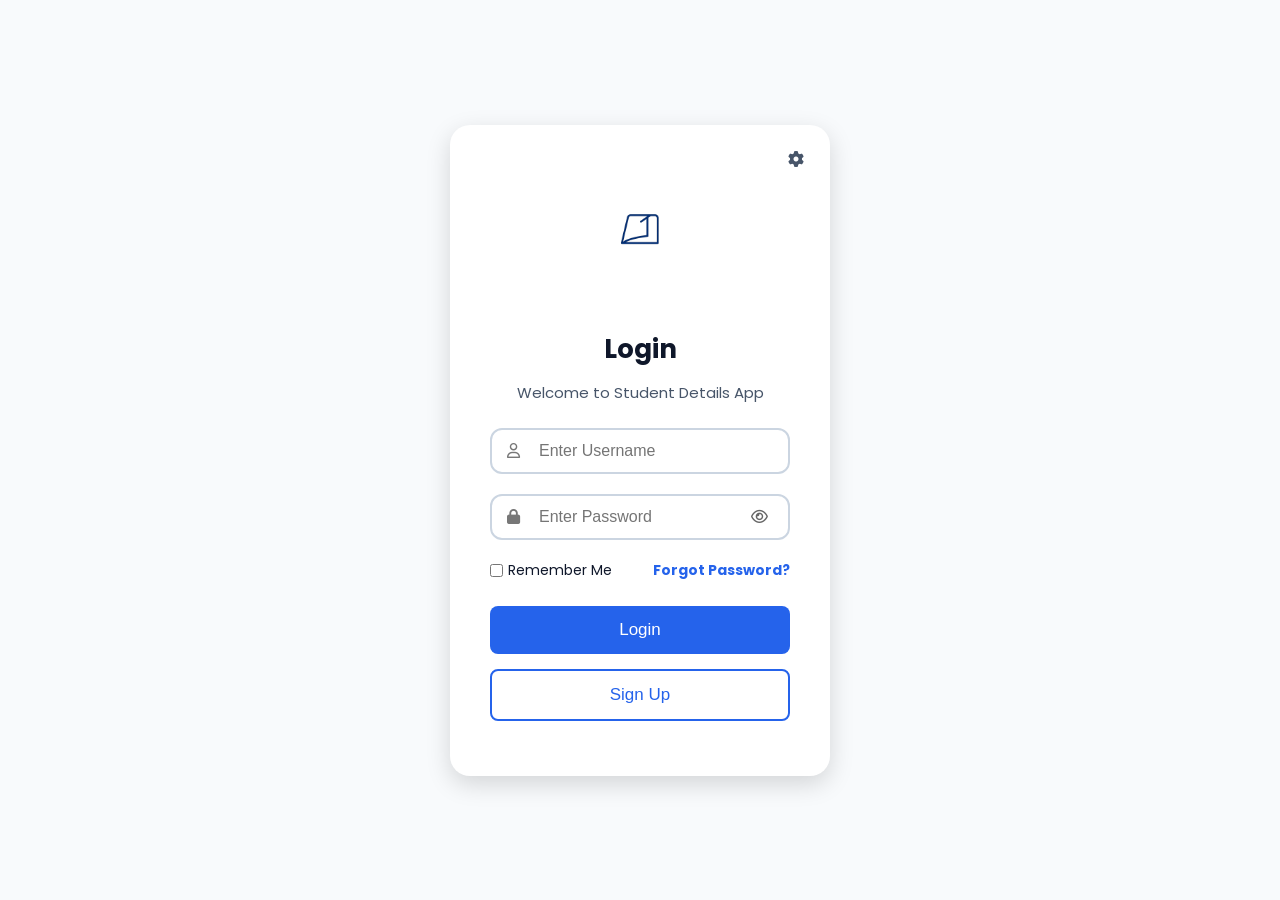
<file: index.html>
<!DOCTYPE html>
<!-- ==========================================================
     Root redirect for GitHub Pages

     GitHub Pages serves whatever is at the repo root. This
     project's real entry point is addedFiles/html/index.html
     (the login page), not the repo root itself - without this
     file, Pages had no index.html to serve and fell back to
     rendering README.md as a plain webpage instead of loading
     the app.

     This file just bounces the visitor straight to the real
     login page, both via an instant JS redirect and a
     <meta http-equiv="refresh"> fallback for anyone with
     JavaScript disabled (and a manual link as a last resort).
     ========================================================== -->
<html lang="en">
<head>
    <meta charset="UTF-8">
    <meta http-equiv="refresh" content="0; url=addedFiles/html/index.html">
    <title>Student Management System</title>
    <script>
        window.location.replace("addedFiles/html/index.html");
    </script>
</head>
<body>
    <p>Redirecting to the <a href="addedFiles/html/index.html">Student Management System</a>...</p>
</body>
</html>
</file>
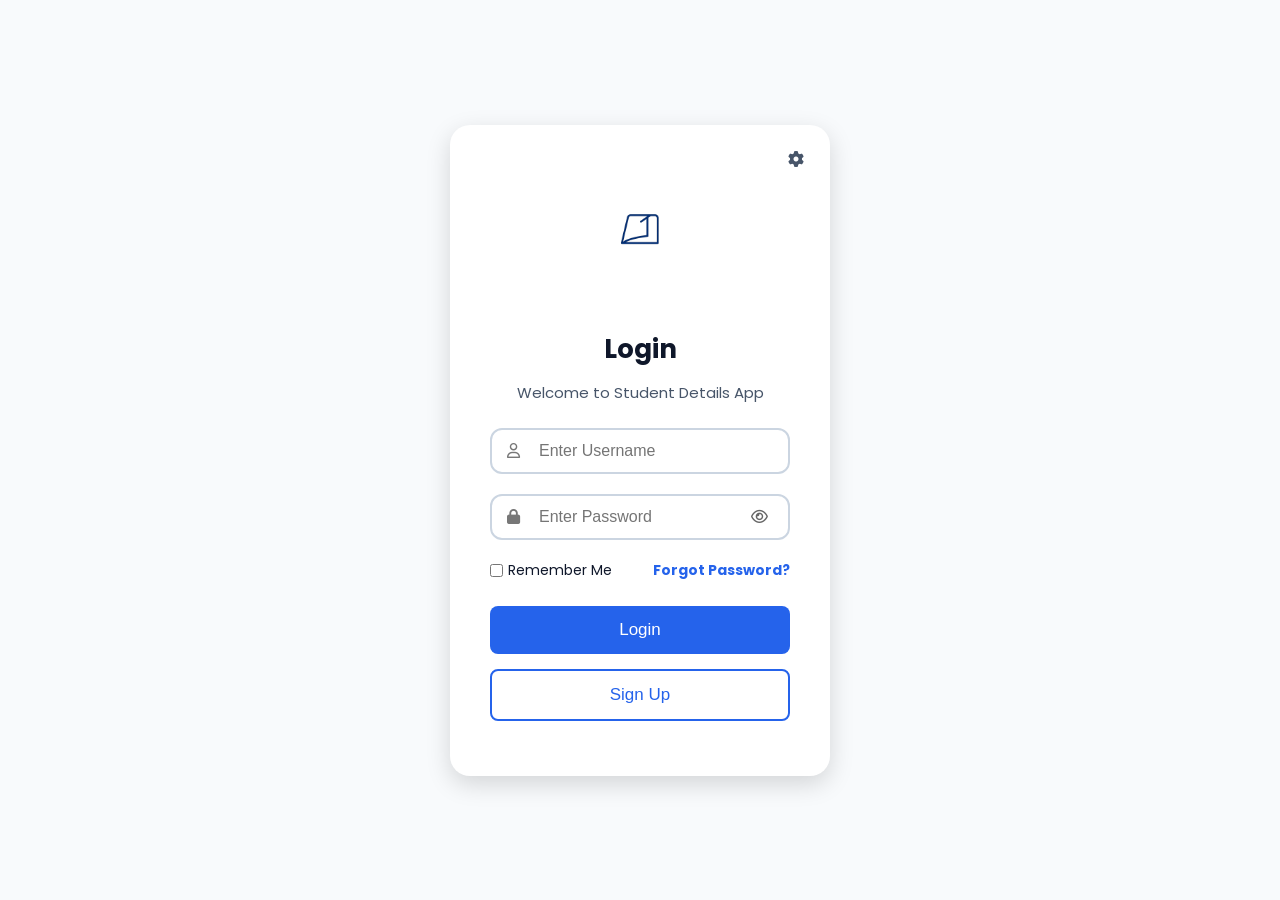
<file: addedFiles/html/index.html>
<!DOCTYPE html>
<!-- ==========================================================
     CONNECTION FIX - what changed in this pass (folder
     structure was NOT changed; only the references below)
     ==========================================================

     Every <script src="../js/application/...js"> tag on this
     page pointed one folder too deep: Config.js, StorageService.js, DataService.js and login.js actually live
     directly under www4/addedFiles/js/, not under an
     "application" sub-folder - so those tags 404'd and none of
     that code ever ran. Fixed by pointing each tag at
     ../js/...js instead, without moving a single file.

     Also added <script src="../js/DataService.js">, which did
     not exist anywhere in the project - see DataService.js for
     details.
     ==========================================================

     FORGOT PASSWORD PAGE (this pass)
     ==========================================================

     Removed the #forgotPasswordOverlay popup and all of its
     markup (both steps, the close/cancel buttons). Forgot
     Password now lives on its own page,
     addedFiles/html/forgotpassword.html - the same pattern
     already used for Sign Up (signup.html). "Forgot Password?"
     below is now a plain link to that page; see login.js for
     the (much simpler) click handler.

     ==========================================================
     CASE-SENSITIVITY FIX (this pass)
     ==========================================================

     The link below pointed at "forgotPassword.html" (capital
     P), but the real file on disk is "forgotpassword.html"
     (all lowercase) - see addedFiles/js/service-worker.js's
     FILES_TO_CACHE, which already had the correct lowercase
     spelling. Windows/local dev servers are case-INsensitive,
     so this worked fine while testing locally - but GitHub
     Pages (and any Linux server) is case-sensitive, so this
     link 404'd there. Fixed to match the real filename exactly;
     no file was renamed.
     ========================================================== -->
<html lang="en">

<head>
    <link rel="manifest" href="../manifest.json">

    <meta name="theme-color" content="#123b8d">

    <meta charset="UTF-8">

    <meta name="viewport" content="width=device-width, initial-scale=1.0">

    <title>Student Management System - Login</title>

    <link rel="stylesheet" href="../login.css">

    <link rel="stylesheet" href="../common/common.css">

    <link rel="stylesheet"
          href="https://cdnjs.cloudflare.com/ajax/libs/font-awesome/6.5.2/css/all.min.css">

</head>

<body>

    <!-- ===========================
         Login Container
    ============================ -->

    <div class="container">

        <div class="login-card">

            <!-- Settings Button (Phase 3): reachable before
                 login so the Server URL / App Name / Logo can
                 be configured without signing in first. -->

            <button
                type="button"
                id="btnLoginSettings"
                class="login-settings-btn"
                title="Settings">

                <i class="fa-solid fa-gear"></i>

            </button>

            <!-- Logo -->

            <img
                id="loginLogo"
                src="../images/logo.png"
                alt="Student Management System Logo"
                class="logo">

            <!-- Login Title -->

            <h2 class="title" id="loginTitle">

                Login

            </h2>

            <p class="subtitle" id="loginSubtitle">

                Welcome to Student Management System

            </p>

            <!-- Username -->

            <div class="input-box">

                <i class="fa-regular fa-user"></i>

                <input
                    type="text"
                    id="username"
                    placeholder="Enter Username"
                    autocomplete="username">

            </div>

            <!-- Password -->

            <div class="input-box">

                <i class="fa-solid fa-lock"></i>

                <input
                    type="password"
                    id="password"
                    placeholder="Enter Password"
                    autocomplete="current-password">

                <i
                    class="fa-regular fa-eye"
                    id="togglePassword"></i>

            </div>

            <!-- Remember Me -->

            <div class="options">

                <label>

                    <input
                        type="checkbox"
                        id="rememberMe">

                    Remember Me

                </label>

                <a href="forgotpassword.html" id="forgotPasswordLink">
                      Forgot Password?
               </a>

            </div>

            <!-- Login Button -->

            <button
                type="button"
                id="loginBtn">

                Login

            </button>

            <!-- Sign Up Button -->

            <button
                type="button"
                class="signup"
                id="signupBtn">

                Sign Up

            </button>

            <!-- Biometric Login Buttons: hidden by default, only
                 shown by login.js when a credential is already
                 registered on this device for this biometric type. -->

            <button
                type="button"
                class="signup"
                id="btnFingerprintLogin"
                style="display:none;">

                <i class="fa-solid fa-fingerprint"></i>
                Login with Fingerprint

            </button>

            <button
                type="button"
                class="signup"
                id="btnFaceLogin"
                style="display:none;">

                <i class="fa-solid fa-face-smile"></i>
                Login with Face

            </button>

        </div>

    </div>


    <!-- JavaScript -->
    <!-- Common dependencies load first so login.js can use Session.login() / Session.logout() -->

    <script src="../js/Config.js"></script>

    <script src="../js/StorageService.js"></script>

    <script src="../js/DataService.js"></script>

    <script src="../common/common.js"></script>

<script src="../common/theme.js"></script>

    <script src="../common/settings.js"></script>

    <script src="../common/activity.js"></script>

    <script src="../common/navigation.js"></script>

    <script src="../common/session.js"></script>

    <script src="../common/register-sw.js"></script>
    
    <script src="../js/LegacyCompatShim.js"></script>

    <script src="../js/BiometricService.js"></script>

    <script src="../js/login.js"></script>

</body>

</html>
</file>
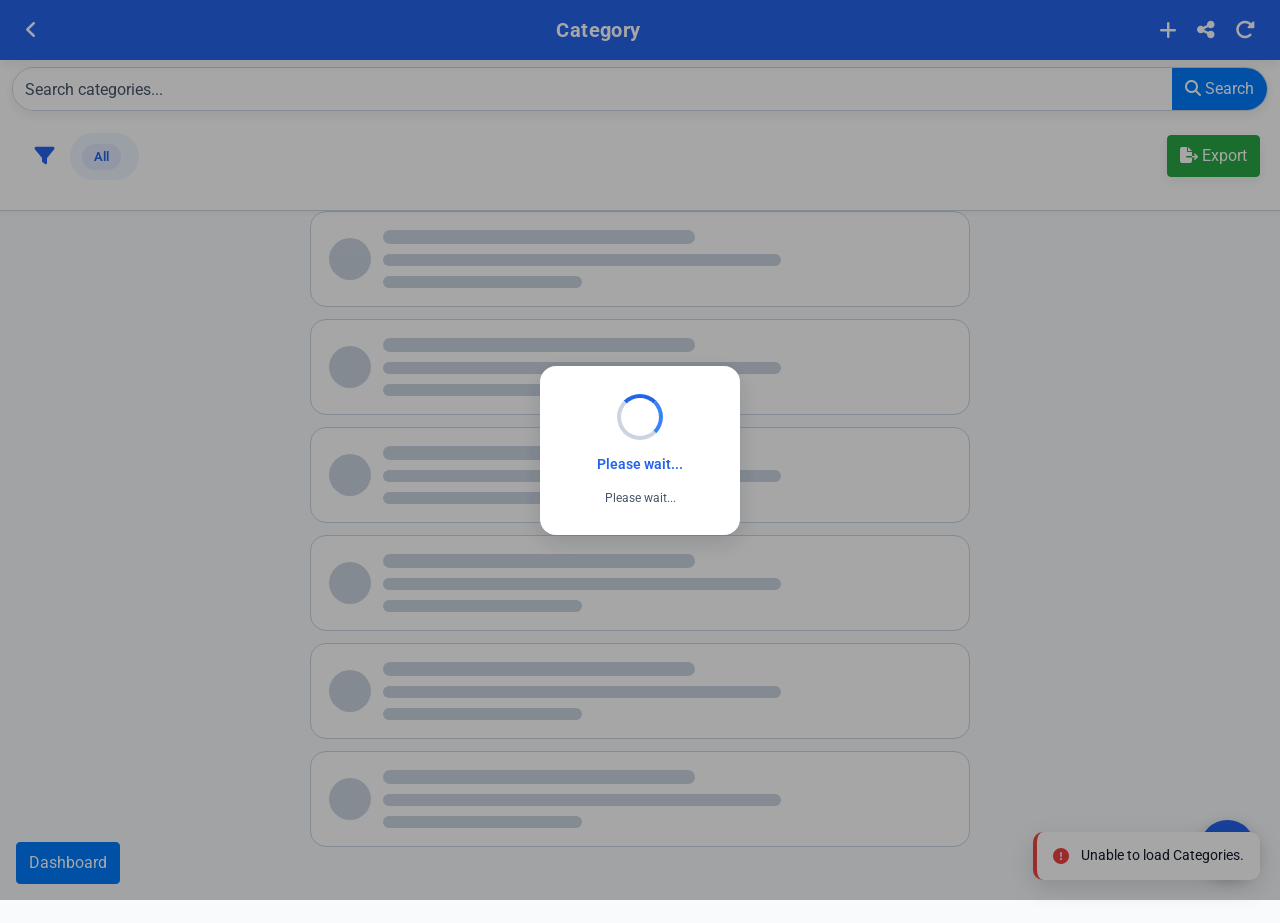
<file: html/categoryList.html>
<!DOCTYPE html>
<html lang="en">
<!-- --------------------------------------------------------
     CONNECTION FIX (mobile/desktop rendering): this page had
     no DOCTYPE and no opening html tag at all (it started
     straight at the head section), which makes browsers render
     it in "quirks mode" instead of standards mode - a common
     cause of inconsistent sizing/spacing between phone and
     desktop browsers. Added the standard, empty HTML5
     boilerplate here; nothing inside the head or body below
     was reordered or removed.
     -------------------------------------------------------- -->
<!-- ==========================================================
     CONNECTION FIX - what changed in this pass (folder
     structure was NOT changed; only the references below)
     ==========================================================

     1. Every <script src="../js/application/...">, <script
        src="../common/...">, <link href="../common/common.css">
        and <link rel="manifest" href="../manifest.json"> on
        this page pointed one folder too shallow. Config.js,
        StorageService.js, common.js, theme.js, navigation.js,
        session.js, register-sw.js, manifest.json and
        common.css actually live under www4/addedFiles/, not
        directly under www4/ - so every one of those tags 404'd
        and none of that shared code ever ran. Fixed by pointing
        each tag at ../addedFiles/... instead, without moving a
        single file.

     2. Added <script src=".../js/application/DataService.js">
        - this file did not exist anywhere in the project, so
        every DataService.* call on this page (loading the
        list, saving, deleting) threw "DataService is not
        defined" as soon as it ran. See DataService.js itself
        for the fix.

     3. Added jQuery and Bootstrap's JS bundle (matching the
        Bootstrap 4.6.2 CSS already linked above). This page's
        own script uses $(...) selectors and Bootstrap's
        .modal('show')/.modal('hide') for the Add/Edit/Filter/
        Info popups, but neither library was ever linked here.
     ========================================================== -->

<head>
	<meta charset="UTF-8">

	<link rel="manifest" href="../addedFiles/manifest.json">

    <!-- --------------------------------------------------------
         CONNECTION FIX (mobile): this page had no viewport meta
         tag at all, so phones rendered it at a fixed ~980px
         desktop width and zoomed out to fit it - buttons and text
         were tiny and hard to tap. Added the same viewport tag
         already used on dashboard/login/profile/settings/signup
         so this page scales correctly on a phone too.
         -------------------------------------------------------- -->

    <meta name="viewport" content="width=device-width, initial-scale=1.0">

    <meta name="theme-color" content="#123b8d">

    <link rel="stylesheet" href="../addedFiles/common/common.css">

    <!-- ------------------------------------------------------------
         Bootstrap and Font Awesome were never linked on this page,
         even though the markup below uses their classes (card,
         container-fluid, form-control, modal, fa-arrow-down, etc).
         Linking them here is the CSS fix for this page - no classes
         in the HTML below were changed.
         ------------------------------------------------------------ -->

    <link rel="stylesheet"
        href="https://cdnjs.cloudflare.com/ajax/libs/twitter-bootstrap/4.6.2/css/bootstrap.min.css">

    <link rel="stylesheet"
        href="https://cdnjs.cloudflare.com/ajax/libs/font-awesome/6.5.2/css/all.min.css">
</head>

<body onload="onBackPress();">

<!-- ------------------------------------------------------------
     CONNECTION FIX: this button used to sit between </head> and
     <body> - not valid HTML anywhere, and with no CSS class at
     all. Browsers "fix" invalid markup like that by moving it to
     be the very first thing inside <body>, unstyled. On this
     page that accidentally ended up hidden behind the header
     below (the header uses position:fixed and happens to sit in
     exactly the same spot), but on a page where the header failed
     to load for any reason, this button was the ONLY thing
     visible - a plain, unstyled "Dashboard" box and nothing else.
     Moved inside <body> (which is valid) and given the same
     .btn/.btn-primary classes already used elsewhere, fixed to
     the bottom-left corner so it never overlaps the header, the
     Add button, or the existing bottom-right controls. The click
     handler (goDashboard(), wired further down this file) was not
     changed. -->

<button id="btnDashboard" class="btn btn-primary"
    style="position:fixed; left:16px; bottom:16px; z-index:950;">
    Dashboard
</button>


  <main class="main-container" style="width: 100%; height: 100%">




	<!-- -------------------------------------------------------------------------------------------------------------------------------- -->


	<!-- List -->
	<div id="list_id" class="list-container" style="padding-bottom: 4em !important;padding-top: 3.8rem;"></div>
	<!-- List -->


	<!-- --------------------------------------------------------------------------------------------------------------------------------- -->





	<!-- -------------------------------------------------------------------------------------------------------------------------- -->


	<!-- ==========================================================
	     ROUND 3 FIX - stray "Dashboard | Close" bar at bottom
	     ----------------------------------------------------------
	     aria-hidden="true" only hides this button from screen
	     readers - it does NOT hide it visually, and this button
	     sits directly in the page's normal document flow (it is
	     not inside any modal-content). With no display:none/hidden
	     attribute, it rendered as a small clickable "x" right after
	     the list, next to the fixed Dashboard button, which is what
	     showed up as an unexplained bar at the bottom of the page.
	     Added an explicit style="display:none;" so it is actually
	     hidden, exactly as its own comment always said it should
	     be. Nothing in Category.script.js/CategoryHTML.script.js
	     calls .click() on this element, so hiding it removes no
	     functionality.
	     ========================================================== -->
	<!-- Hidden Close Button to programmitically close the modals -->
	<button type="button" class="close" data-dismiss="modal" aria-label="Close" aria-hidden="true" style="display:none;"></button>
	<!-- Hidden Close Button to programmitically close the modals -->

	<!-- -------------------------------------------------------------------------------------------------------------------------- -->



	<!-- -------------------------------------------------------------------------------------------------------------------------- -->

	<!-- ==========================================================
	     PRIORITY 3 / 6 FIX - Floating pagination button
	     ----------------------------------------------------------
	     This used to be a bare "#bottom_target_span" scroll-to-
	     bottom anchor with no id and no click handler of its own -
	     it could never have navigated anywhere by itself, but it
	     also never did anything useful like paging. Turned into a
	     real button (id="btn_float_next_page") wired up in
	     onListDocumentReady() to simply trigger the real Prev/Next
	     pagination bar's own Next button (already correctly bound
	     to fetch the next 100 records) - so there is exactly one
	     piece of pagination logic, never a second competing one,
	     and this control can never fall back to opening Dashboard
	     or any other page.
	     ========================================================== -->
	<button type="button" id="btn_float_next_page" class="float-button" title="Next Page" aria-label="Next Page">
		<i class="fa fa-arrow-down"></i>
	</button>

	<!-- -------------------------------------------------------------------------------------------------------------------------- -->



	<!-- -------------------------------------------------------------------------------------------------------------------------- -->
	<!-- Modal for Add/Edit Details -->
	<div class="modal editDetails fade" id="edit_details" tabindex="-1" role="dialog" aria-labelledby="edit_details">	
	  <div class="modal-dialog" role="document">
		<div class="modal-content">

		  <!-- Modal Header -->
		  <div class="modal-header">
			<h4 class="modal-title" id="edit_details_title" style="font-size: x-large;">Category</h4>
			<button type="button" class="close" aria-label="Close" id="add_edit_header_close"><span
				aria-hidden="true">&times;</span></button>
		  </div>
		  <!-- Modal Header -->

		  <!-- Modal Body -->
		  <div class="modal-body">

			<!-- CodeGeneration is working for the div below -->
			<div class="popup_container">


	<div class="form-group" hidden>

		<label class="form-control-label" >Category Id</label>

		<input type="text" id="category_id" class="form-control" value="0" readonly>
	</div>

	<div class="form-group">

		<label class="form-control-label" >Name</label>

		<input type="text" id="name" class="form-control" placeholder="Please Enter Name" required>
	</div>


	<div class="form-group">

		<label class="form-control-label" >Organization Id</label>

		<input type="text" id="organization_id" class="form-control" placeholder="Please Enter Organization Id" required>
	</div>


			</div>

		  </div>
		  <!-- /Modal Body -->
			<!-- Modal Footer -->
			<div class="modal-footer" style="display: block; padding-bottom: 0;">
				<!-- Save and Close Fixed Row -->
				<div class="row">
					<div class="col" id="save_div" style="display: none;">
						<div class="form-group">
							<button style="background-color: var(--app-theme-color);
									  color: aliceblue;
									  font-weight: bolder;" class="form-control" data-theme="a" id="save_data">Save </button>
						</div>
					</div>
					<div class="col">
						<div class="form-group">
							<button style="background-color: var(--app-theme-color);
									  color: aliceblue;
									  font-weight: bolder;" class="form-control" id="add_edit_footer_close">Close </button>
						</div>
					</div>
				</div>
				<!-- /Save and Close Fixed Row -->
			</div>
			<!-- /Modal Footer -->

		</div><!-- /modal-content -->
	  </div><!-- /modal-dialog -->
	</div><!-- /modal -->
	<!-- /Modal for Edit Details -->
	<!-- -------------------------------------------------------------------------------------------------------------------------- -->

<!-- -------------------------------------------------------------------------------------------------------------------------- -->
<!-- Modal for Filter -->
<div class="modal fade" id="modal_filter" tabindex="-1" role="dialog" aria-labelledby="modal-notification">
	<div class="modal-dialog modal-danger modal-dialog-centered modal-10" role="document">
		<div class="modal-content bg-white">
			<!-- Modal Header -->
			<div class="modal-header" style="border-bottom: solid;
			border-bottom-color: #dee2e6;">
				<h2 class="modal-title" id="settings-title" style="color: #181a63;">Filter Categorys</h2>
				<button type="button" class="close" data-dismiss="modal" aria-label="Close"> <span aria-hidden="true" style="color: black; font-size: xx-large;">&times;</span> </button>
			</div>
			<!-- Modal Header -->
		  <div class="modal-body" style="padding-top: 5px; padding-bottom: 0;">


			<div class="form-group">
			  <p class="form-control-label m-b-5 filter-modal-label">Organization</p>
			  <select id="filter_organization_id" class="form-control">
				<option value="0">Select All</option>
			  </select>
			</div>

		  </div>
		  <!-- Modal Footer -->
		  <div class="modal-footer" style="justify-content: center; padding: 0.5rem;">

			<div class="row" style="width: 95%;">
			  <div class="col">
				<div class="form-group">
				  <button style="background-color: var(--app-theme-color);
					  color: aliceblue;
					  font-weight: bolder;" class="form-control" id="btn_filter">Apply
				  </button>
				</div>
			  </div>
			</div>
		  </div>
		  <!-- Modal Footer -->

		</div>
	  </div>
	</div>
	<!-- Modal for Filter -->
	<!-- -------------------------------------------------------------------------------------------------------------------------- -->



<!-- ------------------------------------------------------------------------------------------------ -->
<!-- Modal for Show Info -->
<div class="modal adDetails fade" id="list_details" tabindex="-1" role="dialog" aria-labelledby="list_details">
	<div class="modal-dialog" role="document">
		<div class="modal-content">
			<!-- Modal Header -->
			<div class="modal-header">
				<h4 class="modal-title" id="list_details_title" style="font-size: x-large;">Category Info</h4>
				<button type="button" class="close" data-dismiss="modal" aria-label="Close"><span aria-hidden="true">&times;</span></button>
			</div>
			<!-- /Modal Header -->
			<!-- Modal Body -->
			<div class="modal-body" style="padding: 20px;">
				<div class="info-card">

					<div class="info-card-row" id="category_category_id">
						<span class="info-card-icon"><i class="fa-solid fa-hashtag"></i></span>
						<span class="info-card-text">
							<span class="info-card-label">Category</span>
							<span class="info-card-value" id="lbl_category_id"></span>
						</span>
					</div>

					<div class="info-card-row" id="category_name">
						<span class="info-card-icon"><i class="fa-solid fa-tag"></i></span>
						<span class="info-card-text">
							<span class="info-card-label">Name</span>
							<span class="info-card-value" id="lbl_name"></span>
						</span>
					</div>

					<div class="info-card-row" id="category_organization_id">
						<span class="info-card-icon"><i class="fa-solid fa-building-columns"></i></span>
						<span class="info-card-text">
							<span class="info-card-label">Organization</span>
							<span class="info-card-value" id="lbl_organization_id"></span>
						</span>
					</div>

					<!-- WHY: Category.gs's getCategoryById response only ever included
					     categoryId/categoryName/organization/description - no
					     createdDate/lastUpdated field exists on the Sheet, so those
					     rows would have nothing real to show. Description IS part of
					     the real backend response, so it is wired up here instead. -->
					<div class="info-card-row" id="category_description">
						<span class="info-card-icon"><i class="fa-solid fa-align-left"></i></span>
						<span class="info-card-text">
							<span class="info-card-label">Description</span>
							<span class="info-card-value" id="lbl_description"></span>
						</span>
					</div>

				</div>
			</div>
			<!-- /Modal Body -->
			<!-- Modal Footer -->
			<div class="modal-footer" style="display: block; padding-bottom: 0;">
				<div class="row">
					<div class="col">
						<div class="form-group">
							<button style="background-color: var(--app-theme-color);
						  color: aliceblue;
						  font-weight: bolder;" class="form-control" onclick="$('#list_details').modal('hide');">Close </button>
						</div>
					</div>
				</div>
			</div>
			<!-- /Modal Footer -->
		</div>
		<!-- /modal-content -->
	</div>
	<!-- /modal-dialog -->
</div>
<!-- /modal -->
<!-- /Modal for Show Info -->
<!-- ------------------------------------------------------ -->

	<!-- This span is for scroll down button target -->
	<span id="bottom_target_span"></span>
  </main>
</body>

<!-- Navigate to Dashboard using the shared navigation helper (no direct window.location.href) -->
<script>

document.getElementById("btnDashboard").onclick = function () {
    goDashboard();
};
</script>

<!-- ------------------------------------------------------------
     CONNECTION FIX: this page's own script ($ selectors,
     .modal('show')/.modal('hide') for the Add/Edit/Filter/Info
     popups) has always required jQuery and Bootstrap's JS, but
     neither was ever linked here (only the Bootstrap CSS was).
     Adding them, in the same 4.6.2 version as the Bootstrap CSS
     already linked above, before any other page script runs.
     ------------------------------------------------------------ -->

<script src="https://cdnjs.cloudflare.com/ajax/libs/jquery/3.7.1/jquery.min.js"></script>

<script src="https://cdnjs.cloudflare.com/ajax/libs/twitter-bootstrap/4.6.2/js/bootstrap.bundle.min.js"></script>

<script src="../addedFiles/js/Config.js"></script>

<script src="../addedFiles/js/StorageService.js"></script>

<script src="../addedFiles/js/DataService.js"></script>

<script src="../addedFiles/common/common.js"></script>

<script src="../addedFiles/common/theme.js"></script>

<script src="../addedFiles/common/settings.js"></script>

<script src="../addedFiles/common/navigation.js"></script>

<script src="../addedFiles/common/session.js"></script>

<script src="../addedFiles/common/register-sw.js"></script>

<script src="../js/application/Category.script.js"></script>

<script src="../addedFiles/js/LegacyCompatShim.js"></script>
<script src="../js/application/CategoryHTML.script.js"></script>

</html>
</file>
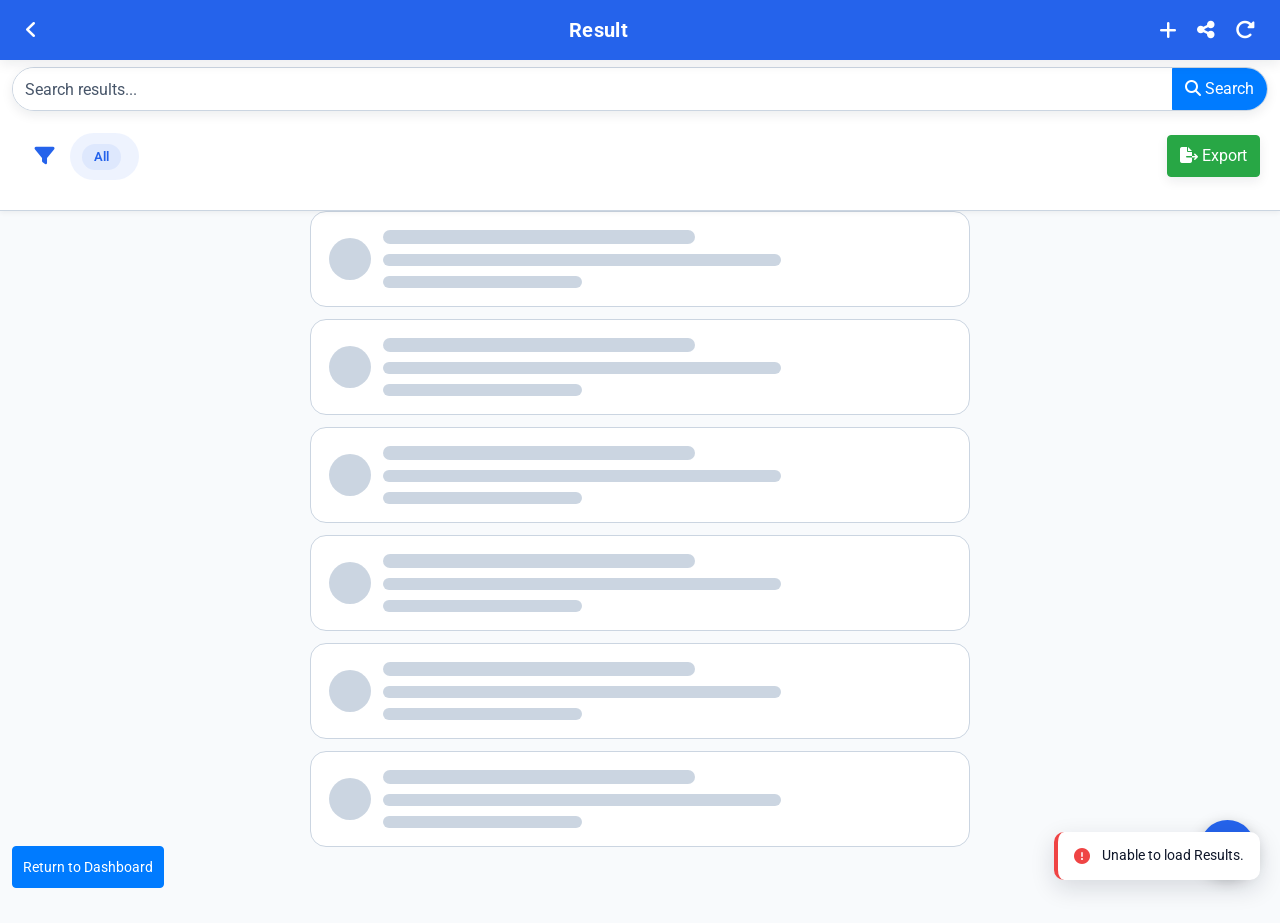
<file: html/resultList.html>
<!DOCTYPE html>
<html lang="en">
<!-- --------------------------------------------------------
     CONNECTION FIX (mobile/desktop rendering): this page had
     no DOCTYPE and no opening html tag at all (it started
     straight at the head section), which makes browsers render
     it in "quirks mode" instead of standards mode - a common
     cause of inconsistent sizing/spacing between phone and
     desktop browsers. Added the standard, empty HTML5
     boilerplate here; nothing inside the head or body below
     was reordered or removed.
     -------------------------------------------------------- -->
<!-- ==========================================================
     CONNECTION FIX - what changed in this pass (folder
     structure was NOT changed; only the references below)
     ==========================================================

     1. Every <script src="../js/application/...">, <script
        src="../common/...">, <link href="../common/common.css">
        and <link rel="manifest" href="../manifest.json"> on
        this page pointed one folder too shallow. Config.js,
        StorageService.js, common.js, theme.js, navigation.js,
        session.js, register-sw.js, manifest.json and
        common.css actually live under www4/addedFiles/, not
        directly under www4/ - so every one of those tags 404'd
        and none of that shared code ever ran. Fixed by pointing
        each tag at ../addedFiles/... instead, without moving a
        single file.

     2. Added <script src=".../js/application/DataService.js">
        - this file did not exist anywhere in the project, so
        every DataService.* call on this page (loading the
        list, saving, deleting) threw "DataService is not
        defined" as soon as it ran. See DataService.js itself
        for the fix.

     3. Added jQuery and Bootstrap's JS bundle (matching the
        Bootstrap 4.6.2 CSS already linked above). This page's
        own script uses $(...) selectors and Bootstrap's
        .modal('show')/.modal('hide') for the Add/Edit/Filter/
        Info popups, but neither library was ever linked here.
     ========================================================== -->

<head>
	<meta charset="UTF-8">
 
	<link rel="manifest" href="../addedFiles/manifest.json">

    <!-- --------------------------------------------------------
         CONNECTION FIX (mobile): this page had no viewport meta
         tag at all, so phones rendered it at a fixed ~980px
         desktop width and zoomed out to fit it - buttons and text
         were tiny and hard to tap. Added the same viewport tag
         already used on dashboard/login/profile/settings/signup
         so this page scales correctly on a phone too.
         -------------------------------------------------------- -->

    <meta name="viewport" content="width=device-width, initial-scale=1.0">

   <meta name="theme-color" content="#123b8d">

   <link rel="stylesheet" href="../addedFiles/common/common.css">

    <!-- ------------------------------------------------------------
         Bootstrap and Font Awesome were never linked on this page,
         even though the markup below uses their classes (card,
         container-fluid, form-control, modal, fa-arrow-down, etc).
         Linking them here is the CSS fix for this page - no classes
         in the HTML below were changed.
         ------------------------------------------------------------ -->

    <link rel="stylesheet"
        href="https://cdnjs.cloudflare.com/ajax/libs/twitter-bootstrap/4.6.2/css/bootstrap.min.css">

    <link rel="stylesheet"
        href="https://cdnjs.cloudflare.com/ajax/libs/font-awesome/6.5.2/css/all.min.css">
</head>


<body onload="onBackPress();">

<!-- ------------------------------------------------------------
     CONNECTION FIX: this button used to sit between </head> and
     <body> - not valid HTML anywhere, and with no CSS class at
     all. Browsers "fix" invalid markup like that by moving it to
     be the very first thing inside <body>, unstyled. On this
     page that accidentally ended up hidden behind the header
     below (the header uses position:fixed and happens to sit in
     exactly the same spot), but on a page where the header failed
     to load for any reason, this button was the ONLY thing
     visible - a plain, unstyled "Dashboard" box and nothing else.
     Moved inside <body> (which is valid) and given the same
     .btn/.btn-primary classes already used elsewhere, fixed to
     the bottom-left corner so it never overlaps the header, the
     Add button, or the existing bottom-right controls. The click
     handler (goDashboard(), wired further down this file) was not
     changed. -->

<button id="btnDashboard" class="btn btn-primary"
    style="position:fixed; left:12px; bottom:calc(12px + env(safe-area-inset-bottom)); z-index:950; font-size: 0.85rem; padding: 6px 10px;">
    Return to Dashboard
</button>


  <main class="main-container" style="width: 100%; height: 100%">




	<!-- -------------------------------------------------------------------------------------------------------------------------------- -->


	<!-- List -->
	<div id="list_id" class="list-container" style="padding-bottom: 4em !important;padding-top: 3.8rem;"></div>
	<!-- List -->


	<!-- --------------------------------------------------------------------------------------------------------------------------------- -->





	<!-- -------------------------------------------------------------------------------------------------------------------------- -->


	<!-- Hidden Close Button to programmitically close the modals -->
	<button type="button" class="close" data-dismiss="modal" aria-label="Close" aria-hidden="true"></button>
	<!-- Hidden Close Button to programmitically close the modals -->

	<!-- -------------------------------------------------------------------------------------------------------------------------- -->



	<!-- -------------------------------------------------------------------------------------------------------------------------- -->

	<!-- ==========================================================
	     PRIORITY 3 / 6 FIX - Floating pagination button
	     ----------------------------------------------------------
	     This used to be a bare "#bottom_target_span" scroll-to-
	     bottom anchor with no id and no click handler of its own -
	     it could never have navigated anywhere by itself, but it
	     also never did anything useful like paging. Turned into a
	     real button (id="btn_float_next_page") wired up in
	     onListDocumentReady() to simply trigger the real Prev/Next
	     pagination bar's own Next button (already correctly bound
	     to fetch the next 100 records) - so there is exactly one
	     piece of pagination logic, never a second competing one,
	     and this control can never fall back to opening Dashboard
	     or any other page.
	     ========================================================== -->
	<button type="button" id="btn_float_next_page" class="float-button" title="Next Page" aria-label="Next Page">
		<i class="fa fa-arrow-down"></i>
	</button>

	<!-- -------------------------------------------------------------------------------------------------------------------------- -->



	<!-- -------------------------------------------------------------------------------------------------------------------------- -->
	<!-- Modal for Add/Edit Details -->
	<div class="modal editDetails fade" id="edit_details" tabindex="-1" role="dialog" aria-labelledby="edit_details">	
	  <div class="modal-dialog" role="document">
		<div class="modal-content">

		  <!-- Modal Header -->
		  <div class="modal-header">
			<h4 class="modal-title" id="edit_details_title" style="font-size: x-large;">Result</h4>
			<button type="button" class="close" aria-label="Close" id="add_edit_header_close"><span
				aria-hidden="true">&times;</span></button>
		  </div>
		  <!-- Modal Header -->

		  <!-- Modal Body -->
		  <div class="modal-body">

			<!-- CodeGeneration is working for the div below -->
			<div class="popup_container">


	<div class="form-group" hidden>

		<label class="form-control-label" >Result Id</label>

		<input type="text" id="result_id" class="form-control" value="0" readonly>
	</div>

	<div class="form-group">

		<label class="form-control-label" >Student</label>

		<select id = "student_id" class = "form-control" ></select>
	</div>

	<div class="form-group">

		<label class="form-control-label" >Exam</label>

		<input type="text" id="exam_name" class="form-control" placeholder="e.g. First Term Examination" required>
	</div>

	<div class="form-group">

		<label class="form-control-label" >Subject</label>

		<input type="text" id="subject" class="form-control" placeholder="Please Enter Subject" required>
	</div>

	<div class="form-group" >

		<label class="form-control-label" >Marks</label>

		<input type="number" id="marks_obtained" class="form-control" value="0" >
	</div>

	<div class="form-group" >

		<label class="form-control-label" >Grade</label>

		<input type="text" id="grade" class="form-control" placeholder="e.g. A, A+, B" >
	</div>

	<div class="form-group">

		<label class="form-control-label" >Result</label>

		<select id = "result_status" class = "form-control" >
			<option value="">-- Select --</option>
			<option value="Pass">Pass</option>
			<option value="Fail">Fail</option>
		</select>
	</div>

			</div>

		  </div>
		  <!-- /Modal Body -->
			<!-- Modal Footer -->
			<div class="modal-footer" style="display: block; padding-bottom: 0;">
				<!-- Save and Close Fixed Row -->
				<div class="row">
					<div class="col" id="save_div" style="display: none;">
						<div class="form-group">
							<button style="background-color: var(--app-theme-color);
									  color: aliceblue;
									  font-weight: bolder;" class="form-control" data-theme="a" id="save_data">Save </button>
						</div>
					</div>
					<div class="col">
						<div class="form-group">
							<button style="background-color: var(--app-theme-color);
									  color: aliceblue;
									  font-weight: bolder;" class="form-control" id="add_edit_footer_close">Close </button>
						</div>
					</div>
				</div>
				<!-- /Save and Close Fixed Row -->
			</div>
			<!-- /Modal Footer -->

		</div><!-- /modal-content -->
	  </div><!-- /modal-dialog -->
	</div><!-- /modal -->
	<!-- /Modal for Edit Details -->
	<!-- -------------------------------------------------------------------------------------------------------------------------- -->

<!-- -------------------------------------------------------------------------------------------------------------------------- -->
<!-- Modal for Filter -->
<div class="modal fade" id="modal_filter" tabindex="-1" role="dialog" aria-labelledby="modal-notification">
	<div class="modal-dialog modal-danger modal-dialog-centered modal-10" role="document">
		<div class="modal-content bg-white">
			<!-- Modal Header -->
			<div class="modal-header" style="border-bottom: solid;
			border-bottom-color: #dee2e6;">
				<h2 class="modal-title" id="settings-title" style="color: #181a63;">Filter Results</h2>
				<button type="button" class="close" data-dismiss="modal" aria-label="Close"> <span aria-hidden="true" style="color: black; font-size: xx-large;">&times;</span> </button>
			</div>
			<!-- Modal Header -->
		  <div class="modal-body" style="padding-top: 5px; padding-bottom: 0;">

			<div class="form-group">
			  <p class="form-control-label m-b-5 filter-modal-label">Exam</p>
			  <select id="filter_exam_name" class="form-control">
				<option value="0">Select All</option>
			  </select>
			</div>

			<div class="form-group">
			  <p class="form-control-label m-b-5 filter-modal-label">Result</p>
			  <select id="filter_result" class="form-control">
				<option value="0">All</option>
			  </select>
			</div>

		  </div>
		  <!-- Modal Footer -->
		  <div class="modal-footer" style="justify-content: center; padding: 0.5rem;">

			<div class="row" style="width: 95%;">
			  <div class="col">
				<div class="form-group">
				  <button style="background-color: var(--app-theme-color);
					  color: aliceblue;
					  font-weight: bolder;" class="form-control" id="btn_filter">Apply
				  </button>
				</div>
			  </div>
			</div>
		  </div>
		  <!-- Modal Footer -->

		</div>
	  </div>
	</div>
	<!-- Modal for Filter -->
	<!-- -------------------------------------------------------------------------------------------------------------------------- -->



<!-- ------------------------------------------------------------------------------------------------ -->
<!-- Modal for Show Info -->
<div class="modal adDetails fade" id="list_details" tabindex="-1" role="dialog" aria-labelledby="list_details">
	<div class="modal-dialog" role="document">
		<div class="modal-content">
			<!-- Modal Header -->
			<div class="modal-header">
				<h4 class="modal-title" id="list_details_title" style="font-size: x-large;">Result Info</h4>
				<button type="button" class="close" data-dismiss="modal" aria-label="Close"><span aria-hidden="true">&times;</span></button>
			</div>
			<!-- /Modal Header -->
			<!-- Modal Body -->
			<div class="modal-body" style="padding: 0;"> <span class="clear-60px" style="padding-top: 120px;"></span>
				<div class="container-fluid" style="margin-bottom: 4rem !important;">
					<div class="container-fluid mt--7">
						<div class="row">
							<!-- Result data -->

							<div class="col-xl-8 order-xl-1">
								<div class="card bg-secondary shadow">
									<div class="card-header bg-white border-0">
										<div class="row align-items-center">
											<div class="col text-center">
												<h3 class="mb-0">
							  <span id="lbl_first_name" style="font-weight: 800;font-size: large;"></span>
							  <span id="lbl_last_name" style="font-weight: 800;font-size: large;"></span>
							</h3> </div>
										</div>
									</div>
									<!-- Body -->
									<div class="card-body">
										<div class="pl-xl-4">
											<div class="card-body box-shadow">


												<p id="result_result_id" style="font-weight: 500;"> <span>
													<span style="font-weight: 800;">Result: </span> <span id="lbl_result_id"></span> </span> </p>

												<p id="result_student_name" style="font-weight: 500;"> <span>
													<span style="font-weight: 800;">Student: </span> <span id="lbl_student_name"></span> </span> </p>

												<p id="result_exam_name" style="font-weight: 500;"> <span>
													<span style="font-weight: 800;">Exam: </span> <span id="lbl_exam_name"></span> </span> </p>

												<p id="result_subject" style="font-weight: 500;"> <span>
													<span style="font-weight: 800;">Subject: </span> <span id="lbl_subject"></span> </span> </p>

												<p id="result_marks_obtained" style="font-weight: 500;"> <span>
													<span style="font-weight: 800;">Marks: </span> <span id="lbl_marks_obtained"></span> </span> </p>

												<p id="result_grade" style="font-weight: 500;"> <span>
													<span style="font-weight: 800;">Grade: </span> <span id="lbl_grade"></span> </span> </p>

												<p id="result_result_status" style="font-weight: 500;"> <span>
													<span style="font-weight: 800;">Result: </span> <span id="lbl_result"></span> </span> </p>

											</div>
										</div>
									</div>
									<!-- /Body -->
								</div>
							</div>
							<!-- /Data -->
						</div>
					</div>
				</div>
			</div>
			<!-- /Modal Body -->
			<!-- Modal Footer -->
			<div class="modal-footer" style="display: block; padding-bottom: 0;">
				<div class="row">
					<div class="col-6">
						<div class="form-group">
							<!-- Phase 6 (Share feature) - handled by
							     CommonUtils.shareContent() (Web Share API,
							     copy-to-clipboard fallback). Click handler
							     bound in onInfoViewDocumentReady() in
							     Result.script.js. -->
							<button id="share_result_details" type="button" style="background-color: var(--app-theme-color);
						  color: aliceblue;
						  font-weight: bolder;" class="form-control"><i class="fa-solid fa-share-nodes"></i> Share </button>
						</div>
					</div>
					<div class="col-6">
						<div class="form-group">
							<button style="background-color: var(--app-theme-color);
						  color: aliceblue;
						  font-weight: bolder;" class="form-control" onclick="$('#list_details').modal('hide');">Close </button>
						</div>
					</div>
				</div>
			</div>
			<!-- /Modal Footer -->
		</div>
		<!-- /modal-content -->
	</div>
	<!-- /modal-dialog -->
</div>
<!-- /modal -->
<!-- /Modal for Show Info -->
<!-- ------------------------------------------------------ -->

	<!-- This span is for scroll down button target -->
	<span id="bottom_target_span"></span>
  </main>
</body>

<!-- Navigate to Dashboard using the shared navigation helper (no direct window.location.href) -->
<script>
document.getElementById("btnDashboard").onclick = function () {
    goDashboard();
};
</script>

<!-- ------------------------------------------------------------
     CONNECTION FIX: this page's own script ($ selectors,
     .modal('show')/.modal('hide') for the Add/Edit/Filter/Info
     popups) has always required jQuery and Bootstrap's JS, but
     neither was ever linked here (only the Bootstrap CSS was).
     Adding them, in the same 4.6.2 version as the Bootstrap CSS
     already linked above, before any other page script runs.
     ------------------------------------------------------------ -->

<script src="https://cdnjs.cloudflare.com/ajax/libs/jquery/3.7.1/jquery.min.js"></script>

<script src="https://cdnjs.cloudflare.com/ajax/libs/twitter-bootstrap/4.6.2/js/bootstrap.bundle.min.js"></script>

<script src="../addedFiles/js/Config.js"></script>

<script src="../addedFiles/js/StorageService.js"></script>

<script src="../addedFiles/js/DataService.js"></script>

<script src="../addedFiles/common/common.js"></script>

<script src="../addedFiles/common/theme.js"></script>

<script src="../addedFiles/common/settings.js"></script>

<script src="../addedFiles/common/navigation.js"></script>

<script src="../addedFiles/common/session.js"></script>

<script src="../addedFiles/common/register-sw.js"></script>

<script src="../js/application/Student.script.js"></script>

<script src="../js/application/Result.script.js"></script>

<script src="../addedFiles/js/LegacyCompatShim.js"></script>
<script src="../js/application/ResultHTML.script.js"></script>

</html>
</file>
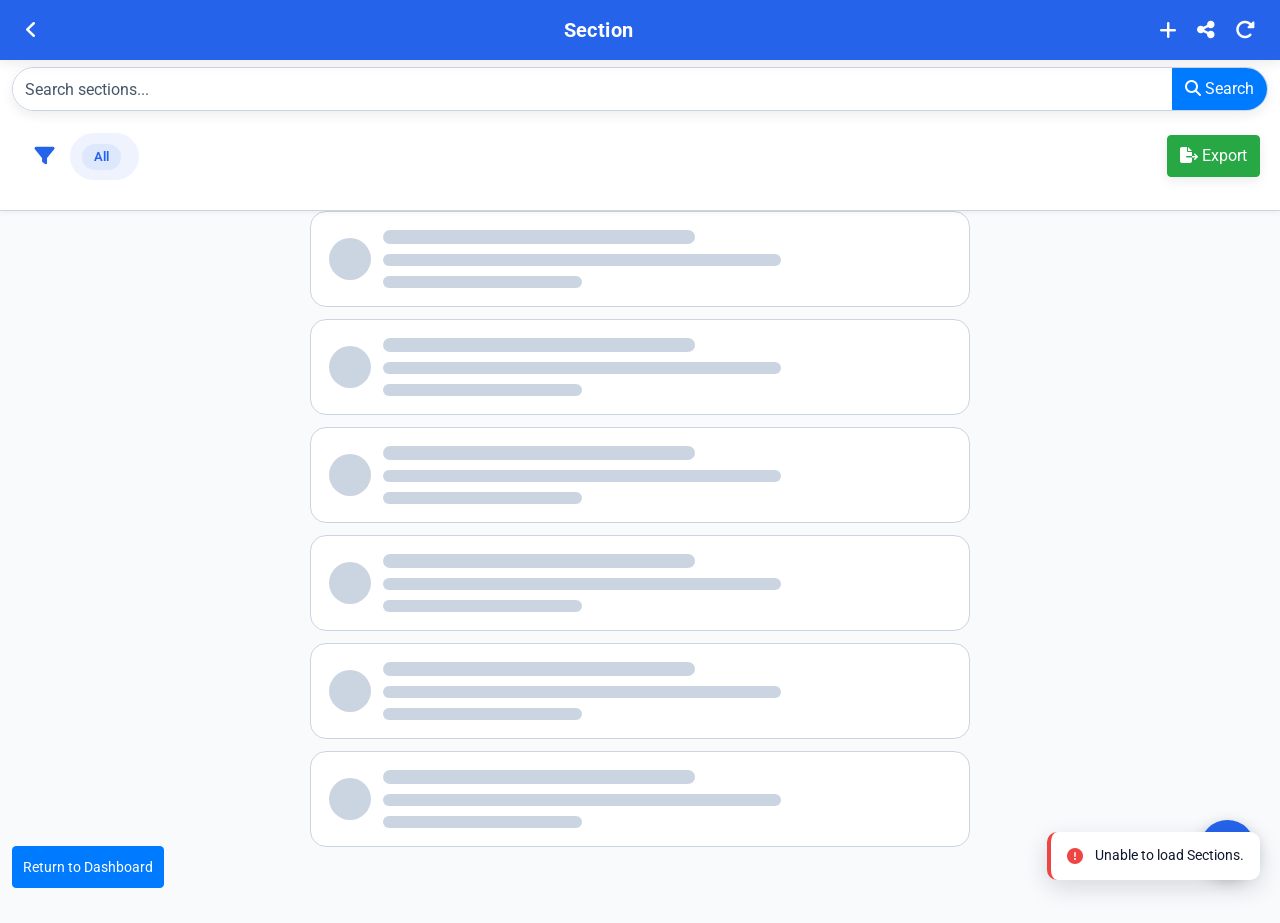
<file: html/sectionList.html>
<!DOCTYPE html>
<html lang="en">
<!-- --------------------------------------------------------
     CONNECTION FIX (mobile/desktop rendering): this page had
     no DOCTYPE and no opening html tag at all (it started
     straight at the head section), which makes browsers render
     it in "quirks mode" instead of standards mode - a common
     cause of inconsistent sizing/spacing between phone and
     desktop browsers. Added the standard, empty HTML5
     boilerplate here; nothing inside the head or body below
     was reordered or removed.
     -------------------------------------------------------- -->
<!-- ==========================================================
     CONNECTION FIX - what changed in this pass (folder
     structure was NOT changed; only the references below)
     ==========================================================

     1. Every <script src="../js/application/...">, <script
        src="../common/...">, <link href="../common/common.css">
        and <link rel="manifest" href="../manifest.json"> on
        this page pointed one folder too shallow. Config.js,
        StorageService.js, common.js, theme.js, navigation.js,
        session.js, register-sw.js, manifest.json and
        common.css actually live under www4/addedFiles/, not
        directly under www4/ - so every one of those tags 404'd
        and none of that shared code ever ran. Fixed by pointing
        each tag at ../addedFiles/... instead, without moving a
        single file.

     2. Added <script src=".../js/application/DataService.js">
        - this file did not exist anywhere in the project, so
        every DataService.* call on this page (loading the
        list, saving, deleting) threw "DataService is not
        defined" as soon as it ran. See DataService.js itself
        for the fix.

     3. Added jQuery and Bootstrap's JS bundle (matching the
        Bootstrap 4.6.2 CSS already linked above). This page's
        own script uses $(...) selectors and Bootstrap's
        .modal('show')/.modal('hide') for the Add/Edit/Filter/
        Info popups, but neither library was ever linked here.
     ========================================================== -->

<head>
	<meta charset="UTF-8">

	<link rel="manifest" href="../addedFiles/manifest.json">

    <!-- --------------------------------------------------------
         CONNECTION FIX (mobile): this page had no viewport meta
         tag at all, so phones rendered it at a fixed ~980px
         desktop width and zoomed out to fit it - buttons and text
         were tiny and hard to tap. Added the same viewport tag
         already used on dashboard/login/profile/settings/signup
         so this page scales correctly on a phone too.
         -------------------------------------------------------- -->

    <meta name="viewport" content="width=device-width, initial-scale=1.0">

    <meta name="theme-color" content="#123b8d">

    <link rel="stylesheet" href="../addedFiles/common/common.css">

    <!-- ------------------------------------------------------------
         Bootstrap and Font Awesome were never linked on this page,
         even though the markup below uses their classes (card,
         container-fluid, form-control, modal, fa-arrow-down, etc).
         Linking them here is the CSS fix for this page - no classes
         in the HTML below were changed.
         ------------------------------------------------------------ -->

    <link rel="stylesheet"
        href="https://cdnjs.cloudflare.com/ajax/libs/twitter-bootstrap/4.6.2/css/bootstrap.min.css">

    <link rel="stylesheet"
        href="https://cdnjs.cloudflare.com/ajax/libs/font-awesome/6.5.2/css/all.min.css">
</head>




<body onload="onBackPress();">

<!-- ------------------------------------------------------------
     CONNECTION FIX: this button used to sit between </head> and
     <body> - not valid HTML anywhere, and with no CSS class at
     all. Browsers "fix" invalid markup like that by moving it to
     be the very first thing inside <body>, unstyled. On this
     page that accidentally ended up hidden behind the header
     below (the header uses position:fixed and happens to sit in
     exactly the same spot), but on a page where the header failed
     to load for any reason, this button was the ONLY thing
     visible - a plain, unstyled "Dashboard" box and nothing else.
     Moved inside <body> (which is valid) and given the same
     .btn/.btn-primary classes already used elsewhere, fixed to
     the bottom-left corner so it never overlaps the header, the
     Add button, or the existing bottom-right controls. The click
     handler (goDashboard(), wired further down this file) was not
     changed. -->

<button id="btnDashboard" class="btn btn-primary"
    style="position:fixed; left:12px; bottom:calc(12px + env(safe-area-inset-bottom)); z-index:950; font-size: 0.85rem; padding: 6px 10px;">
    Return to Dashboard
</button>

  <main class="main-container" style="width: 100%; height: 100%">




	<!-- -------------------------------------------------------------------------------------------------------------------------------- -->


	<!-- List -->
	<div id="list_id" class="list-container" style="padding-bottom: 4em !important;padding-top: 3.8rem;"></div>
	<!-- List -->


	<!-- --------------------------------------------------------------------------------------------------------------------------------- -->





	<!-- -------------------------------------------------------------------------------------------------------------------------- -->


	<!-- Hidden Close Button to programmitically close the modals -->
	<button type="button" class="close" data-dismiss="modal" aria-label="Close" aria-hidden="true"></button>
	<!-- Hidden Close Button to programmitically close the modals -->

	<!-- -------------------------------------------------------------------------------------------------------------------------- -->



	<!-- -------------------------------------------------------------------------------------------------------------------------- -->

	<!-- ==========================================================
	     PRIORITY 3 / 6 FIX - Floating pagination button
	     ----------------------------------------------------------
	     This used to be a bare "#bottom_target_span" scroll-to-
	     bottom anchor with no id and no click handler of its own -
	     it could never have navigated anywhere by itself, but it
	     also never did anything useful like paging. Turned into a
	     real button (id="btn_float_next_page") wired up in
	     onListDocumentReady() to simply trigger the real Prev/Next
	     pagination bar's own Next button (already correctly bound
	     to fetch the next 100 records) - so there is exactly one
	     piece of pagination logic, never a second competing one,
	     and this control can never fall back to opening Dashboard
	     or any other page.
	     ========================================================== -->
		<button type="button" id="btn_float_next_page" class="float-button" title="Next Page" aria-label="Next Page">
			<i class="fa fa-arrow-down"></i>
		</button>

	<!-- -------------------------------------------------------------------------------------------------------------------------- -->



	<!-- -------------------------------------------------------------------------------------------------------------------------- -->
	<!-- Modal for Add/Edit Details -->
	<div class="modal editDetails fade" id="edit_details" tabindex="-1" role="dialog" aria-labelledby="edit_details">	
	  <div class="modal-dialog" role="document">
		<div class="modal-content">

		  <!-- Modal Header -->
		  <div class="modal-header">
			<h4 class="modal-title" id="edit_details_title" style="font-size: x-large;">Section</h4>
			<button type="button" class="close" aria-label="Close" id="add_edit_header_close"><span
				aria-hidden="true">&times;</span></button>
		  </div>
		  <!-- Modal Header -->

		  <!-- Modal Body -->
		  <div class="modal-body">

			<!-- CodeGeneration is working for the div below -->
			<div class="popup_container">


	<div class="form-group" hidden>

		<label class="form-control-label" >Section Id</label>

		<input type="text" id="section_id" class="form-control" value="0" readonly>
	</div>

	<div class="form-group">

		<label class="form-control-label" >Category</label>

		<select id = "category_id" class = "form-control" ></select>
	</div>

	<div class="form-group">

		<label class="form-control-label" >Name</label>

		<input type="text" id="name" class="form-control" placeholder="Please Enter Name" required>
	</div>


			</div>

		  </div>
		  <!-- /Modal Body -->
			<!-- Modal Footer -->
			<div class="modal-footer" style="display: block; padding-bottom: 0;">
				<!-- Save and Close Fixed Row -->
				<div class="row">
					<div class="col" id="save_div" style="display: none;">
						<div class="form-group">
							<button style="background-color: var(--app-theme-color);
									  color: aliceblue;
									  font-weight: bolder;" class="form-control" data-theme="a" id="save_data">Save </button>
						</div>
					</div>
					<div class="col">
						<div class="form-group">
							<button style="background-color: var(--app-theme-color);
									  color: aliceblue;
									  font-weight: bolder;" class="form-control" id="add_edit_footer_close">Close </button>
						</div>
					</div>
				</div>
				<!-- /Save and Close Fixed Row -->
			</div>
			<!-- /Modal Footer -->

		</div><!-- /modal-content -->
	  </div><!-- /modal-dialog -->
	</div><!-- /modal -->
	<!-- /Modal for Edit Details -->
	<!-- -------------------------------------------------------------------------------------------------------------------------- -->

<!-- -------------------------------------------------------------------------------------------------------------------------- -->
<!-- Modal for Filter -->
<div class="modal fade" id="modal_filter" tabindex="-1" role="dialog" aria-labelledby="modal-notification">
	<div class="modal-dialog modal-danger modal-dialog-centered modal-10" role="document">
		<div class="modal-content bg-white">
			<!-- Modal Header -->
			<div class="modal-header" style="border-bottom: solid;
			border-bottom-color: #dee2e6;">
				<h2 class="modal-title" id="settings-title" style="color: #181a63;">Filter Sections</h2>
				<button type="button" class="close" data-dismiss="modal" aria-label="Close"> <span aria-hidden="true" style="color: black; font-size: xx-large;">&times;</span> </button>
			</div>
			<!-- Modal Header -->
		  <div class="modal-body" style="padding-top: 5px; padding-bottom: 0;">

			<div class="form-group">
			  <p class="form-control-label m-b-5 filter-modal-label">Category</p>
			  <select id="filter_category_id" class="form-control">
				<option value="0">Select All</option>
			  </select>
			</div>

		  </div>
		  <!-- Modal Footer -->
		  <div class="modal-footer" style="justify-content: center; padding: 0.5rem;">

			<div class="row" style="width: 95%;">
			  <div class="col">
				<div class="form-group">
				  <button style="background-color: var(--app-theme-color);
					  color: aliceblue;
					  font-weight: bolder;" class="form-control" id="btn_filter">Apply
				  </button>
				</div>
			  </div>
			</div>
		  </div>
		  <!-- Modal Footer -->

		</div>
	  </div>
	</div>
	<!-- Modal for Filter -->
	<!-- -------------------------------------------------------------------------------------------------------------------------- -->



<!-- ------------------------------------------------------------------------------------------------ -->
<!-- Modal for Show Info -->
<div class="modal adDetails fade" id="list_details" tabindex="-1" role="dialog" aria-labelledby="list_details">
	<div class="modal-dialog" role="document">
		<div class="modal-content">
			<!-- Modal Header -->
			<div class="modal-header">
				<h4 class="modal-title" id="list_details_title" style="font-size: x-large;">Section Info</h4>
				<button type="button" class="close" data-dismiss="modal" aria-label="Close"><span aria-hidden="true">&times;</span></button>
			</div>
			<!-- /Modal Header -->
			<!-- Modal Body -->
			<div class="modal-body" style="padding: 0;"> <span class="clear-60px" style="padding-top: 120px;"></span>
				<div class="container-fluid" style="margin-bottom: 4rem !important;">
					<div class="container-fluid mt--7">
						<div class="row">
							<!-- Section data -->

							<div class="col-xl-8 order-xl-1">
								<div class="card bg-secondary shadow">
									<div class="card-header bg-white border-0">
										<div class="row align-items-center">
											<div class="col text-center">
												<h3 class="mb-0">
							  <span id="lbl_first_name" style="font-weight: 800;font-size: large;"></span>
							  <span id="lbl_last_name" style="font-weight: 800;font-size: large;"></span>
							</h3> </div>
										</div>
									</div>
									<!-- Body -->
									<div class="card-body">
										<div class="pl-xl-4">
											<div class="card-body box-shadow">


												<p id="section_section_id" style="font-weight: 500;"> <span>
													<span style="font-weight: 800;">Section: </span> <span id="lbl_section_id"></span> </span> </p>

												<p id="section_category_id" style="font-weight: 500;"> <span>
													<span style="font-weight: 800;">Category: </span> <span id="lbl_category_id"></span> </span> </p>

												<p id="section_name" style="font-weight: 500;"> <span>
													<span style="font-weight: 800;">Name: </span> <span id="lbl_name"></span> </span> </p>

											</div>
										</div>
									</div>
									<!-- /Body -->
								</div>
							</div>
							<!-- /Data -->
						</div>
					</div>
				</div>
			</div>
			<!-- /Modal Body -->
			<!-- Modal Footer -->
			<div class="modal-footer" style="display: block; padding-bottom: 0;">
				<div class="row">
					<div class="col">
						<div class="form-group">
							<button style="background-color: var(--app-theme-color);
						  color: aliceblue;
						  font-weight: bolder;" class="form-control" onclick="$('#list_details').modal('hide');">Close </button>
						</div>
					</div>
				</div>
			</div>
			<!-- /Modal Footer -->
		</div>
		<!-- /modal-content -->
	</div>
	<!-- /modal-dialog -->
</div>
<!-- /modal -->
<!-- /Modal for Show Info -->
<!-- ------------------------------------------------------ -->

	<!-- This span is for scroll down button target -->
	<span id="bottom_target_span"></span>
  </main>
</body>

<!-- Navigate to Dashboard using the shared navigation helper (no direct window.location.href) -->
<script>
document.getElementById("btnDashboard").onclick = function () {
    goDashboard();
};
</script>

<!-- ------------------------------------------------------------
     CONNECTION FIX: this page's own script ($ selectors,
     .modal('show')/.modal('hide') for the Add/Edit/Filter/Info
     popups) has always required jQuery and Bootstrap's JS, but
     neither was ever linked here (only the Bootstrap CSS was).
     Adding them, in the same 4.6.2 version as the Bootstrap CSS
     already linked above, before any other page script runs.
     ------------------------------------------------------------ -->

<script src="https://cdnjs.cloudflare.com/ajax/libs/jquery/3.7.1/jquery.min.js"></script>

<script src="https://cdnjs.cloudflare.com/ajax/libs/twitter-bootstrap/4.6.2/js/bootstrap.bundle.min.js"></script>

<script src="../addedFiles/js/Config.js"></script>

<script src="../addedFiles/js/StorageService.js"></script>

<script src="../addedFiles/js/DataService.js"></script>

<script src="../addedFiles/common/common.js"></script>

<script src="../addedFiles/common/theme.js"></script>

<script src="../addedFiles/common/settings.js"></script>

<script src="../addedFiles/common/navigation.js"></script>

<script src="../addedFiles/common/session.js"></script>

<script src="../addedFiles/common/register-sw.js"></script>

<script src="../js/application/min/Category.script.min.js"></script>
<script src="../js/application/Category.script.js"></script>

<script src="../js/application/min/Section.script.min.js"></script>
<script src="../js/application/Section.script.js"></script>

<script src="../addedFiles/js/LegacyCompatShim.js"></script>
<script src="../js/application/SectionHTML.script.js"></script>

</html>
</file>
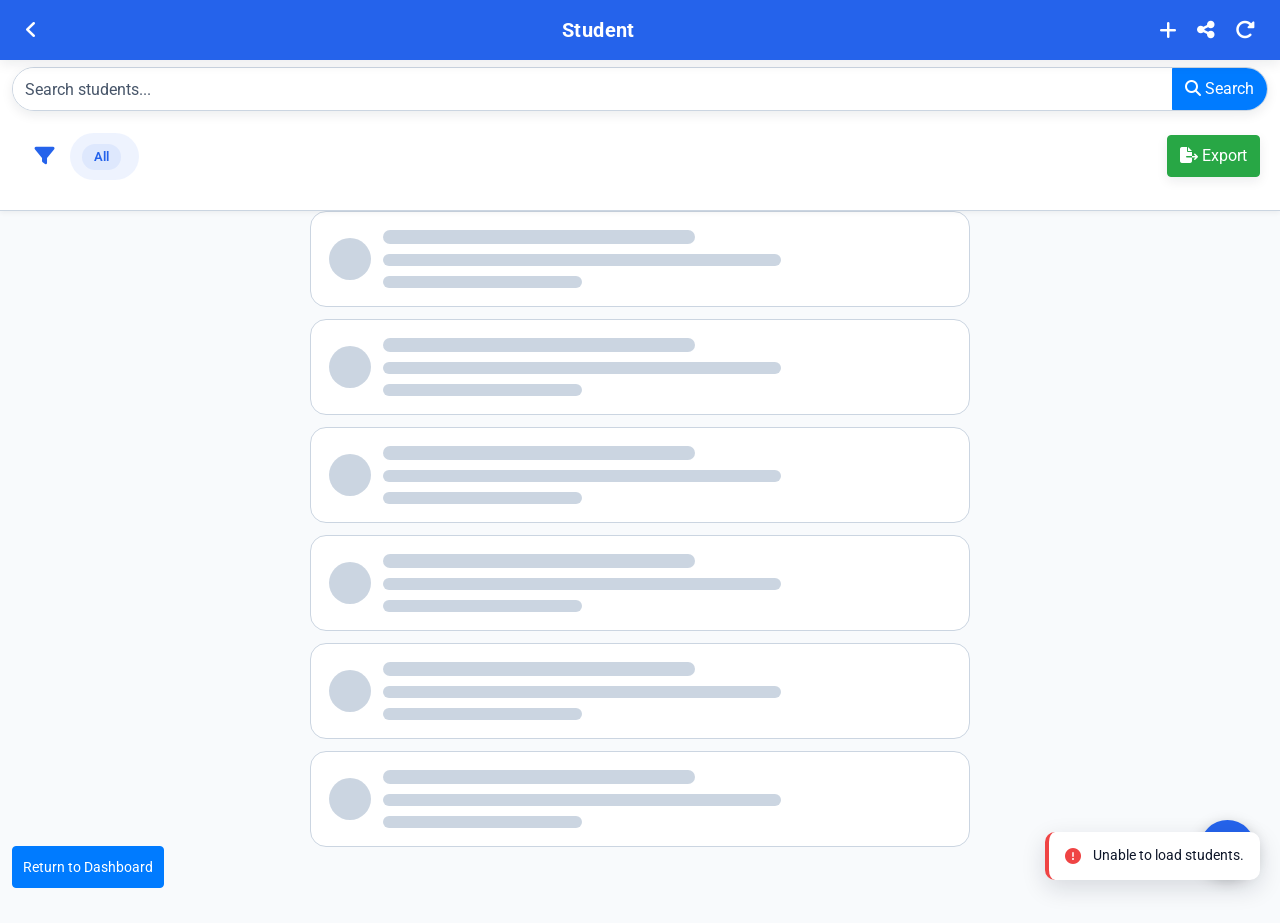
<file: html/studentList.html>
<!DOCTYPE html>
<html lang="en">
<!-- --------------------------------------------------------
     MENTOR NOTE (added): "Copy student details" button added
     to the Student Info popup footer, next to Close. Click
     handler lives in Student.script.js (onInfoViewDocumentReady /
     copyStudentDetails()); nothing else in this popup's markup
     changed.
     -------------------------------------------------------- -->
<!-- --------------------------------------------------------
     CONNECTION FIX (mobile/desktop rendering): this page had
     no DOCTYPE and no opening html tag at all (it started
     straight at the head section), which makes browsers render
     it in "quirks mode" instead of standards mode - a common
     cause of inconsistent sizing/spacing between phone and
     desktop browsers. Added the standard, empty HTML5
     boilerplate here; nothing inside the head or body below
     was reordered or removed.
     -------------------------------------------------------- -->
<!-- ==========================================================
     CONNECTION FIX - what changed in this pass (folder
     structure was NOT changed; only the references below)
     ==========================================================

     1. Every <script src="../js/application/...">, <script
        src="../common/...">, <link href="../common/common.css">
        and <link rel="manifest" href="../manifest.json"> on
        this page pointed one folder too shallow. Config.js,
        StorageService.js, common.js, theme.js, navigation.js,
        session.js, register-sw.js, manifest.json and
        common.css actually live under www4/addedFiles/, not
        directly under www4/ - so every one of those tags 404'd
        and none of that shared code ever ran. Fixed by pointing
        each tag at ../addedFiles/... instead, without moving a
        single file.

     2. Added <script src=".../js/application/DataService.js">
        - this file did not exist anywhere in the project, so
        every DataService.* call on this page (loading the
        list, saving, deleting) threw "DataService is not
        defined" as soon as it ran. See DataService.js itself
        for the fix.

     3. Added jQuery and Bootstrap's JS bundle (matching the
        Bootstrap 4.6.2 CSS already linked above). This page's
        own script uses $(...) selectors and Bootstrap's
        .modal('show')/.modal('hide') for the Add/Edit/Filter/
        Info popups, but neither library was ever linked here.
     ========================================================== -->

<!-- ==========================================================
     UI PASS - Student List matched to Category/Section/Result
     ==========================================================

     WHY: This page had a hand-written "page-header / search-box
     / card-grid / pagination" block sitting in the HTML, but
     StudentHTML.script.js (like CategoryHTML.script.js,
     SectionHTML.script.js and ResultHTML.script.js) already
     injects its own header + search bar at runtime via
     $(".main-container").prepend(...), and Student.script.js
     only ever reads/writes #list_id, #search and #records - it
     never looked at #txtSearch, #btnSearch, #btnAddStudent,
     #btnPrevious/#btnNext or the card-grid markup at all. That
     block was dead HTML: it rendered, but no button on it did
     anything, which is why the page looked and behaved
     differently from Category/Section/Result even though all
     four share the same list-rendering code.

     WHAT CHANGED: replaced that block with the same single
     empty `<div id="list_id" class="list-container">` used on
     categoryList.html / sectionList.html / resultList.html.
     StudentHTML.script.js now prepends the identical header and
     search bar used by the other three lists, so Student List
     looks and behaves the same way. No modal, no script tag, and
     no function name below this comment was touched.

     Search button and the larger Export button were added
     inside the reusable search bar template in
     js/application/StudentHTML.script.js (studentSearchBar),
     with their click handlers added in
     js/application/Student.script.js (onListDocumentReady) -
     see the WHY/WHAT/WHEN comments in those two files.
     ========================================================== -->

<head>
	<meta charset="UTF-8">

	<link rel="manifest" href="../addedFiles/manifest.json">

    <!-- --------------------------------------------------------
         CONNECTION FIX (mobile): this page had no viewport meta
         tag at all, so phones rendered it at a fixed ~980px
         desktop width and zoomed out to fit it - buttons and text
         were tiny and hard to tap. Added the same viewport tag
         already used on dashboard/login/profile/settings/signup
         so this page scales correctly on a phone too.
         -------------------------------------------------------- -->

    <meta name="viewport" content="width=device-width, initial-scale=1.0">

    <meta name="theme-color" content="#123b8d">

    <link rel="stylesheet" href="../addedFiles/common/common.css">

    <!-- ------------------------------------------------------------
         Bootstrap and Font Awesome were never linked on this page,
         even though the markup below uses their classes (card,
         container-fluid, form-control, modal, fa-arrow-down, etc).
         Linking them here is the CSS fix for this page - no classes
         in the HTML below were changed.
         ------------------------------------------------------------ -->

    <link rel="stylesheet"
        href="https://cdnjs.cloudflare.com/ajax/libs/twitter-bootstrap/4.6.2/css/bootstrap.min.css">

    <link rel="stylesheet"
        href="https://cdnjs.cloudflare.com/ajax/libs/font-awesome/6.5.2/css/all.min.css">
</head>



<body onload="onBackPress();">

<!-- ------------------------------------------------------------
     CONNECTION FIX: this button used to sit between </head> and
     <body> - not valid HTML anywhere, and with no CSS class at
     all. Browsers "fix" invalid markup like that by moving it to
     be the very first thing inside <body>, unstyled. On this
     page that accidentally ended up hidden behind the header
     below (the header uses position:fixed and happens to sit in
     exactly the same spot), but on a page where the header failed
     to load for any reason, this button was the ONLY thing
     visible - a plain, unstyled "Dashboard" box and nothing else.
     Moved inside <body> (which is valid) and given the same
     .btn/.btn-primary classes already used elsewhere, fixed to
     the bottom-left corner so it never overlaps the header, the
     Add button, or the existing bottom-right controls. The click
     handler (goDashboard(), wired further down this file) was not
     changed. -->

<button id="btnDashboard" class="btn btn-primary"
    style="position:fixed; left:12px; bottom:calc(12px + env(safe-area-inset-bottom)); z-index:950; font-size: 0.85rem; padding: 6px 10px;">
    Return to Dashboard
</button>


  <main class="main-container" style="width: 100%; height: 100%">




	<!-- -------------------------------------------------------------------------------------------------------------------------------- -->

	<!-- List (same empty container Category/Section/Result use - StudentHTML.script.js
	     fills this in at runtime, same as the other three lists) -->
	<div id="list_id" class="list-container" style="padding-bottom: 4em !important;padding-top: 3.8rem;"></div>
	<!-- List -->

	<!-- --------------------------------------------------------------------------------------------------------------------------------- -->





	<!-- -------------------------------------------------------------------------------------------------------------------------- -->


	<!-- Hidden Close Button to programmitically close the modals -->
	<button type="button" class="close" data-dismiss="modal" aria-label="Close" aria-hidden="true"></button>
	<!-- Hidden Close Button to programmitically close the modals -->

	<!-- -------------------------------------------------------------------------------------------------------------------------- -->



	<!-- -------------------------------------------------------------------------------------------------------------------------- -->

	<!-- ==========================================================
	     PRIORITY 3 / 6 FIX - Floating pagination button
	     ----------------------------------------------------------
	     This used to be a bare "#bottom_target_span" scroll-to-
	     bottom anchor with no id and no click handler of its own -
	     it could never have navigated anywhere by itself, but it
	     also never did anything useful like paging. Turned into a
	     real button (id="btn_float_next_page") wired up in
	     onListDocumentReady() to simply trigger the real Prev/Next
	     pagination bar's own Next button (already correctly bound
	     to fetch the next 100 records) - so there is exactly one
	     piece of pagination logic, never a second competing one,
	     and this control can never fall back to opening Dashboard
	     or any other page.
	     ========================================================== -->
	<button type="button" id="btn_float_next_page" class="float-button" title="Next Page" aria-label="Next Page">
		<i class="fa fa-arrow-down"></i>
	</button>

	<!-- -------------------------------------------------------------------------------------------------------------------------- -->



	<!-- -------------------------------------------------------------------------------------------------------------------------- -->
	<!-- Modal for Add/Edit Details -->
	<div class="modal editDetails fade" id="edit_details" tabindex="-1" role="dialog" aria-labelledby="edit_details">	
	  <div class="modal-dialog" role="document">
		<div class="modal-content">

		  <!-- Modal Header -->
		  <div class="modal-header">
			<h4 class="modal-title" id="edit_details_title" style="font-size: x-large;">Student</h4>
			<button type="button" class="close" aria-label="Close" id="add_edit_header_close"><span
				aria-hidden="true">&times;</span></button>
		  </div>
		  <!-- Modal Header -->

		  <!-- Modal Body -->
		  <div class="modal-body">

			<!-- CodeGeneration is working for the div below -->
			<div class="popup_container">


	<div class="form-group" hidden>

		<label class="form-control-label" >Student Id</label>

		<input type="text" id="student_id" class="form-control" value="0" readonly>
	</div>

<!-- Select Input Field with Label-->
	<div class = "form-group" >

		<label class = "form-control-label">Category</label>

		<select id = "category_id" class = "form-control" >

			<option value = "0"> Select Category </option>
		</select>
	</div>

<!-- Select Input Field with Label-->
	<div class = "form-group" >

		<label class = "form-control-label">Section</label>

		<select id = "section_id" class = "form-control" >

			<option value = "0"> Select Section </option>
		</select>
	</div>

	<div class="form-group">

		<label class="form-control-label" >Name</label>

		<input type="text" id="name" class="form-control" placeholder="Please Enter Name" required>
	</div>


	<div class="form-group">

		<label class="form-control-label" >Roll Number</label>

		<input type="text" id="roll_number" class="form-control" placeholder="Please Enter Roll Number" required>
	</div>


	<div class="form-group">

		<label class="form-control-label" >Mobile</label>

		<input type="text" id="mobile" class="form-control" placeholder="Please Enter Mobile" required>
	</div>


	<div class="form-group">

		<label class="form-control-label" >Email</label>

		<input type="text" id="email" class="form-control" placeholder="Please Enter Email" required>
	</div>


	<div class="form-group">

		<label class="form-control-label" >Parent Mobile</label>

		<input type="text" id="parent_mobile" class="form-control" placeholder="Please Enter Parent Mobile" required>
	</div>


	<div class="form-group">

		<label class="form-control-label" >Telegram</label>

		<input type="text" id="telegram" class="form-control" placeholder="Please Enter Telegram" required>
	</div>


	<div class="form-group">

		<label class="form-control-label" >Parent Email</label>

		<input type="text" id="parent_email" class="form-control" placeholder="Please Enter Parent Email" required>
	</div>

<!-- Select Input Field with Label
	<div class = "form-group" >

		<label class = "form-control-label">Institution</label>

		<select id = "institution_id" class = "form-control" >

			<option value = "0"> Select Institution </option>
		</select>
	</div>

      Select Input Field with Label
	<div class = "form-group" >

		<label class = "form-control-label">Organization</label>

		<select id = "organization_id" class = "form-control" >

			<option value = "0"> Select Organization </option>
		</select>
	</div> -->
			</div>

		  </div>
		  <!-- /Modal Body -->
			<!-- Modal Footer -->
			<div class="modal-footer" style="display: block; padding-bottom: 0;">
				<!-- Save and Close Fixed Row -->
				<div class="row">
					<div class="col" id="save_div" style="display: none;">
						<div class="form-group">
							<button style="background-color: var(--app-theme-color);
									  color: aliceblue;
									  font-weight: bolder;" class="form-control" data-theme="a" id="save_data">Save </button>
						</div>
					</div>
					<div class="col">
						<div class="form-group">
							<button style="background-color: var(--app-theme-color);
									  color: aliceblue;
									  font-weight: bolder;" class="form-control" id="add_edit_footer_close">Close </button>
						</div>
					</div>
				</div>
				<!-- /Save and Close Fixed Row -->
			</div>
			<!-- /Modal Footer -->

		</div><!-- /modal-content -->
	  </div><!-- /modal-dialog -->
	</div><!-- /modal -->
	<!-- /Modal for Edit Details -->
	<!-- -------------------------------------------------------------------------------------------------------------------------- -->

<!-- -------------------------------------------------------------------------------------------------------------------------- -->
<!-- Modal for Filter -->
<div class="modal fade" id="modal_filter" tabindex="-1" role="dialog" aria-labelledby="modal-notification">
	<div class="modal-dialog modal-danger modal-dialog-centered modal-10" role="document">
		<div class="modal-content bg-white">
			<!-- Modal Header -->
			<div class="modal-header" style="border-bottom: solid;
			border-bottom-color: #dee2e6;">
				<h2 class="modal-title" id="settings-title" style="color: #181a63;">Filter Students</h2>
				<button type="button" class="close" data-dismiss="modal" aria-label="Close"> <span aria-hidden="true" style="color: black; font-size: xx-large;">&times;</span> </button>
			</div>
			<!-- Modal Header -->
		  <div class="modal-body" style="padding-top: 5px; padding-bottom: 0;">


			<div class="form-group">
			  <p class="form-control-label m-b-5 filter-modal-label">Category</p>
			  <select id="filter_category_id" class="form-control">
				<option value="0">Select All</option>
			  </select>
			</div>
			<div class="form-group">
			  <p class="form-control-label m-b-5 filter-modal-label">Section</p>
			  <select id="filter_section_id" class="form-control">
				<option value="0">Select All</option>
			  </select>
			</div>

		  </div>
		  <!-- Modal Footer -->
		  <div class="modal-footer" style="justify-content: center; padding: 0.5rem;">

			<div class="row" style="width: 95%;">
			  <div class="col">
				<div class="form-group">
				  <button style="background-color: var(--app-theme-color);
					  color: aliceblue;
					  font-weight: bolder;" class="form-control" id="btn_filter">Apply
				  </button>
				</div>
			  </div>
			</div>
		  </div>
		  <!-- Modal Footer -->

		</div>
	  </div>
	</div>
	<!-- Modal for Filter -->
	<!-- -------------------------------------------------------------------------------------------------------------------------- -->



<!-- ------------------------------------------------------------------------------------------------ -->
<!-- ROUND 2 - Improvement #5: header now reads "Student Details"
     (was "Student Info") and this text is static, so it is
     visible before, during, and after data loads - see
     Student.script.js/showInfoPopupLoadingState() and
     onClickInfoIcon() for the loading-state + popup-order work
     (#6/#7), which were already implemented in this file. -->
<!-- Modal for Show Info -->
<div class="modal adDetails fade" id="list_details" tabindex="-1" role="dialog" aria-labelledby="list_details">
	<div class="modal-dialog" role="document">
		<div class="modal-content">
			<!-- Modal Header -->
			<div class="modal-header">
				<h4 class="modal-title" id="list_details_title" style="font-size: x-large;">Student Details</h4>
				<button type="button" class="close" data-dismiss="modal" aria-label="Close"><span aria-hidden="true">&times;</span></button>
			</div>
			<!-- /Modal Header -->
			<!-- Modal Body -->
			<div class="modal-body" style="padding: 0;"> <span class="clear-60px" style="padding-top: 120px;"></span>
				<div class="container-fluid" style="margin-bottom: 4rem !important;">
					<div class="container-fluid mt--7">
						<div class="row">
							<!-- Student data -->

							<div class="col-xl-8 order-xl-1">
								<div class="card bg-secondary shadow">
									<div class="card-header bg-white border-0">
										<div class="row align-items-center">
											<div class="col text-center">
												<h3 class="mb-0">
							  <span id="lbl_first_name" style="font-weight: 800;font-size: large;"></span>
							  <span id="lbl_last_name" style="font-weight: 800;font-size: large;"></span>
							</h3> </div>
										</div>
									</div>
									<!-- Body -->
									<div class="card-body">
										<div class="pl-xl-4">
											<div class="card-body box-shadow">


												<p id="student_student_id" style="font-weight: 500;"> <span>
													<span style="font-weight: 800;">Student: </span> <span id="lbl_student_id"></span> </span> </p>

												<p id="student_category_id" style="font-weight: 500;"> <span>
													<span style="font-weight: 800;">Category: </span> <span id="lbl_category_id"></span> </span> </p>

												<p id="student_section_id" style="font-weight: 500;"> <span>
													<span style="font-weight: 800;">Section: </span> <span id="lbl_section_id"></span> </span> </p>

												<p id="student_name" style="font-weight: 500;"> <span>
													<span style="font-weight: 800;">Name: </span> <span id="lbl_name"></span> </span> </p>

												<p id="student_roll_number" style="font-weight: 500;"> <span>
													<span style="font-weight: 800;">Roll Number: </span> <span id="lbl_roll_number"></span> </span> </p>

												<p id="student_mobile" style="font-weight: 500;"> <span>
													<span style="font-weight: 800;">Mobile: </span> <span id="lbl_mobile"></span> </span> </p>

												<p id="student_email" style="font-weight: 500;"> <span>
													<span style="font-weight: 800;">Email: </span> <span id="lbl_email"></span> </span> </p>

												<p id="student_parent_mobile" style="font-weight: 500;"> <span>
													<span style="font-weight: 800;">Parent Mobile: </span> <span id="lbl_parent_mobile"></span> </span> </p>

												<p id="student_telegram" style="font-weight: 500;"> <span>
													<span style="font-weight: 800;">Telegram: </span> <span id="lbl_telegram"></span> </span> </p>

												<p id="student_parent_email" style="font-weight: 500;"> <span>
													<span style="font-weight: 800;">Parent Email: </span> <span id="lbl_parent_email"></span> </span> </p>
                                                                                                <!--<p id="student_organization_id" style="font-weight: 500;"> <span>
													<span style="font-weight: 800;">Organization: </span> <span id="lbl_organization_id"></span> </span> </p> -->		<span style="font-weight: 800;">Parent Email: </span> <span id="lbl_parent_email"></span> </span> </p> -->
											</div>
										</div>
									</div>
									<!-- /Body -->
								</div>
							</div>
							<!-- /Data -->
						</div>
					</div>
				</div>
			</div>
			<!-- /Modal Body -->
			<!-- Modal Footer -->
			<div class="modal-footer" style="display: block; padding-bottom: 0;">
				<div class="row">
					<div class="col-4">
						<div class="form-group">
							<!-- Phase 6 (Share feature) - Web Share API with a
							     copy-to-clipboard fallback, both handled by
							     CommonUtils.shareContent(). Click handler bound
							     in onInfoViewDocumentReady() in Student.script.js,
							     same pattern as the existing Copy button. -->
							<button id="share_student_details" type="button" style="background-color: var(--app-theme-color);
						  color: aliceblue;
						  font-weight: bolder;" class="form-control"><i class="fa-solid fa-share-nodes"></i> Share </button>
						</div>
					</div>
					<div class="col-4">
						<div class="form-group">
							<!-- MENTOR NOTE (added): Copy student details button.
							     Click handler is bound in onInfoViewDocumentReady()
							     in Student.script.js, same pattern already used for
							     every other button in this file. -->
							<button id="copy_student_details" type="button" style="background-color: var(--app-theme-color);
						  color: aliceblue;
						  font-weight: bolder;" class="form-control"><i class="fa-solid fa-copy"></i> Copy </button>
						</div>
					</div>
					<div class="col-4">
						<div class="form-group">
							<button style="background-color: var(--app-theme-color);
						  color: aliceblue;
						  font-weight: bolder;" class="form-control" onclick="$('#list_details').modal('hide');">Close </button>
						</div>
					</div>
				</div>
			</div>
			<!-- /Modal Footer -->
		</div>
		<!-- /modal-content -->
	</div>
	<!-- /modal-dialog -->
</div>
<!-- /modal -->
<!-- /Modal for Show Info -->
<!-- ------------------------------------------------------ -->

	<!-- This span is for scroll down button target -->
	<span id="bottom_target_span"></span>
  </main>
</body>

<!-- Navigate to Dashboard using the shared navigation helper (no direct window.location.href) -->
<script>
document.getElementById("btnDashboard").onclick = function () {
    goDashboard();
};
</script>

<!-- ------------------------------------------------------------
     CONNECTION FIX: this page's own script ($ selectors,
     .modal('show')/.modal('hide') for the Add/Edit/Filter/Info
     popups) has always required jQuery and Bootstrap's JS, but
     neither was ever linked here (only the Bootstrap CSS was).
     Adding them, in the same 4.6.2 version as the Bootstrap CSS
     already linked above, before any other page script runs.
     ------------------------------------------------------------ -->

<script src="https://cdnjs.cloudflare.com/ajax/libs/jquery/3.7.1/jquery.min.js"></script>

<script src="https://cdnjs.cloudflare.com/ajax/libs/twitter-bootstrap/4.6.2/js/bootstrap.bundle.min.js"></script>

<script src="../addedFiles/js/Config.js"></script>

<script>
/* CONSOLE ERROR FIX: no element with id="pageTitle" exists
   anywhere in this page - the visible "Student" header is
   actually injected at runtime by StudentHTML.script.js
   further down (see the CONNECTION FIX comment above), not by
   this line. Calling .textContent directly on the null result
   of getElementById("pageTitle") was throwing an uncaught
   TypeError on every single page load. Guarded with a null
   check so this becomes a harmless no-op instead - the real
   header injected later is unaffected either way. */
var elPageTitle = document.getElementById("pageTitle");
if (elPageTitle) {
    elPageTitle.textContent = AppConfig.TEXT.student.title;
}
</script>

<script src="../addedFiles/js/StorageService.js"></script>

<script src="../addedFiles/js/DataService.js"></script>

<script src="../addedFiles/common/common.js"></script>

<script src="../addedFiles/common/theme.js"></script>

<script src="../addedFiles/common/settings.js"></script>

<script src="../addedFiles/common/activity.js"></script>

<script src="../addedFiles/common/navigation.js"></script>

<script src="../addedFiles/common/session.js"></script>

<script src="../addedFiles/common/register-sw.js"></script>

<!-- ------------------------------------------------------------
     CONNECTION FIX: this page was missing LegacyCompatShim.js,
     which every other list page (Category/Section/Result) already
     loads. Without it, setErrorHandler(), getAppMode(),
     checkRolePermission() and the other legacy helper functions
     StudentHTML.script.js/Student.script.js call are all undefined,
     so onDeviceReady() threw an error the moment it ran and NOTHING
     after that point (the header, the search bar, loading the
     list) ever executed - the page was effectively blank except
     for the stray Dashboard button above. Added the same script
     tag, in the same position, as the other three list pages.
     ------------------------------------------------------------ -->

<script src="../addedFiles/js/LegacyCompatShim.js"></script>
<script src="../js/application/min/Category.script.min.js"></script>
<script src="../js/application/Category.script.js"></script>
<script src="../js/application/min/Section.script.min.js"></script>
<script src="../js/application/Section.script.js"></script>
<script src="../js/application/min/Student.script.min.js"></script>
<script src="../js/application/Student.script.js"></script>

<script src="../js/application/StudentHTML.script.js"></script>

</html>
</file>
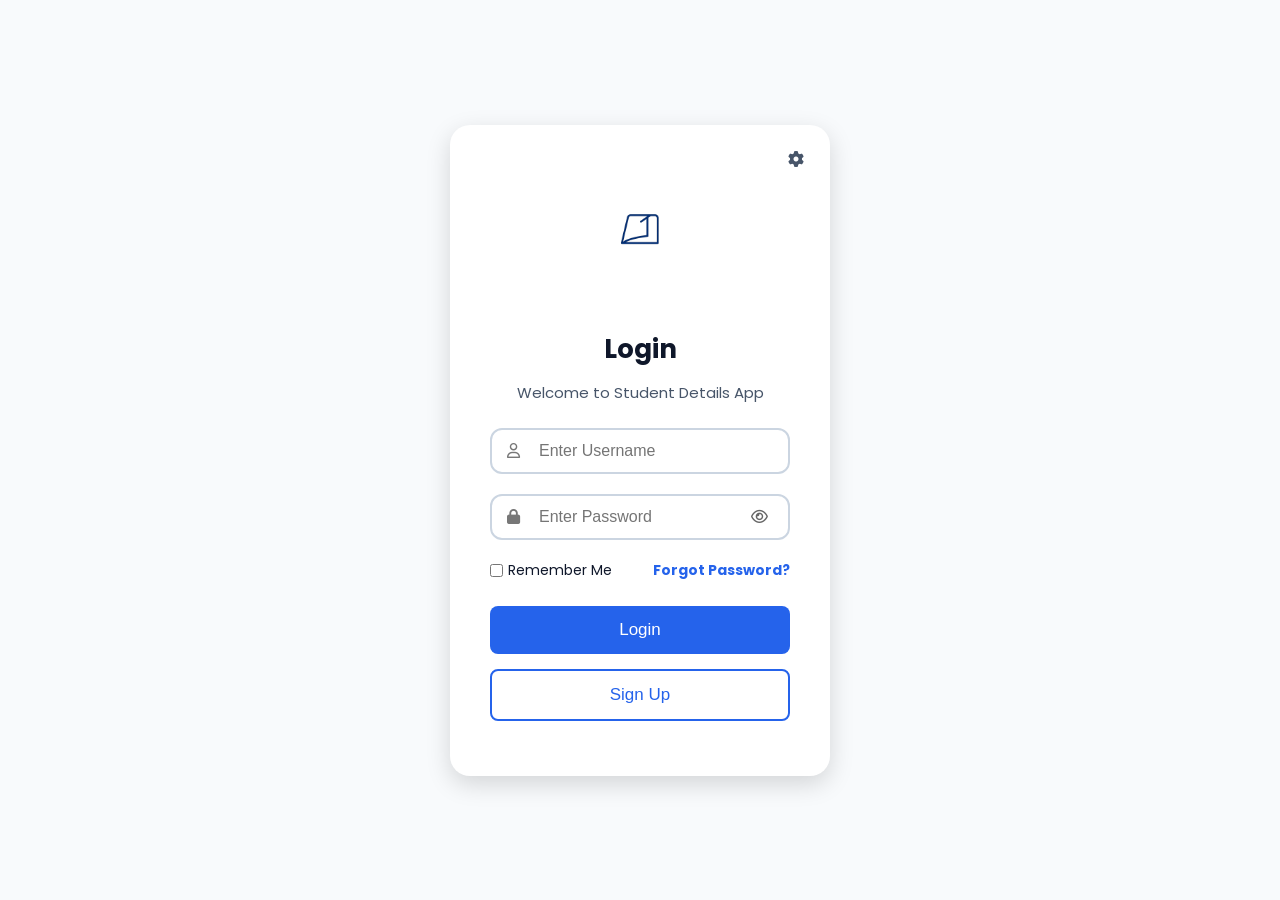
<file: addedFiles/html/dashboard.html>
<!DOCTYPE html>
<!-- ==========================================================
     CONNECTION FIX - what changed in this pass (folder
     structure was NOT changed; only the references below)
     ==========================================================

     Every <script src="../js/application/...js"> tag on this
     page pointed one folder too deep: Config.js, StorageService.js, DataService.js and Dashboard.script.js actually live
     directly under www4/addedFiles/js/, not under an
     "application" sub-folder - so those tags 404'd and none of
     that code ever ran. Fixed by pointing each tag at
     ../js/...js instead, without moving a single file.

     Also added <script src="../js/DataService.js">, which did
     not exist anywhere in the project - see DataService.js for
     details.
     ========================================================== -->

<!-- ==========================================================
     ROUND 2 IMPROVEMENTS

     Completed Improvements
     ----------------------
     ✓ Dashboard global search across all modules - see
       #txtSearch placeholder below and Dashboard.script.js
     ✓ Settings moved from Profile to Dashboard - see the new
       #btnDashboardSettings gear icon in the topbar below
     ========================================================== -->

<!-- ==========================================================
     ROUND 3 IMPROVEMENTS

     Completed Improvements
     ----------------------
     ✓ Added the missing <script src="../common/theme.js">
       include (see the script tags near the bottom of this
       file) - this page never loaded it, so a saved color
       theme or font size from Settings never applied on the
       Dashboard specifically, even though it applied on every
       other page.
     ========================================================== -->

<!-- ==========================================================
     PROJECT IMPROVEMENTS (Priority 2 - Dashboard Quick Add)

     Completed Improvements
     ----------------------
     ✓ The 4 existing Operations shortcut buttons (Add Student /
       Add Category / Add Section / Add Result - Add Section was
       missing and has been added to match the other 3) now
       actually pop open that entity's existing Add form as soon
       as its list page finishes loading, instead of just
       dropping the user on the list page and leaving them to
       find the "+" button themselves. See Dashboard.script.js's
       requestDashboardQuickAdd() and the matching
       "DASHBOARD_QUICK_ADD_ACTION" check added to the end of
       each entity's parseListResponse() (Student.script.js /
       Category.script.js / Section.script.js / Result.script.js).
       No new forms, no new CRUD logic - 100% reuse of each
       page's existing Add workflow.
     ========================================================== -->
<html lang="en">

<head>
    <link rel="manifest" href="../manifest.json">

    <meta name="theme-color" content="#123b8d">

    <meta charset="UTF-8">

    <meta name="viewport" content="width=device-width, initial-scale=1.0">

    <title>Student Management System</title>

    <link rel="stylesheet" href="../dashboard.css">

    <link rel="stylesheet" href="../common/common.css">

    <link rel="stylesheet"
        href="https://cdnjs.cloudflare.com/ajax/libs/font-awesome/6.5.2/css/all.min.css">

</head>

<body>

<div class="dashboard">

    <!-- ================= Sidebar ================= -->

    <aside class="sidebar" id="sidebar">

        <div class="logo">

            <img id="dashboardLogo" src="../images/logo.png" alt="Logo">

            <h2 id="sidebarAppName">Student Management System</h2>

        </div>

        <ul class="menu">

            <!-- ==========================================================
                 PRIORITY 1 FIX (Sidebar Navigation - #3 Dashboard menu
                 item doesn't work):

                 This <li> never had an id, so it was never wired to
                 any click handler in Dashboard.script.js - tapping it
                 did nothing. Every other sidebar item (menuStudent,
                 menuCategory, ...) already follows the
                 "id + Dashboard.script.js wires .onclick" pattern; this
                 just brings Dashboard itself in line with that same
                 pattern. See openDashboardMenu() in Dashboard.script.js.
                 ========================================================== -->

            <li class="active" id="menuDashboard">

                <span class="menu-icon-bg menu-icon-blue"><i class="fa-solid fa-house"></i></span>

                <span>Dashboard</span>

            </li>

            <li id="menuStudent">

                <span class="menu-icon-bg menu-icon-green"><i class="fa-solid fa-users"></i></span>

                <span>Student List</span>

            </li>

            <li id="menuCategory">

                <span class="menu-icon-bg menu-icon-purple"><i class="fa-solid fa-list"></i></span>

                <span>Category List</span>

            </li>

            <li id="menuSection">

                <span class="menu-icon-bg menu-icon-orange"><i class="fa-solid fa-building"></i></span>

                <span>Section List</span>

            </li>

            <li id="menuResult">

                <span class="menu-icon-bg menu-icon-red"><i class="fa-solid fa-square-poll-vertical"></i></span>

                <span>Result List</span>

            </li>

            <li id="menuProfile">

                <span class="menu-icon-bg menu-icon-cyan"><i class="fa-solid fa-user"></i></span>

                <span>Profile</span>

            </li>

            <li id="logout">

                <span class="menu-icon-bg menu-icon-pink"><i class="fa-solid fa-right-from-bracket"></i></span>

                <span>Sign Out</span>

            </li>

        </ul>

    </aside>

    <!-- ==========================================================
         PRIORITY 1 FIX (Sidebar Navigation - #2 tap outside to
         close):

         Dark overlay behind the sidebar on mobile. Hidden by
         default (see dashboard.css); Dashboard.script.js shows it
         at the same time the sidebar opens and gives it a click
         handler that closes the sidebar - the standard "tap
         outside a mobile drawer to dismiss it" pattern. This did
         not exist anywhere in the markup before, which is why
         tapping outside the open sidebar previously did nothing.
         ========================================================== -->

    <div class="sidebar-overlay" id="sidebarOverlay"></div>

    <!-- ================= Main ================= -->

    <main class="main">

        <!-- Top Bar -->

        <div class="topbar">

            <button id="menuBtn">

                <i class="fa-solid fa-bars"></i>

            </button>

            <div>

                <h1 id="dashboardTitle">Dashboard</h1>

                <p id="dashboardGreeting">Welcome to Student Management System</p>

            </div>

            <!-- Settings now lives directly on the Dashboard
                 (Dashboard -> Settings) instead of behind Profile
                 (see Round 2 improvement #4). Profile keeps only
                 user info / login history / activity history. -->

            <!-- UI/UX POLISH PASS (this pass) - SHARE BUTTON
                 PLACEMENT: the Dashboard-level Share button (id=
                 "btnShareApp") that used to live here has been
                 removed. Share now lives on each list page's own
                 top AppBar (Student/Category/Section/Result List)
                 and on every individual card, per spec - a single
                 generic "share the whole app" button here wasn't
                 useful. See studentList.html/categoryList.html/
                 sectionList.html/resultList.html for the new
                 per-page Share buttons, and each entity's
                 createHtmlListItem()/onClickShareIcon() for the
                 new per-card ones. Dashboard.script.js's shareApp()
                 function and the btnShareApp element reference are
                 removed to match. -->

            <button id="btnDashboardSettings" class="topbar-settings-btn" title="Settings" aria-label="Settings">

                <i class="fa-solid fa-gear"></i>

            </button>

        </div>

        <!-- Search -->

        <div class="search-box">

    <span class="search-icon">
        <i class="fa fa-search"></i>
    </span>

    <input
        type="text"
        id="txtSearch"
        placeholder="Search students, sections, categories..."
    />

    <button id="btnFilter" class="filter-btn">
        <i class="fa fa-sliders-h"></i>
    </button>

</div>

        <!-- Live results for the search box above, populated by
             Dashboard.script.js as the user types. Hidden until
             there is a keyword and at least one match. -->

        <div class="search-results" id="searchResults"></div>

        <!-- Cards -->

        <section class="cards">

            <div class="card" id="studentCard">

                <i class="fa-solid fa-users"></i>

                <h3>Student List</h3>

                <p class="card-count" id="studentCount">&nbsp;</p>

                <p>Manage student information.</p>

            </div>

            <div class="card" id="categoryCard">

                <i class="fa-solid fa-list"></i>

                <h3>Category List</h3>

                <p class="card-count" id="categoryCount">&nbsp;</p>

                <p>Manage student categories.</p>

            </div>

            <div class="card" id="sectionCard">

                <i class="fa-solid fa-building"></i>

                <h3>Section List</h3>

                <p class="card-count" id="sectionCount">&nbsp;</p>

                <p>Manage sections.</p>

            </div>

            <div class="card" id="resultCard">

                <i class="fa-solid fa-square-poll-vertical"></i>

                <h3>Result List</h3>

                <p class="card-count" id="resultCount">&nbsp;</p>

                <p>Manage student results.</p>

            </div>

        </section>

        <!-- Quick Stats -->

        <section class="panel">

            <h2 class="panel-title">Quick Stats</h2>

            <div class="quick-stats">

                <div class="stat-item">
                    <span class="stat-value" id="statStudents">-</span>
                    <span class="stat-label">Students</span>
                </div>

                <div class="stat-item">
                    <span class="stat-value" id="statCategories">-</span>
                    <span class="stat-label">Categories</span>
                </div>

                <div class="stat-item">
                    <span class="stat-value" id="statSections">-</span>
                    <span class="stat-label">Sections</span>
                </div>

                <div class="stat-item">
                    <span class="stat-value" id="statResults">-</span>
                    <span class="stat-label">Results</span>
                </div>

            </div>

        </section>

        <!-- Shortcuts -->

        <section class="panel">

            <h2 class="panel-title">Shortcuts</h2>

            <div class="shortcuts-grid">

                <div class="shortcut-box">

                    <h4><i class="fa-solid fa-user-graduate"></i> Recent Students</h4>

                    <ul class="shortcut-list" id="recentStudentsList">
                        <li class="shortcut-empty">No students yet.</li>
                    </ul>

                </div>

                <div class="shortcut-box">

                    <h4><i class="fa-solid fa-square-poll-vertical"></i> Recent Reports</h4>

                    <ul class="shortcut-list" id="recentReportsList">
                        <li class="shortcut-empty">No results yet.</li>
                    </ul>

                </div>

                <div class="shortcut-box">

                    <h4><i class="fa-solid fa-star"></i> Frequently Used</h4>

                    <ul class="shortcut-list" id="frequentlyUsedList">
                        <li class="shortcut-empty">Nothing yet - start navigating!</li>
                    </ul>

                </div>

                <div class="shortcut-box">

                    <h4><i class="fa-solid fa-comment-sms"></i> SMS <span class="shortcut-badge">Coming Soon</span></h4>

                    <p class="shortcut-placeholder-text">Bulk SMS to students/parents will live here.</p>

                </div>

                <div class="shortcut-box shortcut-box-wide">

                    <h4><i class="fa-solid fa-bolt"></i> Operations</h4>

                    <div class="shortcut-ops">

                        <button type="button" id="opAddStudent" class="op-shortcut">
                            <span class="op-shortcut-icon"><i class="fa-solid fa-user-plus"></i></span>
                            <span class="op-shortcut-label">Student</span>
                        </button>

                        <button type="button" id="opAddCategory" class="op-shortcut">
                            <span class="op-shortcut-icon"><i class="fa-solid fa-tag"></i></span>
                            <span class="op-shortcut-label">Category</span>
                        </button>

                        <!-- PROJECT IMPROVEMENTS (Priority 2 - Dashboard Quick Add):
                             the Operations panel had Add Student / Add Category /
                             Add Result shortcuts but no Add Section shortcut, even
                             though Section is one of the four core entities (see
                             Dashboard.script.js's registerEvents()). Added here to
                             match the existing 3 buttons exactly - same markup
                             pattern, same shortcut-ops container, no new panel/
                             module introduced. -->
                        <button type="button" id="opAddSection" class="op-shortcut">
                            <span class="op-shortcut-icon"><i class="fa-solid fa-school"></i></span>
                            <span class="op-shortcut-label">Section</span>
                        </button>

                        <button type="button" id="opAddResult" class="op-shortcut">
                            <span class="op-shortcut-icon"><i class="fa-solid fa-chart-column"></i></span>
                            <span class="op-shortcut-label">Result</span>
                        </button>

                    </div>

                </div>

            </div>

        </section>

        <!-- ------------------------------------------------------------
             CONNECTION FIX (Task 5 - sample/test data):
             There is no visible button for this on purpose - it is a
             developer/testing utility, not something an end user should
             see. To add a small set of sample Categories, Sections,
             Students and Results through the real backend connection
             (Google Apps Script, or the offline queue if it is
             unreachable), open this page's browser console (F12, or
             Cmd+Option+J) and run:

                 DataService.seedSampleData(console.log, console.error);

             This calls the exact same DataService.addRecord() path a
             real Add form uses, so it is a genuine end-to-end test of
             whichever backend is currently active - not data that
             bypasses the app. See DataService.js for details.
             ------------------------------------------------------------ -->

    </main>

</div>

<script src="../js/Config.js"></script>

<script src="../js/StorageService.js"></script>

<script src="../js/DataService.js"></script>

<script src="../common/common.js"></script>

<!-- Improvements Made: this page never loaded theme.js, so a
     saved color theme or font size (Settings page) never
     applied here - the Dashboard always rendered in default
     Light Mode / Medium font no matter what was chosen
     elsewhere. Added in the same position every other page
     already loads it (right after common.js), which also
     means ThemeManager/FontSizeManager.restoreSavedTheme()/
     restoreSavedFontSize() run here before Dashboard.script.js
     touches the DOM, so there's no flash of the wrong theme. -->
<script src="../common/theme.js"></script>

<script src="../common/settings.js"></script>

<script src="../common/activity.js"></script>

<script src="../common/navigation.js"></script>

<script src="../common/session.js"></script>

<script src="../common/register-sw.js"></script>

<script src="../js/Dashboard.script.js"></script>

</body>

</html>
</file>
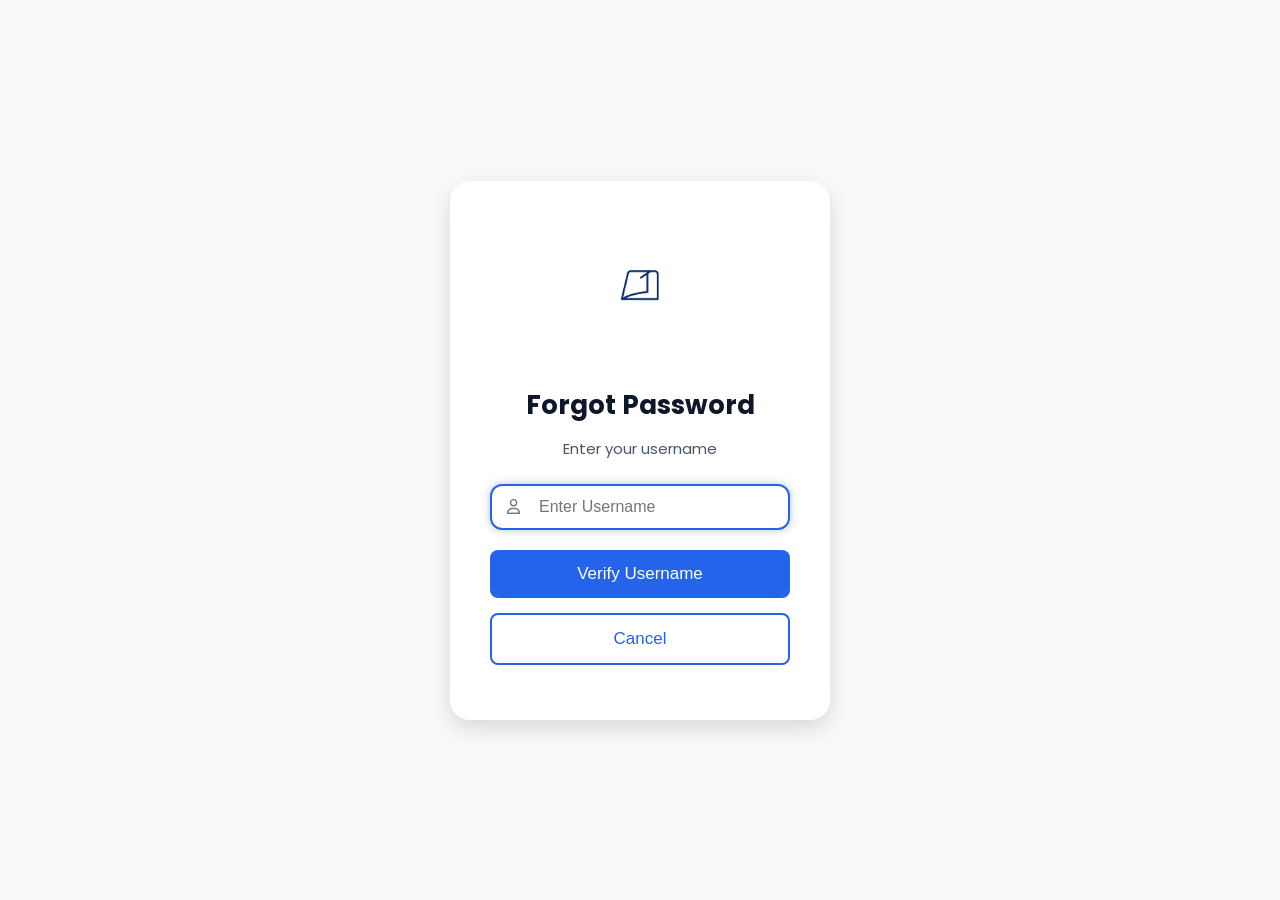
<file: addedFiles/html/forgotPassword.html>
<!DOCTYPE html>
<!-- ==========================================================
     NEW FILE - Forgot Password Page

     Replaces the old #forgotPasswordOverlay popup that used to
     live on the Login page (index.html) with its own dedicated
     page, the same way Sign Up already gets its own page
     (signup.html) instead of being a popup on top of Login.

     Structure/head/script-tag layout is copied straight from
     signup.html so it matches the project's existing pattern
     exactly (same manifest link, same theme-color, same
     stylesheet links, same Font Awesome CDN, same common
     dependency load order). Only the body content and the
     inline page script at the bottom are new - kept inline
     instead of as a separate addedFiles/js/*.js file so this
     feature introduces only the one new file it needs.

     Flow (unchanged from the old popup - see the removed
     comment block at the top of login.js for the original
     design notes):

         Forgot Password
               |
         Enter Username
               |
         Verify Username Exists   (DataService.verifyUsernameExists)
               |
         Enter New Password / Confirm
               |
         Update Users Sheet       (DataService.resetPassword)
               |
         Password changed successfully
               |
         Back to Login (auto-redirect after ~2s)

     Reuses the exact same DataService backend calls the old
     popup used - no new backend endpoints were added.
     ========================================================== -->
<html lang="en">

<head>
    <link rel="manifest" href="../manifest.json">

    <meta name="theme-color" content="#123b8d">

    <meta charset="UTF-8">

    <meta name="viewport" content="width=device-width, initial-scale=1.0">

    <title>Student Management System - Forgot Password</title>

    <link rel="stylesheet" href="../login.css">

    <link rel="stylesheet" href="../common/common.css">

    <link rel="stylesheet"
          href="https://cdnjs.cloudflare.com/ajax/libs/font-awesome/6.5.2/css/all.min.css">

</head>

<body>

    <!-- ===========================
         Forgot Password Container
    ============================ -->

    <div class="container">

        <div class="login-card">

            <!-- Logo -->

            <img
                id="fpLogo"
                src="../images/logo.png"
                alt="Student Management System Logo"
                class="logo">

            <!-- Title -->

            <h2 class="title" id="fpTitle">

                Forgot Password

            </h2>

            <!-- Subtitle -->

            <p class="subtitle" id="fpSubtitle">

                Enter your username

            </p>

            <!-- ===========================
                 Step 1 - Username
            ============================ -->

            <div id="fpStepUsername">

                <div class="input-box">

                    <i class="fa-regular fa-user"></i>

                    <input
                        type="text"
                        id="fpUsername"
                        placeholder="Enter Username"
                        autocomplete="username"
                        autofocus>

                </div>

                <button
                    type="button"
                    id="btnFpVerifyUsername">

                    Verify Username

                </button>

                <button
                    type="button"
                    class="signup"
                    id="btnCancelForgotPassword">

                    Cancel

                </button>

            </div>

            <!-- ===========================
                 Step 2 - New Password
            ============================ -->

            <div id="fpStepPassword" style="display:none;">

                <p class="fp-verified-line">

                    Username:
                    <strong id="fpVerifiedUsername"></strong>

                </p>

                <div class="input-box">

                    <i class="fa-solid fa-lock"></i>

                    <input
                        type="password"
                        id="fpNewPassword"
                        placeholder="New Password"
                        autocomplete="new-password">

                    <i
                        class="fa-regular fa-eye"
                        id="toggleFpNewPassword"></i>

                </div>

                <div class="input-box">

                    <i class="fa-solid fa-lock"></i>

                    <input
                        type="password"
                        id="fpConfirmPassword"
                        placeholder="Confirm Password"
                        autocomplete="new-password">

                    <i
                        class="fa-regular fa-eye"
                        id="toggleFpConfirmPassword"></i>

                </div>

                <button
                    type="button"
                    id="btnFpResetPassword">

                    Reset Password

                </button>

            </div>

        </div>

    </div>

    <!-- JavaScript -->
    <!-- Common dependencies load first, same load order as index.html / signup.html -->

    <script src="../js/Config.js"></script>

    <script src="../js/StorageService.js"></script>

    <script src="../js/DataService.js"></script>

    <script src="../common/common.js"></script>

    <script src="../common/theme.js"></script>

    <script src="../common/settings.js"></script>

    <script src="../common/navigation.js"></script>

    <script src="../common/session.js"></script>

    <script src="../common/register-sw.js"></script>

    <script src="../js/LegacyCompatShim.js"></script>

    <!-- ==========================================================
         Page Script

         Kept inline (rather than adding a new addedFiles/js/*.js
         file) so this feature only introduces the one new file
         called for - this page itself. It talks to the backend
         exclusively through the existing DataService.verifyUsernameExists()
         and DataService.resetPassword() calls (the same two calls
         the old login.js popup used) - no new backend endpoints,
         no duplicated Apps Script calls. UI-flow code (step
         switching, validation, show/hide password) mirrors what
         used to live in login.js for the popup, now scoped to
         this page's own elements.
         ========================================================== -->

    <script>

        /* ==========================================================
           Get HTML Elements
           ========================================================== */

        var imgFpLogo = document.getElementById("fpLogo");

        var lblFpTitle = document.getElementById("fpTitle");
        var lblFpSubtitle = document.getElementById("fpSubtitle");

        var stepFpUsername = document.getElementById("fpStepUsername");
        var stepFpPassword = document.getElementById("fpStepPassword");

        var txtFpUsername = document.getElementById("fpUsername");
        var lblFpVerifiedUsername = document.getElementById("fpVerifiedUsername");

        var txtFpNewPassword = document.getElementById("fpNewPassword");
        var txtFpConfirmPassword = document.getElementById("fpConfirmPassword");

        var btnFpVerifyUsername = document.getElementById("btnFpVerifyUsername");
        var btnCancelForgotPassword = document.getElementById("btnCancelForgotPassword");
        var btnFpResetPassword = document.getElementById("btnFpResetPassword");

        var btnToggleFpNewPassword = document.getElementById("toggleFpNewPassword");
        var btnToggleFpConfirmPassword = document.getElementById("toggleFpConfirmPassword");

        /* Holds the username once Step 1 has confirmed it exists, so
           Step 2's Reset Password button does not have to re-read (or
           trust) the Step 1 input again - same convention the old
           popup used in login.js. */
        var strFpVerifiedUsername = "";


        /* ==========================================================
           Page Text, Application Name, and Logo

           Same approach as login.js / signup.js: comes from
           SettingsManager (which falls back to AppConfig) instead
           of being hardcoded, so a saved Application Name / Logo
           URL on the Settings page takes effect here too.
           ========================================================== */

        document.title = SettingsManager.getApplicationName() + " - Forgot Password";

        imgFpLogo.src = SettingsManager.getLogoUrl(AppConfig.DEFAULT_LOGO_URL);
        imgFpLogo.alt = SettingsManager.getApplicationName() + " Logo";

        lblFpSubtitle.textContent = "Enter your username";


        /* ==========================================================
           Register Events
           ========================================================== */

        btnFpVerifyUsername.onclick = verifyForgotPasswordUsername;

        btnCancelForgotPassword.onclick = goLogin;

        btnFpResetPassword.onclick = submitNewPassword;

        btnToggleFpNewPassword.onclick = function ()
        {
            togglePasswordVisibility(txtFpNewPassword, btnToggleFpNewPassword);
        };

        btnToggleFpConfirmPassword.onclick = function ()
        {
            togglePasswordVisibility(txtFpConfirmPassword, btnToggleFpConfirmPassword);
        };

        /* Enter key support: Step 1's field submits Step 1, Step 2's
           fields submit Step 2 - same "Enter acts like the primary
           button" convention as the Login page. */
        txtFpUsername.onkeydown = function (objEvent)
        {
            if (objEvent.key === "Enter")
            {
                verifyForgotPasswordUsername();
            }
        };

        txtFpNewPassword.onkeydown = function (objEvent)
        {
            if (objEvent.key === "Enter")
            {
                submitNewPassword();
            }
        };

        txtFpConfirmPassword.onkeydown = function (objEvent)
        {
            if (objEvent.key === "Enter")
            {
                submitNewPassword();
            }
        };


        /* ==========================================================
           Show / Hide Password

           Same show/hide behaviour as togglePassword() in login.js
           and signup.js, generalised to take the input/icon pair so
           it can serve both the New Password and Confirm Password
           fields on this page without duplicating the function body.
           ========================================================== */

        function togglePasswordVisibility(elInput, elIcon)
        {
            if (elInput.type === "password")
            {
                elInput.type = "text";

                elIcon.classList.remove("fa-eye");
                elIcon.classList.add("fa-eye-slash");
            }
            else
            {
                elInput.type = "password";

                elIcon.classList.remove("fa-eye-slash");
                elIcon.classList.add("fa-eye");
            }
        }


        /* ==========================================================
           Step 1 - Verify the Username Exists

           Asks the existing backend (Users sheet, via
           DataService.verifyUsernameExists - the same call the old
           popup used) whether this username is real before ever
           showing a New Password field. Only on a confirmed match
           does Step 2 appear.
           ========================================================== */

        function verifyForgotPasswordUsername()
        {
            var strUsername = txtFpUsername.value.trim();

            if (strUsername === "")
            {
                CommonUtils.showAlert("Please enter your username.");

                txtFpUsername.focus();

                return;
            }

            btnFpVerifyUsername.disabled = true;

            showLoader("Checking username...");

            DataService.verifyUsernameExists(strUsername, function ()
            {
                hideLoader();

                btnFpVerifyUsername.disabled = false;

                strFpVerifiedUsername = strUsername;

                lblFpVerifiedUsername.textContent = strUsername;

                lblFpTitle.textContent = "Username verified";
                lblFpSubtitle.textContent = "Choose a new password";

                stepFpUsername.style.display = "none";
                stepFpPassword.style.display = "";

                txtFpNewPassword.focus();
            },
            function (objError)
            {
                hideLoader();

                btnFpVerifyUsername.disabled = false;

                console.log(objError);

                CommonUtils.showAlert((objError && objError.message) || "Username not found.");
            });
        }


        /* ==========================================================
           Step 2 - Set the New Password

           Validates the new password / confirm password locally,
           then asks the existing backend (via DataService.resetPassword
           - the same call the old popup used) to update the Users
           sheet for the username verified in Step 1 - never the raw
           (unverified) contents of the Username field.
           ========================================================== */

        function submitNewPassword()
        {
            var strNewPassword = txtFpNewPassword.value.trim();

            var strConfirmPassword = txtFpConfirmPassword.value.trim();

            if (strNewPassword === "")
            {
                CommonUtils.showAlert("Please enter a new password.");

                txtFpNewPassword.focus();

                return;
            }

            if (strNewPassword.length < 6)
            {
                CommonUtils.showAlert("Password must be at least 6 characters.");

                txtFpNewPassword.focus();

                return;
            }

            if (strConfirmPassword === "")
            {
                CommonUtils.showAlert("Please confirm your new password.");

                txtFpConfirmPassword.focus();

                return;
            }

            if (strNewPassword !== strConfirmPassword)
            {
                CommonUtils.showAlert("Passwords do not match.");

                txtFpConfirmPassword.focus();

                return;
            }

            btnFpResetPassword.disabled = true;

            showLoader("Updating password...");

            DataService.resetPassword(strFpVerifiedUsername, strNewPassword, function ()
            {
                hideLoader();

                btnFpResetPassword.disabled = false;

                CommonUtils.showAlert("Password changed successfully.", "success");

                /* Redirect back to Login after ~2 seconds, same as
                   any other post-action success redirect in this
                   project (see the POST_REDIRECT_TOAST pattern in
                   Config.js), giving the success toast time to be
                   seen before navigating away. */
                setTimeout(goLogin, 2000);
            },
            function (objError)
            {
                hideLoader();

                btnFpResetPassword.disabled = false;

                console.log(objError);

                CommonUtils.showAlert((objError && objError.message) || "Could not update password.");
            });
        }

    </script>

</body>

</html>
</file>
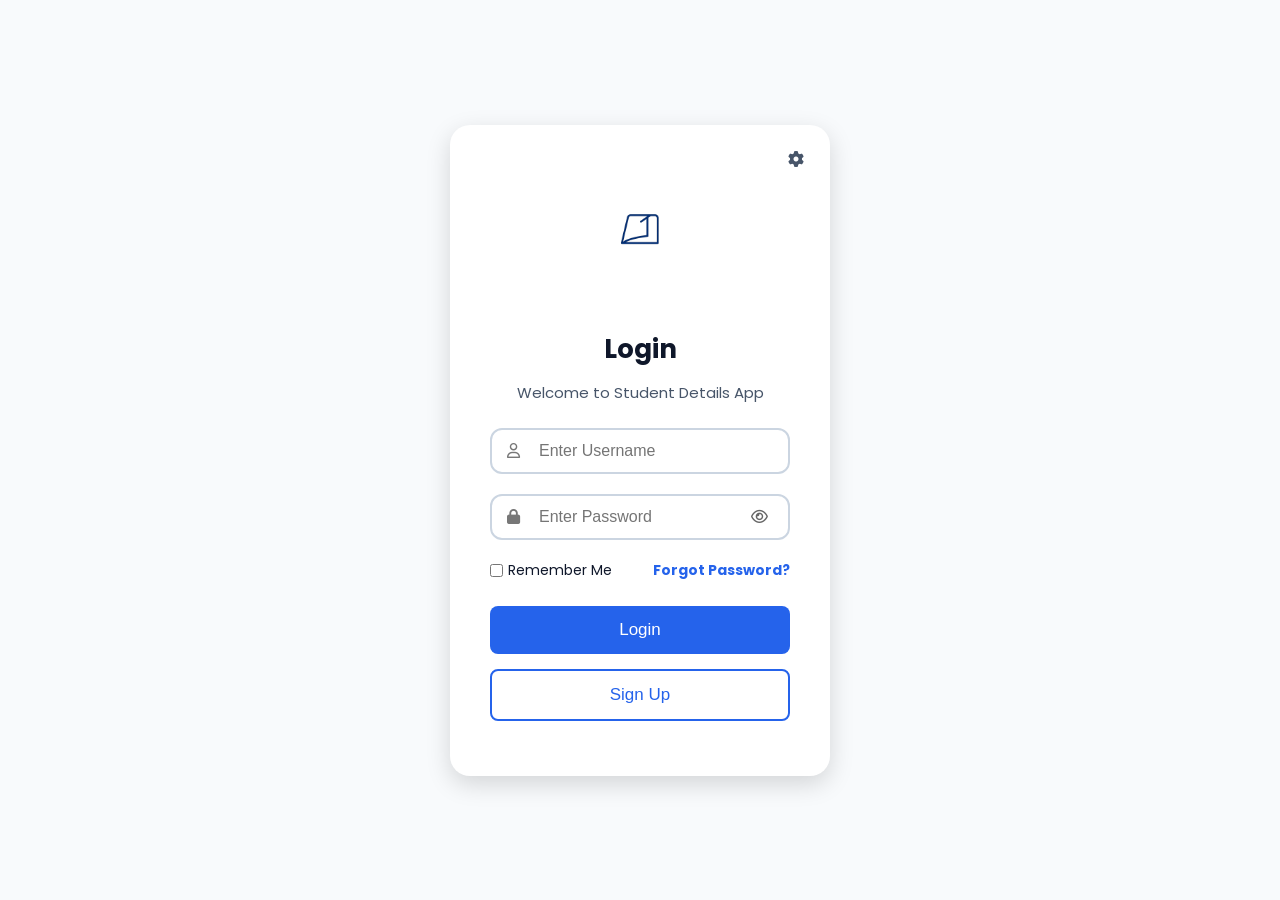
<file: addedFiles/html/profile.html>
<!DOCTYPE html>
<!-- ==========================================================
     CONNECTION FIX - what changed in this pass (folder
     structure was NOT changed; only the references below)
     ==========================================================

     Every <script src="../js/application/...js"> tag on this
     page pointed one folder too deep: Config.js, StorageService.js, DataService.js and Profile.script.js actually live
     directly under www4/addedFiles/js/, not under an
     "application" sub-folder - so those tags 404'd and none of
     that code ever ran. Fixed by pointing each tag at
     ../js/...js instead, without moving a single file.

     Also added <script src="../js/DataService.js">, which did
     not exist anywhere in the project - see DataService.js for
     details.
     ========================================================== -->

<!-- ==========================================================
     ROUND 2 IMPROVEMENTS

     Completed Improvements
     ----------------------
     ✓ Settings moved from Profile to Dashboard: the Settings
       button that used to live at the bottom of this page is
       gone. Profile is now user info / login history / activity
       history only, per the Round 2 brief.
     ========================================================== -->
<html lang="en">

<head>
    <link rel="manifest" href="../manifest.json">

    <meta name="theme-color" content="#123b8d">

    <meta charset="UTF-8">

    <meta name="viewport" content="width=device-width, initial-scale=1.0">

    <title>Student Details - Profile</title>

    <link rel="stylesheet" href="../profile.css">

    <link rel="stylesheet" href="../common/common.css">

    <link rel="stylesheet"
        href="https://cdnjs.cloudflare.com/ajax/libs/font-awesome/6.5.2/css/all.min.css">

</head>

<body>

<div class="profile-page">

    <!-- ================= Top Bar ================= -->

    <div class="profile-topbar">

        <button id="btnBack" title="Back to Dashboard">

            <i class="fa-solid fa-arrow-left"></i>

        </button>

        <div>

            <h1>Profile</h1>

            <p>Your account information</p>

        </div>

    </div>

    <!-- ================= User Information ================= -->

    <section class="profile-card">

        <div class="profile-avatar-row">

            <!-- --------------------------------------------------
                 WHY: no separate "profile" record with a photo
                 exists anywhere on the backend - only a username
                 is stored - so a real photo can't be shown here
                 without inventing data that doesn't exist.
                 WHAT: an initials avatar generated from the
                 username on the client (see Profile.script.js's
                 renderAvatarInitials()) is a reasonable, honest
                 stand-in that needs no backend change at all.
                 -------------------------------------------------- -->
            <div class="profile-avatar" id="profileAvatar">?</div>

            <div>

                <h2 class="profile-card-title" style="margin-bottom:2px;">User Information</h2>

                <p class="profile-info-label" id="txtRole">Administrator</p>

            </div>

        </div>

        <div class="profile-info-row">

            <i class="fa-solid fa-user"></i>

            <div>

                <p class="profile-info-label">Username</p>

                <p class="profile-info-value" id="txtUsername">-</p>

            </div>

        </div>

    </section>

    <!-- ================= Login History ================= -->

    <section class="profile-card">

        <h2 class="profile-card-title">Login History</h2>

        <div class="login-history">

            <div class="login-history-item">

                <p class="profile-info-label">Current Login</p>

                <p class="profile-info-value" id="txtCurrentLogin">-</p>

            </div>

            <div class="login-history-item">

                <p class="profile-info-label">Last Login</p>

                <p class="profile-info-value" id="txtLastLogin">-</p>

            </div>

            <div class="login-history-item">

                <p class="profile-info-label">Last Logout</p>

                <p class="profile-info-value" id="txtLastLogout">-</p>

            </div>

        </div>

    </section>

    <!-- ================= Recent Activity (moved from Dashboard) ================= -->

    <section class="profile-card">

        <h2 class="profile-card-title">Recent Activity</h2>

        <ul class="activity-list" id="activityList">

            <li class="activity-empty">No recent activity yet.</li>

        </ul>

    </section>

    <!-- ================= User Management (Admin only) =================
         Hidden by default; UserManagement.script.js's
         initializeUserManagementSection() only reveals this for
         Session.getRole() === "Admin". -->

    <section class="profile-card" id="userManagementSection" style="display:none;">

        <div class="user-mgmt-header">

            <h2 class="profile-card-title" style="margin-bottom:0;">User Management</h2>

            <button type="button" id="btnAddUser" class="user-mgmt-add-btn">
                <i class="fa-solid fa-plus"></i> Add User
            </button>

        </div>

        <div class="user-mgmt-toolbar">

            <div class="user-mgmt-search">
                <i class="fa-solid fa-magnifying-glass"></i>
                <input type="text" id="txtUserSearch" placeholder="Search users...">
            </div>

            <button type="button" id="btnExportUsers" class="user-mgmt-export-btn" title="Export CSV">
                <i class="fa-solid fa-file-export"></i> Export
            </button>

        </div>

        <ul class="user-card-list" id="userCardList">

            <li class="activity-empty">Loading users...</li>

        </ul>

    </section>

    <!-- ================= Change Password =================
         Moved to Settings (Profile -> Settings restructure):
         Profile is user info / login history / activity /
         user management only. Change Password now lives on
         the Settings page, in Settings.script.js, next to
         Theme and Font Size. -->

</div>

<!-- ================= Add / Edit User Modal (Admin only) ================= -->

<div class="user-modal-overlay" id="userModalOverlay" style="display:none;">

    <div class="user-modal-box">

        <div class="user-modal-header">

            <h3 id="userModalTitle">Add User</h3>

            <button type="button" id="btnCloseUserModal" class="user-modal-close">&times;</button>

        </div>

        <div class="user-modal-body">

            <div class="profile-form-group">
                <label for="txtUserUsername">Username</label>
                <input type="text" id="txtUserUsername" placeholder="Username">
            </div>

            <div class="profile-form-group" id="userPasswordGroup">
                <label for="txtUserPassword">Password</label>
                <input type="password" id="txtUserPassword" placeholder="At least 6 characters">
            </div>

            <div class="profile-form-group">
                <label for="txtUserFullName">Full Name</label>
                <input type="text" id="txtUserFullName" placeholder="Full Name">
            </div>

            <div class="profile-form-group">
                <label for="selUserRole">Role</label>
                <select id="selUserRole">
                    <option value="Student">Student</option>
                    <option value="Admin">Admin</option>
                </select>
            </div>

            <div class="profile-form-group">
                <label for="selUserStatus">Status</label>
                <select id="selUserStatus">
                    <option value="Active">Active</option>
                    <option value="Inactive">Inactive</option>
                </select>
            </div>

        </div>

        <div class="user-modal-footer">

            <button type="button" id="btnCancelUserModal" class="user-mgmt-cancel-btn">Cancel</button>

            <button type="button" id="btnSaveUser" class="user-mgmt-save-btn">Save</button>

        </div>

    </div>

</div>

<!-- JavaScript -->
<!-- Common dependencies load first, same order as every other page -->

<script src="../js/Config.js"></script>

<script src="../js/StorageService.js"></script>

<script src="../js/DataService.js"></script>

<script src="../common/common.js"></script>

<script src="../common/navigation.js"></script>

<script src="../common/session.js"></script>

<script src="../common/register-sw.js"></script>

<script src="../common/theme.js"></script>

<script src="../common/settings.js"></script>

<script src="../common/activity.js"></script>

<script src="../js/Profile.script.js"></script>

<script src="../js/UserManagement.script.js"></script>

</body>

</html>
</file>
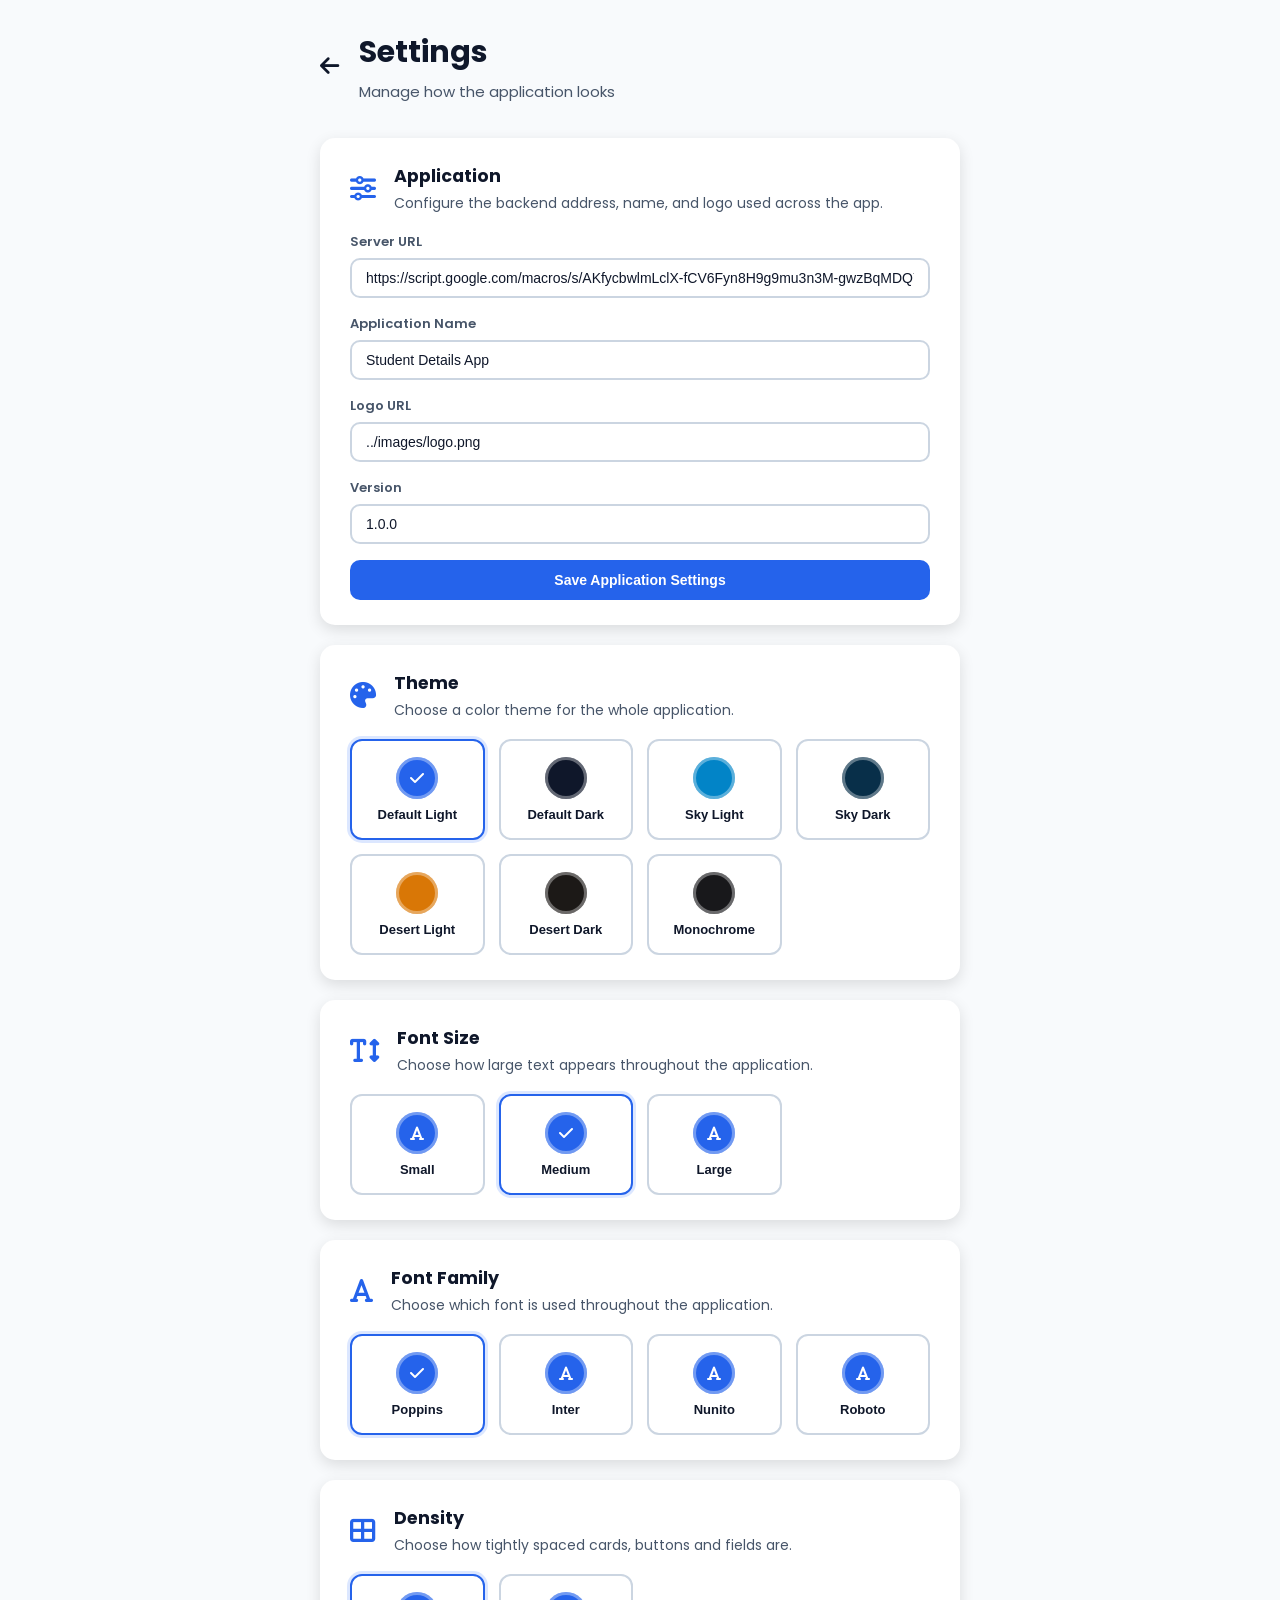
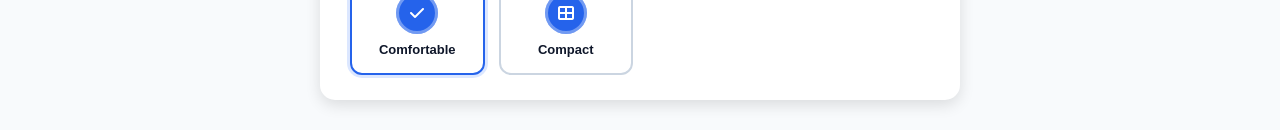
<file: addedFiles/html/settings.html>
<!DOCTYPE html>
<!-- ==========================================================
     CONNECTION FIX - what changed in this pass (folder
     structure was NOT changed; only the references below)
     ==========================================================

     Every <script src="../js/application/...js"> tag on this
     page pointed one folder too deep: Config.js, StorageService.js, DataService.js and Settings.script.js actually live
     directly under www4/addedFiles/js/, not under an
     "application" sub-folder - so those tags 404'd and none of
     that code ever ran. Fixed by pointing each tag at
     ../js/...js instead, without moving a single file.

     Also added <script src="../js/DataService.js">, which did
     not exist anywhere in the project - see DataService.js for
     details.
     ========================================================== -->
<html lang="en">

<head>
    <link rel="manifest" href="../manifest.json">

    <meta name="theme-color" content="#123b8d">

    <meta charset="UTF-8">

    <meta name="viewport" content="width=device-width, initial-scale=1.0">

    <title>Student Details - Settings</title>

    <link rel="stylesheet" href="../settings.css">

    <link rel="stylesheet" href="../common/common.css">

    <link rel="stylesheet"
        href="https://cdnjs.cloudflare.com/ajax/libs/font-awesome/6.5.2/css/all.min.css">

</head>

<body>

<div class="settings-page">

    <!-- ================= Top Bar ================= -->

    <div class="settings-topbar">

        <!-- Improvements Made: tooltip said "Back to Profile", but
             btnBack.onclick (Settings.script.js) goes to Dashboard
             if logged in, otherwise Login - never Profile. Fixed
             to match actual behavior. -->
        <button id="btnBack" title="Back">

            <i class="fa-solid fa-arrow-left"></i>

        </button>

        <div>

            <h1>Settings</h1>

            <p>Manage how the application looks</p>

        </div>

    </div>

    <!-- ================= Application Settings Card (Phase 3) ================= -->

    <section class="settings-card">

        <div class="settings-row-text" style="margin-bottom: 18px;">

            <i class="fa-solid fa-sliders"></i>

            <div>

                <h3>Application</h3>

                <p>Configure the backend address, name, and logo used across the app.</p>

            </div>

        </div>

        <div class="settings-input-group">

            <label for="txtServerUrl">Server URL</label>

            <input
                type="text"
                id="txtServerUrl"
                placeholder="https://script.google.com/macros/s/.../exec">

        </div>

        <div class="settings-input-group">

            <label for="txtApplicationName">Application Name</label>

            <input
                type="text"
                id="txtApplicationName"
                placeholder="Student Details">

        </div>

        <div class="settings-input-group">

            <label for="txtLogoUrl">Logo URL</label>

            <input
                type="text"
                id="txtLogoUrl"
                placeholder="../images/logo.png">

        </div>

        <!-- Improvements Made (Settings Improvements task): Version was
             never shown anywhere in Settings. Read-only field filled by
             Settings.script.js from AppConfig.APP_VERSION - the single
             existing source of truth for the app version, so this is
             purely a new display, not a new value to maintain. -->
        <div class="settings-input-group">

            <label for="txtVersion">Version</label>

            <input
                type="text"
                id="txtVersion"
                readonly>

        </div>

        <button type="button" id="btnSaveSettings" class="settings-save-btn">

            Save Application Settings

        </button>

    </section>

    <!-- ================= Backend Settings Card (ADDED - switchable backend architecture) =================
         Admin/Developer only - hidden entirely for non-Admins by
         Settings.script.js (see initializeSettingsPage()). Lets an
         Admin pick which backend DataService.js talks to, without
         touching any code. Same card markup pattern as the
         Application card above. -->

    <section class="settings-card" id="backendSettingsSection">

        <div class="settings-row-text" style="margin-bottom: 18px;">

            <i class="fa-solid fa-server"></i>

            <div>

                <h3>Backend</h3>

                <p>Developer/Admin only - choose which backend this app talks to.</p>

            </div>

        </div>

        <div class="settings-input-group">

            <label for="selBackendMode">Backend</label>

            <select id="selBackendMode">

                <option value="GOOGLE">Google Sheets</option>

                <option value="INDEXEDDB">IndexedDB</option>

                <option value="SPRING">Spring Boot</option>

            </select>

        </div>

        <button type="button" id="btnSaveBackend" class="settings-save-btn">

            Save Backend

        </button>

    </section>

    <!-- ================= Biometric Login Card =================
         Only meaningful for a logged-in user (it registers a
         credential for Session.getUsername()) - same hide-when-
         logged-out pattern as the Change Password card below.
         Wired up in Settings.script.js. -->

    <section class="settings-card" id="biometricSettingsSection">

        <div class="settings-row-text" style="margin-bottom: 18px;">

            <i class="fa-solid fa-fingerprint"></i>

            <div>

                <h3>Biometric Login</h3>

                <p>Use your fingerprint or face instead of typing your password on this device.</p>

            </div>

        </div>

        <div class="settings-input-group">

            <label>

                <input type="radio" name="biometricOption" id="radBiometricDisabled" value="disabled">
                Disabled

            </label>

            <label>

                <input type="radio" name="biometricOption" id="radBiometricFingerprint" value="fingerprint">
                Fingerprint

            </label>

            <label>

                <input type="radio" name="biometricOption" id="radBiometricFace" value="face">
                Face ID

            </label>

        </div>

    </section>

    <!-- ================= Change Password Card =================
         Moved here from Profile (brief item 5 - "Change
         Password belongs inside Settings"). Same three fields
         and button as before; wired up in Settings.script.js,
         which now also owns handleChangePassword().

         SETTINGS PAGE CONSISTENCY FIX (this pass): this card's
         header used to be a bare, unclassed <div> followed by an
         EXTRA, unmatched </div> right after it. Per how browsers
         parse malformed HTML, that orphaned closing tag walked up
         and force-closed the nearest open <div> on the stack -
         which was .settings-page itself (this <section> is not a
         div, so it doesn't count) - so .settings-page silently
         ended right here. Every card after this one (this card's
         own inputs/button, Theme, Font Size, Font Family, Density)
         was then rendered OUTSIDE .settings-page, with none of its
         max-width/margin/padding, which is exactly why they
         stretched full-width instead of matching the cards above.
         Removed the stray </div> and gave this header the same
         .settings-row-text + icon structure every other card on
         this page already uses, so spacing/layout matches too. -->

    <section class="settings-card" id="changePasswordSection">

        <div class="settings-row-text" style="margin-bottom: 18px;">

            <i class="fa-solid fa-key"></i>

            <div>

                <h3>Change Password</h3>

                <p>Update the password for your account.</p>

            </div>

        </div>

        <div class="settings-input-group">

            <label for="txtCurrentPassword">Current Password</label>

            <input
                type="password"
                id="txtCurrentPassword"
                placeholder="Enter current password">

        </div>

        <div class="settings-input-group">

            <label for="txtNewPassword">New Password</label>

            <input
                type="password"
                id="txtNewPassword"
                placeholder="Enter new password">

        </div>

        <div class="settings-input-group">

            <label for="txtConfirmPassword">Confirm New Password</label>

            <input
                type="password"
                id="txtConfirmPassword"
                placeholder="Re-enter new password">

        </div>

        <button type="button" id="btnChangePassword" class="settings-save-btn">

            Change Password

        </button>

    </section>

    <!-- ================= Theme Card ================= -->

    <section class="settings-card">

        <div class="settings-row-text" style="margin-bottom: 18px;">

            <i class="fa-solid fa-palette"></i>

            <div>

                <h3>Theme</h3>

                <p>Choose a color theme for the whole application.</p>

            </div>

        </div>

        <!-- Theme Swatch Grid: populated by Settings.script.js from
             ThemeManager.ALL_THEMES, so adding a theme only ever
             means adding one entry to that one list, never editing
             this HTML. -->
        <div class="theme-grid" id="theme_grid"></div>

    </section>

    <!-- ================= Font Size Card =================
         Improvements Made (Theme System Enhancement task):
         new card, same layout pattern as the Theme card above.
         Populated by Settings.script.js from
         FontSizeManager.ALL_FONT_SIZES (common/theme.js), so
         it follows the exact same "add one entry, not new HTML"
         pattern the Theme grid already uses. -->

    <section class="settings-card">

        <div class="settings-row-text" style="margin-bottom: 18px;">

            <i class="fa-solid fa-text-height"></i>

            <div>

                <h3>Font Size</h3>

                <p>Choose how large text appears throughout the application.</p>

            </div>

        </div>

        <div class="theme-grid" id="font_size_grid"></div>

    </section>

    <!-- ================= Font Family Card =================
         Project Improvements (UI Modernization pass, this
         pass): new card, same layout pattern as the Theme/Font
         Size cards above. Populated by Settings.script.js from
         FontFamilyManager.ALL_FONT_FAMILIES (common/theme.js).
         WHY: FontFamilyManager already existed (Phase 1 - the
         Poppins/Inter/Nunito/Roboto switch) but had no picker
         anywhere in the app, so it was unreachable by anyone
         except by directly calling it from a console - this is
         that missing picker, following the exact same "add one
         entry, not new HTML" pattern the other grids use. -->

    <section class="settings-card">

        <div class="settings-row-text" style="margin-bottom: 18px;">

            <i class="fa-solid fa-font"></i>

            <div>

                <h3>Font Family</h3>

                <p>Choose which font is used throughout the application.</p>

            </div>

        </div>

        <div class="theme-grid" id="font_family_grid"></div>

    </section>

    <!-- ================= Density Card =================
         Project Improvements (UI Modernization pass, this
         pass): new card, same layout pattern as the cards
         above. Populated by Settings.script.js from
         DensityManager.ALL_DENSITIES (common/theme.js). -->

    <section class="settings-card">

        <div class="settings-row-text" style="margin-bottom: 18px;">

            <i class="fa-solid fa-table-cells-large"></i>

            <div>

                <h3>Density</h3>

                <p>Choose how tightly spaced cards, buttons and fields are.</p>

            </div>

        </div>

        <div class="theme-grid" id="density_grid"></div>

    </section>

</div>

<!-- JavaScript -->
<!-- Common dependencies load first, same order as every other page -->

<script src="../js/Config.js"></script>

<script src="../js/StorageService.js"></script>

<script src="../js/DataService.js"></script>

<script src="../common/common.js"></script>

<script src="../common/navigation.js"></script>

<script src="../common/session.js"></script>

<script src="../common/register-sw.js"></script>

<script src="../common/theme.js"></script>

<script src="../common/settings.js"></script>

<script src="../common/activity.js"></script>

<script src="../js/BiometricService.js"></script>

<script src="../js/Settings.script.js"></script>

</body>

</html>
</file>
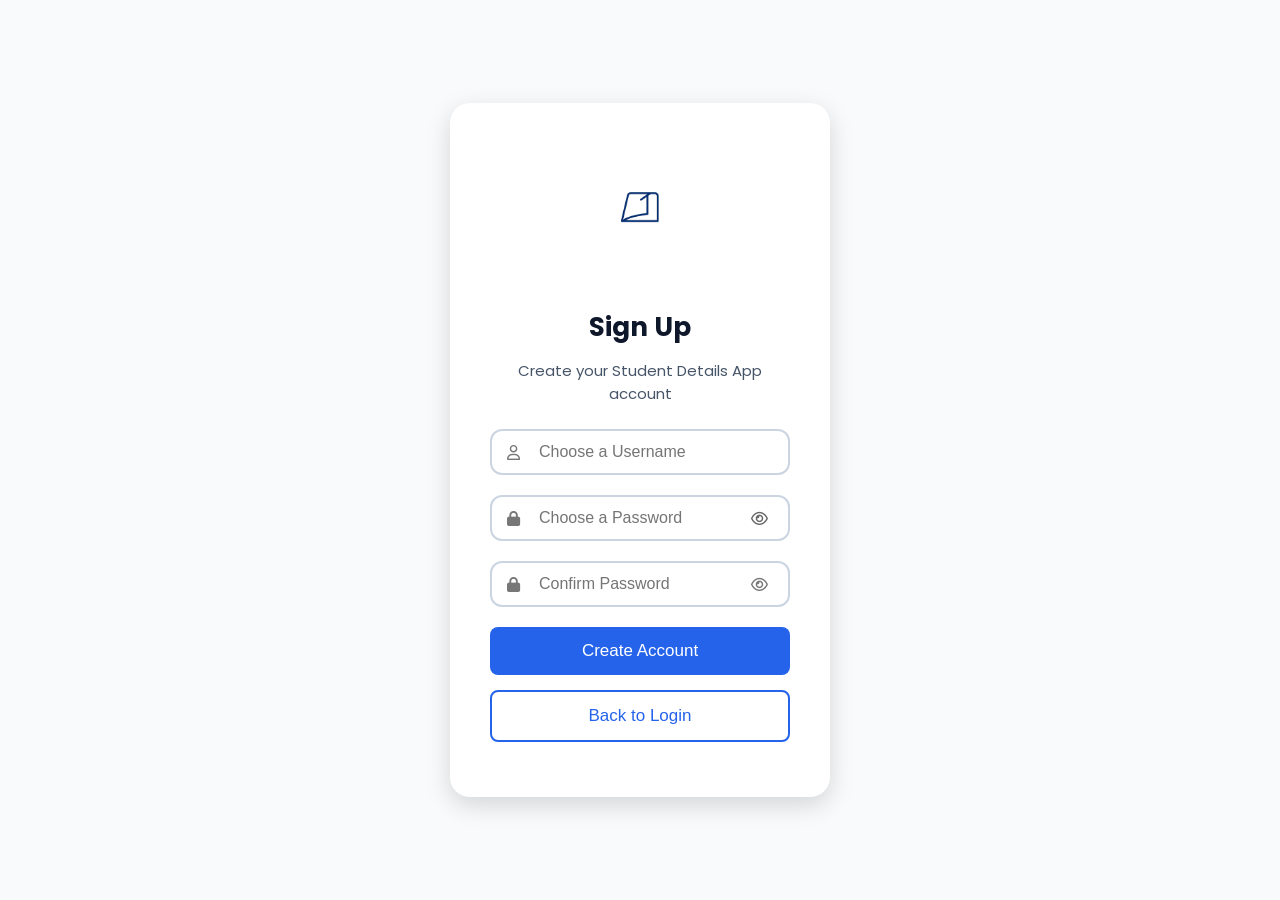
<file: addedFiles/html/signup.html>
<!DOCTYPE html>
<!-- ==========================================================
     CONNECTION FIX - what changed in this pass (folder
     structure was NOT changed; only the references below)
     ==========================================================

     Every <script src="../js/application/...js"> tag on this
     page pointed one folder too deep: Config.js, StorageService.js, DataService.js and signup.js actually live
     directly under www4/addedFiles/js/, not under an
     "application" sub-folder - so those tags 404'd and none of
     that code ever ran. Fixed by pointing each tag at
     ../js/...js instead, without moving a single file.

     Also added <script src="../js/DataService.js">, which did
     not exist anywhere in the project - see DataService.js for
     details.
     ========================================================== -->
<html lang="en">

<head>
    <link rel="manifest" href="../manifest.json">

    <meta name="theme-color" content="#123b8d">

    <meta charset="UTF-8">

    <meta name="viewport" content="width=device-width, initial-scale=1.0">

    <title>Student Management System - Sign Up</title>

    <link rel="stylesheet" href="../login.css">

    <link rel="stylesheet" href="../common/common.css">

    <link rel="stylesheet"
          href="https://cdnjs.cloudflare.com/ajax/libs/font-awesome/6.5.2/css/all.min.css">

</head>

<body>

    <!-- ===========================
         Sign Up Container
    ============================ -->

    <div class="container">

        <div class="login-card">

            <!-- Logo -->

            <img
                id="signupLogo"
                src="../images/logo.png"
                alt="Student Management System Logo"
                class="logo">

            <!-- Sign Up Title -->

            <h2 class="title" id="signupTitle">

                Sign Up

            </h2>

            <p class="subtitle" id="signupSubtitle">

                Create your Student Management System account

            </p>

            <!-- Username -->

            <div class="input-box">

                <i class="fa-regular fa-user"></i>

                <input
                    type="text"
                    id="username"
                    placeholder="Choose a Username"
                    autocomplete="username">

            </div>

            <!-- Password -->

            <div class="input-box">

                <i class="fa-solid fa-lock"></i>

                <input
                    type="password"
                    id="password"
                    placeholder="Choose a Password"
                    autocomplete="new-password">

                <i
                    class="fa-regular fa-eye"
                    id="togglePassword"></i>

            </div>

            <!-- Confirm Password -->

            <div class="input-box">

                <i class="fa-solid fa-lock"></i>

                <input
                    type="password"
                    id="confirmPassword"
                    placeholder="Confirm Password"
                    autocomplete="new-password">

                <i
                    class="fa-regular fa-eye"
                    id="toggleConfirmPassword"></i>

            </div>

            <!-- Create Account Button -->

            <button
                type="button"
                id="createAccountBtn">

                Create Account

            </button>

            <!-- Back To Login Button -->

            <button
                type="button"
                class="signup"
                id="backToLoginBtn">

                Back to Login

            </button>

        </div>

    </div>

    <!-- JavaScript -->
    <!-- Common dependencies load first so signup.js can use Navigation's goLogin() -->

    <script src="../js/Config.js"></script>

    <script src="../js/StorageService.js"></script>

    <script src="../js/DataService.js"></script>

    <script src="../common/common.js"></script>

<script src="../common/theme.js"></script>

    <script src="../common/settings.js"></script>

    <script src="../common/navigation.js"></script>

    <script src="../common/session.js"></script>

    <script src="../common/register-sw.js"></script>

    <script src="../js/signup.js"></script>

</body>

</html>
</file>
<file: addedFiles/login.css>
/* ==========================================================
   Student Management System
   Login Page Style Sheet

   ----------------------------------------------------------
   FORGOT PASSWORD PAGE (this pass)
   ----------------------------------------------------------
   The Forgot Password feature moved from an in-page popup
   (#forgotPasswordOverlay) to its own page,
   addedFiles/html/forgotPassword.html. Removed the popup rules
   below (#forgotPasswordOverlay, .popup-*) since that markup no
   longer exists, and added a small .fp-verified-line rule for
   the "Username: <name>" line on the new page's Step 2. The new
   page otherwise reuses .container / .login-card / .input-box /
   button / .signup / .options / the responsive rules already
   in this file, unchanged, so it looks like it belongs to the
   same project.
   ========================================================== */

/* ==========================================================
   Reset
   ========================================================== */

* {
    margin: 0;
    padding: 0;
    box-sizing: border-box;
}

/* ==========================================================
   Body
   ========================================================== */

body {

    font-family: Arial, Helvetica, sans-serif;

    background: var(--color-page-background);

    display: flex;

    justify-content: center;

    align-items: center;

    min-height: 100vh;
}

/* ==========================================================
   Main Container
   ========================================================== */

.container {

    width: 100%;

    display: flex;

    justify-content: center;

    align-items: center;

    padding: 20px;
}

/* ==========================================================
   Login Card
   ========================================================== */

.login-card {

    position: relative;

    width: 380px;

    background: var(--color-surface);

    border-radius: 20px;

    padding: 40px;

    box-shadow: 0px 8px 25px rgba(0, 0, 0, 0.15);
}

/* ==========================================================
   Settings Button (Centered Icon Fix)
   ========================================================== */
.login-settings-btn {
    position: absolute;
    top: 16px;
    right: 16px;
    width: 36px;
    height: 36px;
    border: none;
    border-radius: 50%;
    background: transparent;
    color: var(--color-text-secondary);
    font-size: 16px;
    cursor: pointer;
    transition: .2s;

    /* Center the icon inside the button */
    display: flex;
    align-items: center;
    justify-content: center;
}

.login-settings-btn:hover {
    background: var(--color-page-background);
    color: var(--color-text-primary);
}

/* ==========================================================
   Logo
   ========================================================== */

.logo {

    width: 90px;

    display: block;

    margin: 0 auto 30px auto;
}

/* ==========================================================
   Input Box
   ========================================================== */

.input-box {
    display: flex;
    align-items: center;
    border: 2px solid var(--color-border, #1d3f8e);
    border-radius: 12px;
    padding: 12px 15px;
    margin-bottom: 20px;
    transition: 0.3s;
}

.input-box:focus-within {
    border-color: var(--app-theme-color, #123b8d);
    box-shadow: 0px 0px 8px var(--app-theme-hover, rgba(18, 59, 141, 0.3));
}

.input-box i {

    color: #777777;

    width: 22px;
}

.input-box input {

    flex: 1;

    border: none;

    outline: none;

    font-size: 16px;

    padding-left: 10px;

    background: transparent;
}

/* ==========================================================
   Password Eye Icon
   ========================================================== */

#togglePassword {

    cursor: pointer;

    color: #666666;
}

#togglePassword:hover {

    color: #123b8d;
}

/* ==========================================================
   Remember Me
   ========================================================== */

.options {

    display: flex;

    justify-content: space-between;

    align-items: center;

    font-size: 14px;

    margin-bottom: 25px;
}

.options label {

    display: flex;

    align-items: center;

    gap: 5px;
}

.options a {

    text-decoration: none;

    color: #123b8d;

    font-weight: bold;
}

.options a:hover {

    text-decoration: underline;
}

/* ==========================================================
   Buttons
   ========================================================== */

button {

    width: 100%;

    padding: 14px;

    border-radius: 12px;

    font-size: 17px;

    cursor: pointer;

    transition: 0.3s;

    margin-bottom: 15px;
}

/* Primary Action Buttons (#loginBtn, #createAccountBtn, #btnFpVerifyUsername, #btnFpResetPassword) */
#loginBtn,
#createAccountBtn,
#btnFpVerifyUsername,
#btnFpResetPassword {
    background: var(--app-theme-color, #123b8d);
    color: #ffffff;
    border: none;
}

#loginBtn:hover,
#createAccountBtn:hover,
#btnFpVerifyUsername:hover,
#btnFpResetPassword:hover {
    opacity: 0.9;
}

/* Secondary/Outlined Action Buttons (.signup, #btnCancelForgotPassword) */
.signup,
#btnCancelForgotPassword {
    background: var(--color-surface, #ffffff);
    color: var(--app-theme-color, #123b8d);
    border: 2px solid var(--app-theme-color, #123b8d);
}

.signup:hover,
#btnCancelForgotPassword:hover {
    background: var(--app-theme-color, #123b8d);
    color: #ffffff;
}

/* Links & Eye Icons */
.options a {
    text-decoration: none;
    color: var(--app-theme-color, #123b8d);
    font-weight: bold;
}

#togglePassword:hover,
#toggleConfirmPassword:hover,
#toggleFpNewPassword:hover,
#toggleFpConfirmPassword:hover {
    color: var(--app-theme-color, #123b8d);
}

/* ==========================================================
   Forgot Password Modal

   Same overlay/box/header/footer convention already used by
   the Add/Edit User modal on the Profile page (see
   .user-modal-* in profile.css) - kept as its own small set
   of classes here (fp-modal-*) since profile.css is not
   loaded on this page. Reuses the existing .input-box styling
   above for the Username/New Password/Confirm Password fields,
   so the modal's fields look identical to the Login form's own
   fields.
   ========================================================== */

.fp-modal-overlay {

    position: fixed;

    inset: 0;

    background: rgba(0, 0, 0, 0.5);

    z-index: 1000;

    display: flex;

    align-items: center;

    justify-content: center;

    padding: 20px;
}

.fp-modal-box {

    width: 100%;

    max-width: 400px;

    max-height: 90vh;

    overflow-y: auto;

    background: var(--color-surface);

    border-radius: 15px;

    box-shadow: 0px 10px 30px rgba(0, 0, 0, .25);
}

.fp-modal-header {

    display: flex;

    align-items: center;

    justify-content: space-between;

    padding: 20px 24px;

    border-bottom: 1px solid var(--color-border);
}

.fp-modal-header h3 {

    color: var(--color-text-primary);

    font-size: 18px;
}

.fp-modal-close {

    width: auto;

    margin-bottom: 0;

    border: none;

    background: none;

    font-size: 24px;

    line-height: 1;

    padding: 0;

    color: var(--color-text-secondary);

    cursor: pointer;
}

.fp-modal-body {

    padding: 20px 24px 0 24px;
}

.fp-modal-instructions {

    font-size: 14px;

    color: var(--color-text-secondary);

    margin-bottom: 18px;

    line-height: 1.4;
}

.fp-modal-footer {

    display: flex;

    flex-direction: column;

    gap: 12px;

    padding: 4px 24px 24px;
}

.fp-modal-cancel-btn {

    background: white;

    color: #123b8d;

    border: 2px solid #123b8d;
}

.fp-modal-cancel-btn:hover {

    background: #123b8d;

    color: white;
}

.fp-modal-save-btn {

    background: #123b8d;

    color: white;

    border: none;
}

.fp-modal-save-btn:hover {

    background: #0f3278;
}

.fp-modal-save-btn:disabled {

    opacity: .65;

    cursor: default;
}

/* ==========================================================
   Forgot Password Page - Verified Username Line (Step 2)

   For the "Username: <name>" line on forgotPassword.html's
   Step 2, once the username has been verified. Small addition
   alongside the .input-box / button rules above, which the new
   page reuses as-is.
   ========================================================== */

.fp-verified-line
{
    margin-bottom: 20px;

    color: var(--color-text-secondary);

    text-align: center;
}

.fp-verified-line strong
{
    color: var(--color-text-primary);
}

/* ==========================================================
   Responsive
   ========================================================== */

@media (max-width: 480px) {

    .login-card {

        width: 100%;

        padding: 30px 20px;
    }

    .options {

        flex-direction: column;

        align-items: flex-start;

        gap: 10px;
    }

}

/* ==========================================================
   Centered Titles & Spacing Fix
   ========================================================== */
.login-card .title,
.title#fpTitle {
    text-align: center;
    font-size: 26px;
    font-weight: 700;
    color: var(--color-text-primary);
    margin-bottom: 12px; /* Generous gap between Login & Subtitle */
}

.login-card .subtitle,
.subtitle#fpSubtitle {
    text-align: center;
    font-size: 15px;
    color: var(--color-text-secondary);
    margin-bottom: 24px; /* Gap between Subtitle & Inputs */
}
</file>
<file: addedFiles/common/common.css>
/* ==========================================================
   Student Management System
   common.css

   Shared stylesheet used by:

   â€¢ Login
   â€¢ Dashboard
   â€¢ Student
   â€¢ Category
   â€¢ Section
   â€¢ Result
   â€¢ Settings
   â€¢ Profile

   ----------------------------------------------------------

   Author:
   Kunjana Panthy

   Purpose:

   This file contains every common style shared by the
   application.

   Design Goals

   â€¢ Beginner friendly
   â€¢ Proper comments
   â€¢ Maintainable
   â€¢ Responsive
   â€¢ No duplicated CSS
   â€¢ Hungarian notation compatible
   â€¢ Does NOT change application architecture
   â€¢ Works with Bootstrap
   â€¢ Works with existing HTML

==========================================================*/

/*==========================================================
    PHASE 1 - MODERN UI PASS (fonts)
==========================================================*/

@import url("https://fonts.googleapis.com/css2?family=Poppins:wght@400;500;600;700&family=Inter:wght@400;500;600;700&family=Nunito:wght@400;600;700;800&family=Roboto:wght@400;500;700&display=swap");


/*==========================================================
    RESET
==========================================================*/

*
{
    margin:0;
    padding:0;
    box-sizing:border-box;
}

html
{
    scroll-behavior:smooth;
}

body
{
    background:#f4f6fb;

    font-family:var(--app-font-family);

    font-size:15px;

    color:#222;

    overflow-x:hidden;
}


/*==========================================================
    LINKS
==========================================================*/

a
{
    text-decoration:none;
}

a:hover
{
    text-decoration:none;
}


/*==========================================================
    LISTS
==========================================================*/

ul,
ol
{
    list-style:none;
}


/*==========================================================
    IMAGES
==========================================================*/

img
{
    max-width:100%;

    height:auto;
}

/*==========================================================
    ROOT VARIABLES (Enhanced Light Theme)
==========================================================*/

:root,
html[data-theme="light"]
{
    /* Brand & Primary Colors - Rich Royal Blue */
    --app-theme-color: #2563EB;
    --app-theme-dark: #1D4ED8;
    --app-accent: #3B82F6;

    /* Font */
    --app-font-family: "Poppins", Arial, Helvetica, sans-serif;

    /* Backgrounds */
    --app-bg-color: #F8FAFC;
    --app-card-bg: #FFFFFF;
    --app-modal-bg: #FFFFFF;

    /* High-Contrast Text */
    --app-text-color: #0F172A;
    --app-text-light: #475569;
    --app-heading: #0F172A;

    /* Borders & Status Colors */
    --app-border: #CBD5E1;
    --app-success: #10B981;
    --app-danger: #EF4444;
    --app-warning: #F59E0B;

    /* Radii & Transitions */
    --app-radius: 16px;
    --app-radius-sm: 8px;
    --app-space-xs: 6px;
    --app-space-sm: 12px;
    --app-space-md: 18px;
    --app-space-lg: 24px;
    --app-transition-speed: .25s;

    /* Shadows */
    --shadow-small: 0 4px 12px rgba(15, 23, 42, 0.08);
    --shadow-medium: 0 8px 24px rgba(15, 23, 42, 0.14);

    /* Aliases */
    --color-page-background: var(--app-bg-color);
    --color-surface: var(--app-card-bg);
    --color-border: var(--app-border);
    --color-text-primary: var(--app-heading);
    --color-text-secondary: var(--app-text-light);
    --color-sidebar-background: var(--app-theme-color);
    --color-sidebar-text: #FFFFFF;
    --color-sidebar-hover: var(--app-theme-dark);
}

/*==========================================================
    DARK MODE (Vibrant Slate & Electric Blue)
==========================================================*/

html[data-theme="dark"]
{
    --app-theme-color: #3B82F6;
    --app-theme-dark: #2563EB;
    --app-accent: #60A5FA;

    --app-bg-color: #0F172A;
    --app-card-bg: #1E293B;
    --app-modal-bg: #1E293B;

    --app-text-color: #F8FAFC;
    --app-text-light: #94A3B8;
    --app-heading: #FFFFFF;

    --app-border: #334155;
    --app-success: #34D399;
    --app-danger: #F87171;
    --app-warning: #FBBF24;

    --color-page-background: var(--app-bg-color);
    --color-surface: var(--app-card-bg);
    --color-border: var(--app-border);
    --color-text-primary: var(--app-heading);
    --color-text-secondary: var(--app-text-light);
    --color-sidebar-background: #020617;
    --color-sidebar-text: #F8FAFC;
    --color-sidebar-hover: #1E293B;
}

/*==========================================================
    DENSITY (Comfortable / Compact)
==========================================================*/

html[data-density="compact"]
{
    --app-space-xs:4px;
    --app-space-sm:8px;
    --app-space-md:10px;
    --app-space-lg:14px;

    --app-radius:8px;
    --app-radius-sm:6px;
}

/*==========================================================
    FONT FAMILY
==========================================================*/

html[data-font-family="poppins"] { --app-font-family:"Poppins", Arial, Helvetica, sans-serif; }
html[data-font-family="inter"]   { --app-font-family:"Inter", Arial, Helvetica, sans-serif; }
html[data-font-family="nunito"]  { --app-font-family:"Nunito", Arial, Helvetica, sans-serif; }
html[data-font-family="roboto"]  { --app-font-family:"Roboto", Arial, Helvetica, sans-serif; }

/*==========================================================
    FONT SIZE
==========================================================*/

html[data-font-size="small"] body
{
    zoom:0.9;
}

html[data-font-size="medium"] body
{
    zoom:1;
}

html[data-font-size="large"] body
{
    zoom:1.15;
}


/*==========================================================
    MODERN LOADING INDICATOR
==========================================================*/

#appLoadingOverlay
{
    position:fixed;

    top:0; left:0; right:0; bottom:0;

    background:rgba(0,0,0,.35);

    z-index:99999;

    display:none;

    align-items:center;

    justify-content:center;

    flex-direction:column;

    opacity:0;

    transition:opacity .2s ease;
}

#appLoadingOverlay.appLoadingVisible
{
    opacity:1;
}

#appLoadingOverlay .appLoadingPanel
{
    background:var(--app-card-bg);

    color:var(--app-text-color);

    border-radius:var(--app-radius);

    box-shadow:var(--shadow-medium);

    padding:28px 36px;

    display:flex;

    flex-direction:column;

    align-items:center;

    gap:14px;

    min-width:200px;

    animation:appModalPopIn .2s ease;
}

#appLoadingOverlay .appLoadingSpinner
{
    width:46px;

    height:46px;

    border-radius:50%;

    border:4px solid var(--app-border);

    border-top-color:var(--app-theme-color);

    border-right-color:var(--app-accent);

    animation:appLoadingSpin .8s linear infinite;
}

@keyframes appLoadingSpin
{
    to { transform:rotate(360deg); }
}

#appLoadingOverlay .appLoadingMessage
{
    font-size:14px;

    font-weight:600;

    color:var(--app-theme-color);

    animation:appLoadingPulse 1.4s ease-in-out infinite;

    text-align:center;
}

@keyframes appLoadingPulse
{
    0%, 100% { opacity:1; }

    50%      { opacity:.55; }
}

#appLoadingOverlay .appLoadingSubtext
{
    font-size:12px;

    color:var(--app-text-light);
}

#appLoadingOverlay .appLoadingProgressTrack
{
    width:160px;

    height:6px;

    border-radius:999px;

    background:var(--app-border);

    overflow:hidden;

    display:none;
}

#appLoadingOverlay .appLoadingProgressTrack.appLoadingProgressVisible
{
    display:block;
}

#appLoadingOverlay .appLoadingProgressFill
{
    height:100%;

    width:0%;

    background:linear-gradient(90deg, var(--app-theme-color), var(--app-accent));

    transition:width .2s ease;
}


/*==========================================================
    SKELETON LOADING
==========================================================*/

.skeleton-card
{
    background:var(--app-card-bg);

    border:1px solid var(--app-border);

    border-radius:var(--app-radius);

    padding:var(--app-space-md);

    margin-bottom:var(--app-space-sm);
}

.skeleton-card-row
{
    display:flex;

    align-items:center;

    gap:var(--app-space-sm);
}

.skeleton-avatar
{
    flex-shrink:0;

    width:42px;

    height:42px;

    border-radius:50%;

    background:linear-gradient(
        90deg,
        var(--app-border) 25%,
        var(--app-bg-color) 37%,
        var(--app-border) 63%
    );

    background-size:400% 100%;

    animation:appSkeletonShimmer 1.4s ease infinite;
}

.skeleton-card-lines
{
    flex:1;

    min-width:0;
}

.skeleton-line
{
    height:12px;

    border-radius:999px;

    margin-bottom:10px;

    background:linear-gradient(
        90deg,
        var(--app-border) 25%,
        var(--app-bg-color) 37%,
        var(--app-border) 63%
    );

    background-size:400% 100%;

    animation:appSkeletonShimmer 1.4s ease infinite;
}

.skeleton-line:last-child
{
    margin-bottom:0;
}

.skeleton-line-title { width:55%; height:14px; }

.skeleton-line-short  { width:35%; }

.skeleton-line-medium { width:70%; }

@keyframes appSkeletonShimmer
{
    0%   { background-position:100% 50%; }

    100% { background-position:0 50%; }
}


/*==========================================================
    SEARCH HIGHLIGHT
==========================================================*/

mark.search-highlight
{
    background:var(--app-accent);

    color:#ffffff;

    padding:0 2px;

    border-radius:3px;
}

.search-spinner
{
    display:none;

    width:14px;

    height:14px;

    margin-left:8px;

    border-radius:50%;

    border:2px solid var(--app-border);

    border-top-color:var(--app-theme-color);

    animation:appLoadingSpin .6s linear infinite;

    vertical-align:middle;
}

.search-spinner.search-spinner-visible
{
    display:inline-block;
}


/*==========================================================
    PAGINATION BAR
==========================================================*/

.pagination-summary
{
    font-size:13px;

    color:var(--app-text-light);

    min-width:170px;

    text-align:center;
}

.btn-page-nav
{
    border-radius:var(--app-radius-sm);

    border:1px solid var(--app-theme-color);

    background:var(--app-card-bg);

    color:var(--app-theme-color);

    font-weight:600;

    padding:6px 16px;

    transition:var(--app-transition-speed);
}

.btn-page-nav:hover:not(:disabled)
{
    background:var(--app-theme-color);

    color:#ffffff;
}

.btn-page-nav:disabled
{
    opacity:.4;

    cursor:not-allowed;
}


/*==========================================================
    MOBILE - LOADER / SKELETON / PAGINATION
==========================================================*/

@media screen and (max-width:576px)
{
    #appLoadingOverlay .appLoadingPanel
    {
        min-width:160px;

        padding:20px 24px;
    }

    #appLoadingOverlay .appLoadingSpinner
    {
        width:36px;

        height:36px;
    }

    .skeleton-card
    {
        padding:var(--app-space-sm);
    }

    .skeleton-line
    {
        height:10px;
    }

    .pagination-summary
    {
        min-width:0;

        font-size:12px;
    }
}


/*==========================================================
    MAIN PAGE
==========================================================*/

body
{
    background:var(--app-bg-color);

    color:var(--app-text-color);

    transition:.25s;

    animation:appPageFadeIn .2s ease;
}

@keyframes appPageFadeIn
{
    from { opacity:0; }

    to   { opacity:1; }
}

.main-container
{
    width:100%;

    min-height:100vh;

    background:var(--app-bg-color);

    padding:0;

    margin:0;
}

.list-container
{
    max-width:700px;

    margin:0 auto;

    width:100%;

    padding:

        145px
        20px
        90px;

    overflow-y:auto;
}



/*==========================================================
    HEADER
==========================================================*/

.header
{
    position:fixed;

    top:0;

    left:0;

    right:0;

    height:60px;

    background:var(--app-theme-color);

    display:flex;

    align-items:center;

    box-shadow:var(--shadow-small);

    z-index:1000;
}

.header-items
{
    width:100%;

    display:flex;

    align-items:center;

    margin:0;

    padding:0 15px;
}

.header-items li
{
    list-style:none;
}

.heading-text
{
    flex:1;

    text-align:center;

    color:white;

    font-size:20px;

    font-weight:bold;

    letter-spacing:.4px;
}

.header-icons-L
{
    color:white;

    font-size:20px;

    padding:10px;

    border-radius:6px;

    transition:.25s;
}

.header-icons-L:hover
{
    color:white;

    background:rgba(255,255,255,.15);
}



/*==========================================================
    SEARCH BAR
==========================================================*/

.page-container
{
    position:fixed;

    top:60px;

    left:0;

    right:0;

    background:white;

    padding:15px;

    border-bottom:

        1px solid var(--app-border);

    box-shadow:0 2px 5px rgba(0,0,0,.05);

    z-index:999;
}

/* ==========================================================
   FIX - Export button ignored its HTML position
   ----------------------------------------------------------
   #btn_export previously had position:absolute; top:12px;
   right:15px on it. Since .page-container (its nearest
   positioned ancestor) is fixed/sticky, that rule pinned the
   button to the top-right corner of the search bar container
   NO MATTER where it sat in the HTML - so moving the button's
   markup down to the filter/records row never had any visual
   effect; it kept rendering beside the search bar. Replaced
   with a plain, non-positioned rule plus a shared .list-toolbar
   flex layout (used identically by Student/Category/Section/
   Result List) that puts filter/records on the left and Export
   on the far right via justify-content:space-between. No IDs
   changed, so no click handlers were affected.
   ========================================================== */

.list-toolbar
{
    display:flex;

    align-items:center;

    justify-content:space-between;

    flex-wrap:wrap;

    width:100%;

    margin-top:3px;

    padding-bottom:10px;
}

.list-toolbar-left
{
    display:flex;

    align-items:center;

    flex-wrap:wrap;
}

.list-toolbar-right
{
    margin-left:auto;

    flex:none;
}

#btn_export
{
    position:static;
}

.input-group
{
    margin-bottom:10px;

    border-radius:24px;

    border:1px solid var(--color-border);

    box-shadow:var(--shadow-small);

    overflow:hidden;

    transition:box-shadow .15s ease, border-color .15s ease;
}

.input-group:focus-within
{
    border-color:var(--app-theme-color);

    box-shadow:0 0 0 3px color-mix(in srgb, var(--app-theme-color) 15%, transparent);
}

.input-group-text
{
    background:white;

    border-right:none;

    border:none;
}

.input-group .form-control
{
    border-left:none;

    border:none;

    box-shadow:none;
}

.btn-export
{
    font-size:13px;

    font-weight:600;

    padding:6px 14px;

    border-radius:20px;

    box-shadow:var(--shadow-small);

    transition:transform .15s ease, box-shadow .15s ease;
}

.btn-export:hover
{
    transform:translateY(-1px);

    box-shadow:var(--shadow-medium);
}

.btn-export:active
{
    transform:translateY(0);
}

.input-group .form-control:focus
{
    box-shadow:none;
}



/*==========================================================
    RECORD COUNT
==========================================================*/

#records
{
    color:var(--app-heading);

    font-size:15px;

    font-weight:bold;
}



/*==========================================================
    FILTERS
==========================================================*/

#filter_params
{
    display:flex;

    flex-wrap:wrap;
}

.filter-items
{
    display:flex;

    align-items:center;

    justify-content:center;

    background:#eef3ff;

    color:var(--app-theme-color);

    border-radius:20px;

    padding:

        5px
        14px;

    margin-right:8px;

    margin-top:6px;

    font-size:13px;

    font-weight:600;
}

.filter-items:hover
{
    background:var(--app-theme-color);

    color:white;

    transition:.25s;
}



/*==========================================================
    FLOAT BUTTON
==========================================================*/

.float-button
{
    position:fixed !important;

    bottom:25px;

    right:25px;

    width:55px !important;

    height:55px !important;

    max-width:55px !important;

    flex:none !important;

    padding:0 !important;

    display:flex;

    justify-content:center;

    align-items:center;

    border-radius:50%;

    border:none;

    font:inherit;

    background:var(--app-theme-color);

    color:white;

    box-shadow:var(--shadow-medium);

    cursor:pointer;

    z-index:999;
}

.float-button:hover
{
    transform:translateY(-3px);

    transition:.25s;
}



/*==========================================================
    COMMON PAGE TITLE
==========================================================*/

.page-title
{
    font-size:24px;

    font-weight:bold;

    color:var(--app-heading);
}

.page-subtitle
{
    color:var(--app-text-light);

    margin-top:5px;
}


/*==========================================================
    PAGE HEADER
==========================================================*/

.page-header
{
    display:flex;

    align-items:center;

    justify-content:space-between;

    flex-wrap:wrap;

    gap:15px;

    margin-bottom:20px;
}

.page-actions
{
    display:flex;

    flex:1 1 320px;

    max-width:520px;

    gap:10px;
}

.page-actions .search-box
{
    flex:1;

    width:auto;

    min-width:0;
}

@media screen and (max-width:576px)
{
    .page-header
    {
        flex-direction:column;

        align-items:stretch;
    }

    .page-actions
    {
        max-width:none;

        flex-wrap:wrap;
    }

    .page-actions .search-box
    {
        flex:1 1 100%;
    }
}

/*==========================================================
    CRUD PAGE CARDS
==========================================================*/

.card
{
    background:var(--app-card-bg);

    border:none;

    border-radius:var(--app-radius);

    box-shadow:var(--shadow-small);

    margin-bottom:20px;

    transition:var(--app-transition-speed);
}

.card:hover
{
    box-shadow:var(--shadow-medium);

    transform:translateY(-2px);
}

.card-header
{
    background:var(--app-card-bg);

    border-bottom:1px solid var(--app-border);

    font-weight:700;

    color:var(--app-heading);

    padding:16px 20px;
}

.card-body
{
    padding:20px;
}

.card-footer
{
    background:var(--app-card-bg);

    border-top:1px solid var(--app-border);
}


/*==========================================================
    GENERATED LIST ITEMS
==========================================================*/

.list-item
{
    background:var(--app-card-bg);

    border-radius:var(--app-radius);

    padding:var(--app-space-md);

    margin-bottom:var(--app-space-sm);

    border:1px solid var(--app-border);

    box-shadow:var(--shadow-small);

    transition:var(--app-transition-speed);

    color:var(--app-text-color);

    animation:appCardFadeIn .3s ease both;
}

.list-item:hover
{
    cursor:pointer;

    transform:translateY(-2px);

    box-shadow:var(--shadow-medium);
}

@keyframes appCardFadeIn
{
    from
    {
        opacity:0;

        transform:translateY(6px);
    }

    to
    {
        opacity:1;

        transform:translateY(0);
    }
}


/*==========================================================
    FORM LABELS
==========================================================*/

.form-control-label
{
    font-weight:600;

    color:var(--app-heading);

    margin-bottom:6px;

    display:block;
}


/*==========================================================
    FORM GROUP
==========================================================*/

.form-group
{
    margin-bottom:18px;
}


/*==========================================================
    INPUTS
==========================================================*/

.form-control
{
    border-radius:var(--app-radius-sm);

    border:1px solid var(--app-border);

    min-height:44px;

    box-shadow:none;

    transition:var(--app-transition-speed);
}

.form-control:focus
{
    border-color:var(--app-theme-color);

    box-shadow:0 0 0 .15rem color-mix(in srgb, var(--app-theme-color) 18%, transparent);
}

button.form-control:active,
input[type="button"].form-control:active,
input[type="submit"].form-control:active
{
    transform: scale(.97);
}

.form-control.is-valid
{
    border-color:var(--app-success);
}

.form-control.is-invalid
{
    border-color:var(--app-danger);
}

.field-feedback
{
    font-size:12px;

    margin-top:5px;

    display:none;
}

.field-feedback-valid
{
    color:var(--app-success);
}

.field-feedback-invalid
{
    color:var(--app-danger);
}

.form-control.is-valid ~ .field-feedback-valid,
.form-control.is-invalid ~ .field-feedback-invalid
{
    display:block;
}


/*==========================================================
    SELECT
==========================================================*/

select.form-control
{
    cursor:pointer;
}


/*==========================================================
    TEXTAREA
==========================================================*/

textarea.form-control
{
    min-height:120px;

    resize:vertical;
}


/*==========================================================
    BUTTONS
==========================================================*/

.btn
{
    border-radius:var(--app-radius-sm);

    min-height:42px;

    font-weight:600;

    transition:var(--app-transition-speed);
}

.btn:hover
{
    transform:translateY(-1px);
}


/*==========================================================
    PRIMARY BUTTON
==========================================================*/

.btn-primary
{
    background:var(--app-theme-color);

    border-color:var(--app-theme-color);
}

.btn-primary:hover
{
    background:var(--app-theme-dark);

    border-color:var(--app-theme-dark);
}


/*==========================================================
    SUCCESS BUTTON
==========================================================*/

.btn-success
{
    background:var(--app-success);

    border-color:var(--app-success);
}


/*==========================================================
    DANGER BUTTON
==========================================================*/

.btn-danger
{
    background:var(--app-danger);

    border-color:var(--app-danger);
}


/*==========================================================
    COMMON BUTTONS
==========================================================*/

button.form-control
{
    border-radius:8px;

    font-weight:600;

    min-height:44px;
}


/*==========================================================
    POPUP CONTAINER
==========================================================*/

.popup_container
{
    padding:10px;
}


/*==========================================================
    STUDENT INFORMATION PAGE
==========================================================*/

.box-shadow
{
    box-shadow:none;
}


/*==========================================================
    INFORMATION LABELS
==========================================================*/

#list_details p
{
    margin-bottom:12px;

    font-size:15px;

    color:var(--app-text-color);
}


/*==========================================================
    BADGES
==========================================================*/

.badge
{
    border-radius:30px;

    padding:6px 12px;

    font-size:12px;
}


/*==========================================================
    TABLE
==========================================================*/

.table
{
    background:var(--app-card-bg);

    color:var(--app-text-color);
}

.table thead
{
    background:var(--app-theme-color);

    color:white;
}

.table td,
.table th
{
    vertical-align:middle;
}


/*==========================================================
    TABLE RESPONSIVE
==========================================================*/

.table-responsive
{
    overflow-x:auto;
}


/*==========================================================
    HORIZONTAL LINE
==========================================================*/

hr
{
    border-color:var(--app-border);
}


/*==========================================================
    COMMON SPACING
==========================================================*/

.mt-10
{
    margin-top:10px;
}

.mt-20
{
    margin-top:20px;
}

.mb-10
{
    margin-bottom:10px;
}

.mb-20
{
    margin-bottom:20px;
}

.p-10
{
    padding:10px;
}

.p-20
{
    padding:20px;
}

/* ==========================================================
   PART 3
   Search Bar / Filter / Forms / Buttons / Shared CRUD Cards
   ========================================================== */

.page-container
{
    position: sticky;
    top: 60px;

    width: 100%;

    padding: 15px 20px;

    background: var(--color-surface);

    border-bottom: 1px solid var(--color-border);

    z-index: 900;
}

#search,
.search-box
{
    width: 100%;

    height: 42px;

    border: 1px solid var(--color-border);

    border-radius: var(--app-radius-sm);

    background: var(--color-surface);

    color: var(--color-text-primary);

    padding-left: 12px;

    transition: all var(--app-transition-speed) ease;
}

.input-group #search
{
    width: auto;

    flex: 1 1 auto;

    border: none;

    border-radius: 0;

    box-shadow: none;
}

#search:focus,
.search-box:focus
{
    outline: none;

    border-color: var(--app-theme-color);

    box-shadow: 0 0 0 3px color-mix(in srgb, var(--app-theme-color) 15%, transparent);
}

.input-group #search:focus
{
    border-color: transparent;

    box-shadow: none;
}


#records
{
    margin: 0;

    font-size: 15px;

    font-weight: 600;

    color: var(--color-text-secondary);
}


#filter_icon
{
    color: var(--app-theme-color);

    cursor: pointer;

    transition: .2s;
}

#filter_icon:hover
{
    transform: scale(1.1);
}


.filter-items
{
    display: inline-flex;

    align-items: center;

    justify-content: center;

    margin-right: 6px;

    margin-bottom: 5px;

    padding: 5px 12px;

    border-radius: 30px;

    background: color-mix(in srgb, var(--app-theme-color) 8%, transparent);

    color: var(--app-theme-color);

    font-size: 13px;

    font-weight: 600;
}


.form-group
{
    margin-bottom: 16px;
}

.form-control
{
    border-radius: var(--app-radius-sm);

    border: 1px solid var(--color-border);

    background: var(--color-surface);

    color: var(--color-text-primary);

    min-height: 42px;
}

.form-control:focus
{
    border-color: var(--app-theme-color);

    box-shadow: 0 0 0 3px color-mix(in srgb, var(--app-theme-color) 15%, transparent);
}


.form-control-label
{
    margin-bottom: 6px;

    font-weight: 600;

    color: var(--color-text-primary);
}


.btn,
button
{
    border-radius: var(--app-radius-sm);

    transition: var(--app-transition-speed);
}

.btn:hover,
button:hover
{
    transform: translateY(-1px);
}


#save_data,
#btn_filter
{
    background: var(--app-theme-color);

    color: white;

    border: none;
}

#save_data:hover,
#btn_filter:hover
{
    opacity: .95;
}


.list-item
{
    background: var(--color-surface);

    border: 1px solid var(--color-border);

    border-radius: var(--app-radius);

    padding: var(--app-space-md);

    padding-right: calc(var(--app-space-md) + 108px);

    margin-bottom: var(--app-space-sm);

    transition: var(--app-transition-speed);

    animation: appCardFadeIn .25s ease-out;
}

.list-item:hover
{
    box-shadow: var(--shadow-medium);

    cursor: pointer;
}

@keyframes list-item-fade-in
{
    from
    {
        opacity: 0;

        transform: translateY(6px);
    }

    to
    {
        opacity: 1;

        transform: translateY(0);
    }
}


.empty-state
{
    display: flex;

    flex-direction: column;

    align-items: center;

    justify-content: center;

    text-align: center;

    padding: 48px 20px;

    color: var(--color-text-secondary);
}

.empty-state-icon
{
    width: 64px;

    height: 64px;

    display: flex;

    align-items: center;

    justify-content: center;

    border-radius: 50%;

    background: var(--app-theme-color-light, color-mix(in srgb, var(--app-theme-color) 8%, transparent));

    color: var(--app-theme-color);

    font-size: 26px;

    margin-bottom: 14px;
}

.empty-state-title
{
    font-size: 16px;

    font-weight: 600;

    color: var(--color-text-primary);

    margin: 0 0 4px;
}

.empty-state-subtitle
{
    font-size: 13px;

    color: var(--color-text-secondary);

    margin: 0;
}


.card
{
    border-radius: var(--app-radius);

    border: none;

    box-shadow: var(--shadow-small);
}

.card-header
{
    background: var(--color-surface);

    border-bottom: 1px solid var(--color-border);
}

.card-body
{
    background: var(--color-surface);
}


.popup_container
{
    padding: 10px;
}

/* ==========================================================
   PART 4
   Responsive Layout / Floating Button / Tables / Utilities
   ========================================================== */

.float-button
{
    position: fixed !important;

    right: 25px;

    bottom: 25px;

    width: 55px !important;

    height: 55px !important;

    max-width: 55px !important;

    flex: none !important;

    padding: 0 !important;

    border-radius: 50%;

    border: none;

    font: inherit;

    background: var(--app-theme-color);

    color: #ffffff;

    display: flex;

    align-items: center;

    justify-content: center;

    text-decoration: none;

    box-shadow: 0 5px 15px rgba(0,0,0,.25);

    cursor: pointer;

    transition: .25s;

    z-index: 999;
}

.float-button:hover
{
    transform: translateY(-3px);

    text-decoration: none;

    color: white;
}


.modal-content
{
    border: none;

    border-radius: var(--app-radius);

    overflow: hidden;

    animation: appModalPopIn .2s ease;
}

@keyframes appModalPopIn
{
    from
    {
        opacity:0;

        transform:scale(.96) translateY(6px);
    }

    to
    {
        opacity:1;

        transform:scale(1) translateY(0);
    }
}

.modal-header
{
    background: var(--app-theme-color);

    color: white;

    border-bottom: none;
}

.modal-header .close
{
    color: white;

    opacity: 1;
}

.modal-title
{
    font-weight: 600;
}

.modal-body
{
    background: var(--color-surface);

    color: var(--color-text-primary);
}

.modal-footer
{
    background: var(--color-surface);

    border-top: 1px solid var(--color-border);
}


.editDetails .modal-dialog
{
    max-height: calc(100vh - 40px);

    display: flex;
}

.editDetails .modal-content
{
    display: flex;

    flex-direction: column;

    max-height: calc(100vh - 40px);
}

.editDetails .modal-body
{
    overflow-y: auto;

    overflow-x: hidden;
}

@media (max-width: 576px)
{
    .editDetails .modal-dialog,
    .editDetails .modal-content
    {
        max-height: calc(100vh - 16px);
    }

    .editDetails .modal-dialog
    {
        margin: 8px;
    }
}


.table
{
    color: var(--color-text-primary);

    background: var(--color-surface);
}

.table thead
{
    background: var(--app-theme-color);

    color: white;
}

.table td,
.table th
{
    vertical-align: middle;
}

.table-hover tbody tr:hover
{
    background: color-mix(in srgb, var(--app-theme-color) 5%, transparent);
}


.card-grid
{
    display: grid;

    gap: 16px;

    grid-template-columns: repeat(auto-fill,minmax(320px,1fr));
}


.pagination-area
{
    margin-top: 20px;

    display: flex;

    justify-content: center;

    align-items: center;

    gap: 15px;
}


.info-card
{
    background: var(--color-surface);

    border-radius: 14px;

    padding: 6px 4px;
}

.info-card-row
{
    display: flex;

    align-items: flex-start;

    gap: 14px;

    padding: 14px 12px;

    border-bottom: 1px solid var(--color-border);
}

.info-card-row:last-child
{
    border-bottom: none;
}

.info-card-icon
{
    display: flex;

    align-items: center;
    justify-content: center;

    width: 38px;
    height: 38px;
    flex: none;

    border-radius: 10px;

    background: var(--app-theme-color);

    color: #ffffff;

    font-size: 15px;
}

.info-card-text
{
    display: flex;

    flex-direction: column;

    gap: 2px;

    min-width: 0;
}

.info-card-label
{
    font-size: 12px;

    font-weight: 700;

    text-transform: uppercase;

    letter-spacing: .04em;

    color: var(--color-text-secondary);
}

.info-card-value
{
    font-size: 15px;

    font-weight: 600;

    color: var(--color-text-primary);

    word-break: break-word;
}


.card-icon-actions
{
    position: absolute;

    top: 16px;

    right: 16px;

    display: flex;

    gap: 8px;

    z-index: 10;

    pointer-events: auto;
}

.icon-btn
{
    display: inline-flex;

    align-items: center;
    justify-content: center;

    width: 44px;
    height: 44px;

    border-radius: 50%;

    font-size: 14px;

    cursor: pointer;

    transition: transform .15s ease, background .15s ease;

    z-index: 5;
    pointer-events: auto;
    overflow: visible;
}

.icon-btn:hover
{
    transform: scale(1.08);

    z-index: 6;
}

.icon-btn:active
{
    transform: scale(.94);
}

.icon-btn:focus-visible
{
    outline: 2px solid var(--app-theme-color, #1E40AF);
    outline-offset: 2px;
}

.icon-btn-info
{
    background: rgba(23,162,184,.12);

    color: #17a2b8;
}

.icon-btn-edit
{
    background: rgba(63,81,181,.12);

    color: #3f51b5;
}

.icon-btn-share
{
    background: rgba(34,197,94,.12);

    color: #16a34a;
}

.quick-action-btn
{
    display: inline-flex;

    align-items: center;
    justify-content: center;

    width: 32px;
    height: 32px;

    border-radius: 50%;

    font-size: 14px;

    margin-left: 8px;

    text-decoration: none;

    transition: transform .15s ease;
}

.quick-action-btn:hover
{
    transform: translateY(-2px);

    text-decoration: none;
}

.quick-action-call     { background: rgba(40,167,69,.12);  color: #28a745; }
.quick-action-whatsapp { background: rgba(37,211,102,.15);  color: #25d366; }
.quick-action-sms      { background: rgba(23,162,184,.12);  color: #17a2b8; }
.quick-action-email    { background: rgba(255,152,0,.15);   color: #ff9800; }

.list-card-title
{
    font-size: 17px;

    font-weight: 700;

    color: var(--color-text-primary);

    display: flex;

    align-items: center;

    gap: 8px;

    flex-wrap: wrap;
}

.list-card-avatar
{
    flex-shrink: 0;

    display: inline-flex;
    align-items: center;
    justify-content: center;

    width: 34px;
    height: 34px;

    border-radius: 50%;

    background: linear-gradient(135deg, var(--app-theme-color), var(--app-accent));

    color: #ffffff;

    font-size: 13px;

    font-weight: 700;

    letter-spacing: .02em;
}

.list-card-badge
{
    font-size: 11.5px;

    font-weight: 600;

    color: var(--app-theme-color);

    background: color-mix(in srgb, var(--app-theme-color) 12%, transparent);

    padding: 3px 9px;

    border-radius: 999px;

    white-space: nowrap;
}

.list-card-subtitle
{
    font-size: 13px;

    font-weight: 600;

    color: var(--color-text-secondary);

    display: flex;

    align-items: center;

    gap: 8px;

    margin-top: 6px;
}

.list-card-footer
{
    margin-top: 10px;

    display: flex;

    align-items: center;

    justify-content: flex-end;
}


#toast-container
{
    position: fixed;

    right: 20px;

    bottom: 20px;

    z-index: 2000;

    display: flex;

    flex-direction: column;

    gap: 10px;

    max-width: 320px;
}

.app-toast
{
    display: flex;

    align-items: flex-start;

    gap: 12px;

    padding: 14px 16px;

    border-radius: 10px;

    background: var(--color-surface);

    color: var(--color-text-primary);

    box-shadow: var(--shadow-medium);

    cursor: pointer;

    font-size: 14px;

    line-height: 1.4;

    animation: app-toast-in .25s ease;

    border-left: 4px solid var(--app-theme-color);
}

.app-toast i
{
    margin-top: 2px;

    font-size: 16px;
}

.app-toast-success { border-left-color: var(--app-success); }
.app-toast-success i { color: var(--app-success); }

.app-toast-error { border-left-color: var(--app-danger); }
.app-toast-error i { color: var(--app-danger); }

.app-toast-warning { border-left-color: var(--app-warning); }
.app-toast-warning i { color: var(--app-warning); }

.app-toast-info { border-left-color: var(--app-theme-color); }
.app-toast-info i { color: var(--app-theme-color); }

.app-toast-hide
{
    animation: app-toast-out .25s ease forwards;
}

@keyframes app-toast-in
{
    from { opacity: 0; transform: translateY(10px); }
    to   { opacity: 1; transform: translateY(0); }
}

@keyframes app-toast-out
{
    from { opacity: 1; transform: translateY(0); }
    to   { opacity: 0; transform: translateY(10px); }
}

@media screen and (max-width:576px)
{
    #toast-container
    {
        left: 16px;
        right: 16px;
        bottom: 16px;
        max-width: none;
    }
}


.app-confirm-overlay
{
    position: fixed;

    top: 0;
    left: 0;
    right: 0;
    bottom: 0;

    z-index: 2100;

    display: flex;

    align-items: center;

    justify-content: center;

    padding: 16px;

    background: rgba(15, 23, 42, 0.5);

    -webkit-backdrop-filter: blur(4px);
    backdrop-filter: blur(4px);

    animation: app-confirm-fade-in .15s ease;
}

.app-confirm-overlay.app-confirm-hide
{
    animation: app-confirm-fade-out .2s ease forwards;
}

.app-confirm-box
{
    width: 100%;

    max-width: 340px;

    background: var(--color-surface);

    color: var(--color-text-primary);

    border-radius: 14px;

    box-shadow: var(--shadow-medium);

    padding: 0;

    overflow: hidden;

    animation: app-confirm-pop-in .2s ease;
}

.app-confirm-title
{
    font-size: 16px;

    font-weight: 700;

    background: var(--app-theme-color);

    color: #fff;

    padding: 14px 20px;

    margin-bottom: 0;
}

.app-confirm-message
{
    font-size: 14px;

    line-height: 1.5;

    padding: 18px 20px 4px 20px;
}

.app-confirm-actions
{
    display: flex;

    justify-content: flex-end;

    gap: 10px;

    margin-top: 20px;

    padding: 0 20px 18px 20px;
}

.app-confirm-btn
{
    padding: 8px 18px;

    border-radius: 8px;

    border: none;

    font-size: 14px;

    font-weight: 600;

    cursor: pointer;
}

.app-confirm-btn-cancel
{
    background: var(--color-page-background);

    color: var(--color-text-primary);

    border: 1px solid var(--color-border);
}

.app-confirm-btn-confirm
{
    background: var(--app-theme-color);

    color: #fff;
}

@keyframes app-confirm-fade-in
{
    from { opacity: 0; }
    to   { opacity: 1; }
}

@keyframes app-confirm-fade-out
{
    from { opacity: 1; }
    to   { opacity: 0; }
}

@keyframes app-confirm-pop-in
{
    from { opacity: 0; transform: scale(.96); }
    to   { opacity: 1; transform: scale(1); }
}


.text-center
{
    text-align: center;
}

.text-right
{
    text-align: right;
}

.text-left
{
    text-align: left;
}

.w-100
{
    width: 100%;
}

.mt-10
{
    margin-top: 10px;
}

.mt-20
{
    margin-top: 20px;
}

.mb-10
{
    margin-bottom: 10px;
}

.mb-20
{
    margin-bottom: 20px;
}

.hidden
{
    display: none !important;
}


@media screen and (max-width:992px)
{
    .page-container
    {
        padding: 15px;
    }

    .list-container
    {
        padding: 15px;
    }

    .card-grid
    {
        grid-template-columns: repeat(auto-fill,minmax(280px,1fr));
    }
}

@media screen and (max-width:768px)
{
    .header
    {
        height: 55px;
    }

    .heading-text
    {
        font-size: 18px;
    }

    .page-container
    {
        top: 55px;
    }

    .header-icons-L
    {
        font-size: 18px;
    }

    .float-button
    {
        width: 48px;

        height: 48px;

        right: 18px;

        bottom: 18px;
    }

    .pagination-area
    {
        flex-direction: column;
    }
}

@media screen and (max-width:576px)
{
    .header-items
    {
        padding: 0 10px;
    }

    .page-container
    {
        padding: 12px;
    }

    .list-container
    {
        padding: 12px;
    }

    .card-grid
    {
        grid-template-columns: 1fr;
    }

    .modal-dialog
    {
        margin: 10px;
    }

    .filter-items
    {
        font-size: 12px;

        padding: 4px 10px;
    }

    .icon-btn
    {
        width: 40px;

        height: 40px;

        font-size: 16px;
    }

    .quick-action-btn
    {
        width: 40px;

        height: 40px;

        font-size: 16px;
    }

    .menu-icon-bg
    {
        width: 38px;

        height: 38px;
    }
}


/* ----------------------------------------------------------
   End of common.css
---------------------------------------------------------- */

/* FIX: Modal Backdrop and UI spacing issues */
body.modal-open {
    padding-right: 0 !important;
    padding-bottom: 0 !important;
}

.modal-backdrop,
.modal {
    position: fixed !important;
    top: 0 !important;
    left: 0 !important;
    width: 100vw !important;
    height: 100vh !important;
}

/* BUG FIX (Result List "page behind is still scrollable" glitch):
   .list-container (the Student/Category/Section/Result list) has
   its own independent overflow-y:auto further down in this file,
   so it keeps scrolling underneath any open modal even though
   Bootstrap already locks <body> scroll via the "modal-open" class
   it adds/removes automatically. No JS change needed - just stop
   this inner scroll container from scrolling while that class is
   present. */
body.modal-open .list-container {
    overflow: hidden !important;
}

/* BUG FIX (Result List "Select an Option" menu not fitting on
   screen): these two menus had no height limit of their own, so on
   a short viewport they could render taller than the visible area
   with no way to reach the rest of the list. Capping the body and
   letting it scroll internally keeps every option reachable no
   matter the screen height. */
#modal_single_select .modal-body,
#modal_multiselect .modal-body {
    max-height: calc(100vh - 160px);
    overflow-y: auto;
}

/* ==========================================================
   HIGH-CONTRAST & VISIBILITY OVERRIDES
   ========================================================== */

.form-control,
input.form-control,
select.form-control,
textarea.form-control {
    background-color: var(--color-surface) !important;
    color: var(--app-text-color) !important;
    border-color: var(--color-border) !important;
}

.form-control::placeholder {
    color: var(--app-text-light) !important;
    opacity: 0.8;
}

.modal-content {
    background-color: var(--app-modal-bg) !important;
    color: var(--app-text-color) !important;
}

.modal-body {
    background-color: var(--app-modal-bg) !important;
    color: var(--app-text-color) !important;
}

.modal-header {
    background-color: var(--app-theme-color) !important;
    color: #FFFFFF !important;
}

.modal-header .modal-title,
.modal-header h1,
.modal-header h2,
.modal-header h3,
.modal-header h4 {
    color: #FFFFFF !important;
}

.modal-header .close,
.modal-header .close span {
    color: #FFFFFF !important;
    opacity: 1 !important;
}

html[data-theme="dark"] .list-item,
html[data-theme="dark"] .card {
    background-color: var(--app-card-bg) !important;
    border-color: var(--app-border) !important;
    color: var(--app-text-color) !important;
}
/*==========================================================
    SKY THEME (Vibrant Ocean & Cyan)
==========================================================*/

html[data-theme="sky-light"] {
    --app-theme-color: #0284C7;
    --app-theme-dark: #0369A1;
    --app-accent: #38BDF8;

    --app-bg-color: #F0F9FF;
    --app-card-bg: #FFFFFF;
    --app-modal-bg: #FFFFFF;

    --app-text-color: #0C4A6E;
    --app-text-light: #0369A1;
    --app-heading: #0C4A6E;

    --app-border: #BAE6FD;
    --app-success: #10B981;
    --app-danger: #EF4444;
    --app-warning: #F59E0B;

    --color-page-background: var(--app-bg-color);
    --color-surface: var(--app-card-bg);
    --color-border: var(--app-border);
    --color-text-primary: var(--app-heading);
    --color-text-secondary: var(--app-text-light);
    --color-sidebar-background: #0284C7;
    --color-sidebar-text: #FFFFFF;
    --color-sidebar-hover: #0369A1;
}

html[data-theme="sky-dark"] {
    --app-theme-color: #38BDF8;
    --app-theme-dark: #0284C7;
    --app-accent: #7DD3FC;

    --app-bg-color: #082F49;
    --app-card-bg: #0C4A6E;
    --app-modal-bg: #0C4A6E;

    --app-text-color: #F0F9FF;
    --app-text-light: #BAE6FD;
    --app-heading: #FFFFFF;

    --app-border: #134E4A;
    --app-success: #34D399;
    --app-danger: #F87171;
    --app-warning: #FBBF24;

    --color-page-background: var(--app-bg-color);
    --color-surface: var(--app-card-bg);
    --color-border: var(--app-border);
    --color-text-primary: var(--app-heading);
    --color-text-secondary: var(--app-text-light);
    --color-sidebar-background: #032030;
    --color-sidebar-text: #F0F9FF;
    --color-sidebar-hover: #0C4A6E;
}
/*==========================================================
    DESERT THEME (Warm Amber & Espresso)
==========================================================*/

html[data-theme="desert-light"] {
    --app-theme-color: #D97706;
    --app-theme-dark: #B45309;
    --app-accent: #F59E0B;

    --app-bg-color: #FFFBEB;
    --app-card-bg: #FFFFFF;
    --app-modal-bg: #FFFFFF;

    --app-text-color: #451A03;
    --app-text-light: #78350F;
    --app-heading: #451A03;

    --app-border: #FDE68A;
    --app-success: #10B981;
    --app-danger: #EF4444;
    --app-warning: #D97706;

    --color-page-background: var(--app-bg-color);
    --color-surface: var(--app-card-bg);
    --color-border: var(--app-border);
    --color-text-primary: var(--app-heading);
    --color-text-secondary: var(--app-text-light);
    --color-sidebar-background: #D97706;
    --color-sidebar-text: #FFFFFF;
    --color-sidebar-hover: #B45309;
}

html[data-theme="desert-dark"] {
    --app-theme-color: #F59E0B;
    --app-theme-dark: #D97706;
    --app-accent: #FBBF24;

    --app-bg-color: #1C1917;
    --app-card-bg: #292524;
    --app-modal-bg: #292524;

    --app-text-color: #FAFAF9;
    --app-text-light: #D6D3D1;
    --app-heading: #FFFFFF;

    --app-border: #44403C;
    --app-success: #34D399;
    --app-danger: #F87171;
    --app-warning: #FBBF24;

    --color-page-background: var(--app-bg-color);
    --color-surface: var(--app-card-bg);
    --color-border: var(--app-border);
    --color-text-primary: var(--app-heading);
    --color-text-secondary: var(--app-text-light);
    --color-sidebar-background: #0C0A09;
    --color-sidebar-text: #FAFAF9;
    --color-sidebar-hover: #292524;
}
/*==========================================================
    MONOCHROME THEME (High Contrast Obsidian & Charcoal)
==========================================================*/

html[data-theme="monochrome"] {
    --app-theme-color: #18181B;
    --app-theme-dark: #09090B;
    --app-accent: #52525B;

    --app-bg-color: #F4F4F5;
    --app-card-bg: #FFFFFF;
    --app-modal-bg: #FFFFFF;

    --app-text-color: #09090B;
    --app-text-light: #52525B;
    --app-heading: #09090B;

    --app-border: #E4E4E7;
    --app-success: #16A34A;
    --app-danger: #DC2626;
    --app-warning: #D97706;

    --color-page-background: var(--app-bg-color);
    --color-surface: var(--app-card-bg);
    --color-border: var(--app-border);
    --color-text-primary: var(--app-heading);
    --color-text-secondary: var(--app-text-light);
    --color-sidebar-background: #18181B;
    --color-sidebar-text: #FFFFFF;
    --color-sidebar-hover: #27272A;
}

html[data-theme="monochrome"] .btn-primary,
html[data-theme="monochrome"] #save_data,
html[data-theme="monochrome"] #btn_save_settings,
html[data-theme="monochrome"] button.form-control,
html[data-theme="monochrome"] .float-button {
    background-color: #09090B !important;
    border: 1px solid #09090B !important;
    color: #FFFFFF !important;
}

html[data-theme="monochrome"] .btn-primary *,
html[data-theme="monochrome"] #save_data *,
html[data-theme="monochrome"] #btn_save_settings *,
html[data-theme="monochrome"] button.form-control *,
html[data-theme="monochrome"] .float-button * {
    color: #FFFFFF !important;
    font-weight: 700 !important;
}

html[data-theme="monochrome"] .btn-primary:hover,
html[data-theme="monochrome"] #save_data:hover,
html[data-theme="monochrome"] #btn_save_settings:hover,
html[data-theme="monochrome"] button.form-control:hover,
html[data-theme="monochrome"] .float-button:hover {
    background-color: #27272A !important;
    border-color: #27272A !important;
}
</file>
<file: addedFiles/dashboard.css>
/* ==========================================
   Student Management System
   Dashboard Style Sheet

   Consolidated final version - merges:
   - Glassmorphism cards/panels
   - Colored icon backgrounds (sidebar menu + quick stats)
   - Corrected CSS-variable fallbacks (accent color, search tag)
   - Sidebar overlay with fade + slide animation (tap-outside /
     swipe-to-close support)
   ========================================== */

/* ---------- Reset ---------- */

* {
    margin: 0;
    padding: 0;
    box-sizing: border-box;
}

body {

    font-family: var(--app-font-family, Arial, Helvetica, sans-serif);
    background: var(--color-page-background);
}

/* ---------- Main Layout ---------- */

.dashboard {

    display: flex;
    min-height: 100vh;
}

/* ---------- Sidebar ---------- */

.sidebar {

    width: 260px;
    background: var(--color-sidebar-background);
    color: var(--color-sidebar-text);
    transition: width .3s ease, left .3s ease;

    box-shadow: 4px 0 18px rgba(0, 0, 0, .12);
}

.logo {

    text-align: center;
    padding: 32px 20px 26px;
}

.logo img {

    width: 128px;
    margin-bottom: 12px;
    padding: 10px;
    background: rgba(255, 255, 255, 0.92);
    border-radius: 16px;
    box-shadow: 0 4px 14px rgba(0, 0, 0, 0.18);
    display: inline-block;
}

.logo h2 {

    font-size: 18px;
    font-weight: 600;
    line-height: 1.4;
    letter-spacing: .01em;
}

/* ---------- Menu ---------- */

.menu {

    list-style: none;
    margin-top: 16px;
    padding: 0 12px;

    display: flex;
    flex-direction: column;
    gap: 4px;
}

.menu li {

    position: relative;

    display: flex;
    align-items: center;
    gap: 12px;

    padding: 12px 16px;

    border-radius: 12px;

    cursor: pointer;

    transition: background .2s ease, transform .2s ease, padding-left .2s ease;
}

.menu li i {

    font-size: 16px;
}

.menu li span {

    font-size: 15px;
    font-weight: 500;
}

.menu li:hover {

    background: var(--color-sidebar-hover);

    transform: translateX(2px);
}

/* Active page: blue background + a thin bright indicator bar
   on the left edge, so the current page is unmistakable even
   at a glance. */

.menu .active {

    background: var(--app-accent, #3B82F6);
}

.menu .active::before {

    content: "";

    position: absolute;
    left: -12px;
    top: 8px;
    bottom: 8px;

    width: 4px;

    border-radius: 0 4px 4px 0;

    background: #ffffff;
}

.menu .active span {

    font-weight: 600;
}

/* ---------- Colored Icon Backgrounds ----------
   Each nav item gets its own small rounded-square icon
   background so it's easy to identify at a glance, especially
   on mobile where the sidebar is a full-height overlay. Colors
   are fixed per item (not theme-driven) so they stay
   recognizable no matter which color theme is active. */

.menu-icon-bg {

    display: flex;
    align-items: center;
    justify-content: center;

    width: 34px;
    height: 34px;
    flex: none;

    border-radius: 9px;

    color: #ffffff;

    font-size: 15px;
}

.menu-icon-blue   { background: #2f6fed; }
.menu-icon-green  { background: #2e9e5b; }
.menu-icon-purple { background: #8e44ec; }
.menu-icon-orange { background: #f0883e; }
.menu-icon-red    { background: #e5484d; }
.menu-icon-cyan   { background: #17a5b8; }
.menu-icon-gray   { background: #6b7280; }
.menu-icon-pink   { background: #ec4899; }

#logout {

    color: #ffe0e0;
}

/* ---------- Main ---------- */

.main {

    flex: 1;
    padding: 30px;
}

/* ---------- Top Bar ---------- */

.topbar {

    display: flex;
    align-items: center;
    gap: 20px;
}

#menuBtn {

    display: none;

    border: none;
    background: none;

    font-size: 24px;

    cursor: pointer;
}

.topbar h1 {

    color: var(--color-text-primary);
    margin-bottom: 4px;

    font-size: 24px;
    font-weight: 700;
    letter-spacing: -.01em;
}

.topbar p {

    color: var(--color-text-secondary);

    font-size: 14px;
}

/* Settings gear button - lives directly on the Dashboard
   (Dashboard -> Settings) instead of behind Profile. Pushed to
   the far right of the topbar so it reads like a page-level
   action, not part of the title block. */

.topbar-settings-btn {

    margin-left: auto;

    width: 42px;
    height: 42px;

    display: flex;
    align-items: center;
    justify-content: center;

    border: none;
    border-radius: 50%;

    background: var(--color-surface, #fff);
    color: var(--app-theme-color);

    font-size: 18px;

    cursor: pointer;

    box-shadow: 0 2px 6px rgba(0,0,0,.08);

    transition: transform .15s ease, background .15s ease;
}

.topbar-settings-btn:hover {

    background: var(--app-theme-color);
    color: white;

    transform: rotate(45deg);
}

/* =====================================================
   Modern Dashboard Search Bar
===================================================== */

.search-box {

    display: flex;

    align-items: center;

    justify-content: center;

    width: 100%;

    margin: 18px auto 25px;
}

.search-box{

    max-width: 520px;

    height: 48px;

    background: #ffffff;

    border: 1px solid #dfe4ea;

    border-radius: 14px;

    box-shadow: 0 3px 12px rgba(0,0,0,.06);

    overflow: hidden;

}

.search-icon{

    width:50px;

    text-align:center;

    color:#7b8794;

    font-size:16px;

}

.search-box input{

    flex:1;

    border:none;

    outline:none;

    background:transparent;

    font-size:15px;

    color:#333;

    padding-right:10px;

}

.search-box input::placeholder{

    color:#98a2b3;

}

.filter-btn{

    width:52px;

    height:48px;

    border:none;

    border-left:1px solid #eceff3;

    background:#ffffff;

    color:var(--app-theme-color);

    cursor:pointer;

    transition:.25s;

}

.filter-btn:hover{

    background:#f5f7fb;

}

.search-box:focus-within{

    border-color:var(--app-theme-color);

    box-shadow:0 0 0 4px rgba(61,123,253,.15);

}

/* ---------- Dashboard Cards ---------- */

.cards {

    display: grid;

    grid-template-columns: repeat(auto-fit, minmax(240px, 1fr));

    gap: 25px;
}

.card {

    /* Glassmorphism: a translucent surface over a soft blur so
       the page background reads faintly through the card,
       instead of a flat opaque panel. Falls back to a normal
       solid card automatically wherever backdrop-filter isn't
       supported, since --color-surface is still set underneath. */

    background: color-mix(in srgb, var(--color-surface) 78%, transparent);

    backdrop-filter: blur(14px);
    -webkit-backdrop-filter: blur(14px);

    border: 1px solid rgba(255, 255, 255, .35);

    border-radius: 16px;

    padding: 28px 24px;

    text-align: left;

    box-shadow: 0px 8px 24px rgba(17, 38, 90, .1);

    cursor: pointer;

    transition: transform .25s ease, box-shadow .25s ease, border-color .25s ease;
}

.card:hover {

    transform: translateY(-6px);

    box-shadow: 0px 16px 32px rgba(17, 38, 90, .16);

    border-color: var(--app-theme-color);
}

.card i {

    display: inline-flex;
    align-items: center;
    justify-content: center;

    width: 56px;
    height: 56px;

    border-radius: 14px;

    font-size: 24px;

    color: #ffffff;

    margin-bottom: 18px;

    box-shadow: 0 6px 14px rgba(0, 0, 0, .18);

    transition: transform .25s ease;
}

.card:hover i {

    transform: scale(1.08) rotate(-4deg);
}

#studentCard i  { background: linear-gradient(135deg, #34c17c, #2e9e5b); }
#categoryCard i { background: linear-gradient(135deg, #a463f2, #8e44ec); }
#sectionCard i  { background: linear-gradient(135deg, #f7a05c, #f0883e); }
#resultCard i   { background: linear-gradient(135deg, #ef6a6e, #e5484d); }

.card h3 {

    color: var(--color-text-primary);

    margin-bottom: 6px;

    font-size: 17px;
    font-weight: 700;
}

.card p {

    color: var(--color-text-secondary);

    font-size: 13.5px;
}

.card-count {

    color: var(--app-theme-color) !important;

    font-weight: 700;

    font-size: 22px !important;

    margin-bottom: 6px;

    letter-spacing: -.01em;
}

/* ---------- Quick Stats / Recent Activity Panels ---------- */

.panel {

    background: color-mix(in srgb, var(--color-surface) 82%, transparent);

    backdrop-filter: blur(14px);
    -webkit-backdrop-filter: blur(14px);

    border: 1px solid rgba(255, 255, 255, .3);

    border-radius: 16px;

    padding: 24px;

    margin-top: 22px;

    box-shadow: 0px 6px 18px rgba(17, 38, 90, .08);
}

.panel-title {

    color: var(--color-text-primary);

    font-size: 16px;
    font-weight: 700;

    margin-bottom: 18px;
}

.quick-stats {

    display: grid;

    grid-template-columns: repeat(auto-fit, minmax(120px, 1fr));

    gap: 14px;
}

.stat-item {

    display: flex;

    flex-direction: column;

    align-items: center;

    background: var(--color-page-background);

    border-radius: 12px;

    padding: 18px 10px;

    transition: transform .2s ease, box-shadow .2s ease;
}

.stat-item:hover {

    transform: translateY(-3px);

    box-shadow: 0px 6px 14px rgba(17, 38, 90, .1);
}

.stat-value {

    font-size: 24px;

    font-weight: 800;

    color: var(--app-theme-color);
}

/* Icon badges for Quick Stats, reusing the same gradient colors
   already assigned to #studentCard/#categoryCard/#sectionCard/
   #resultCard i above so the two sections read as one consistent
   color system. */
.stat-icon {

    display: inline-flex;
    align-items: center;
    justify-content: center;

    width: 36px;
    height: 36px;

    border-radius: 10px;

    font-size: 15px;

    color: #ffffff;

    margin-bottom: 10px;

    box-shadow: 0 4px 10px rgba(0, 0, 0, .15);
}

.stat-icon-students   { background: linear-gradient(135deg, #34c17c, #2e9e5b); }
.stat-icon-categories { background: linear-gradient(135deg, #a463f2, #8e44ec); }
.stat-icon-sections   { background: linear-gradient(135deg, #f7a05c, #f0883e); }
.stat-icon-results    { background: linear-gradient(135deg, #ef6a6e, #e5484d); }

.stat-label {

    font-size: 12.5px;

    font-weight: 500;

    color: var(--color-text-secondary);

    margin-top: 4px;

    text-transform: uppercase;

    letter-spacing: .04em;
}

/* ---------- Live Search Results ---------- */

.search-results {

    display: none;

    flex-direction: column;

    gap: 8px;

    margin-top: -15px;

    margin-bottom: 25px;
}

.search-results.show {

    display: flex;
}

.search-result-item {

    display: flex;

    justify-content: space-between;

    align-items: center;

    padding: 12px 15px;

    border-radius: 8px;

    background: var(--color-surface);

    box-shadow: 0px 2px 8px rgba(0,0,0,.08);

    cursor: pointer;

    font-size: 14px;

    color: var(--color-text-primary);
}

.search-result-item:hover {

    background: var(--color-page-background);
}

.search-result-item span {

    color: var(--color-text-secondary);

    font-size: 13px;
}

.search-result-type {

    flex: 0 0 auto;

    padding: 2px 8px;

    margin-right: 10px;

    border-radius: 999px;

    background: var(--app-theme-color-light, color-mix(in srgb, var(--app-theme-color) 8%, transparent));

    color: var(--app-theme-color) !important;

    font-size: 11px !important;

    font-weight: 700;

    text-transform: uppercase;

    letter-spacing: .03em;
}

.search-result-label {

    flex: 1;

    text-align: left;

    color: var(--color-text-primary) !important;

    font-size: 14px !important;

    font-weight: 600;
}

.search-result-sublabel {

    flex: 0 0 auto;

    margin-left: 10px;

    text-align: right;
}

.search-result-empty {

    padding: 12px 15px;

    border-radius: 8px;

    background: var(--color-page-background);

    color: var(--color-text-secondary);

    font-size: 14px;

    text-align: center;
}

/* ---------- Shortcuts ---------- */

.shortcuts-grid {

    display: grid;

    grid-template-columns: repeat(auto-fit, minmax(220px, 1fr));

    gap: 18px;
}

.shortcut-box {

    background: var(--color-page-background);

    border-radius: 12px;

    padding: 18px;
}

.shortcut-box-wide {

    grid-column: 1 / -1;
}

.shortcut-box h4 {

    display: flex;

    align-items: center;

    gap: 8px;

    color: var(--color-text-primary);

    font-size: 14px;

    margin-bottom: 12px;
}

.shortcut-badge {

    font-size: 11px;

    font-weight: 600;

    color: #ffffff;

    background: var(--app-theme-color);

    padding: 2px 8px;

    border-radius: 20px;

    margin-left: auto;
}

.shortcut-list {

    display: flex;

    flex-direction: column;

    gap: 8px;
}

.shortcut-list li {

    background: var(--color-surface);

    border-radius: 8px;

    padding: 10px 12px;

    font-size: 13px;

    color: var(--color-text-primary);

    cursor: pointer;
}

.shortcut-list li:hover {

    box-shadow: 0px 2px 8px rgba(0,0,0,.1);
}

.shortcut-empty {

    color: var(--color-text-secondary) !important;

    cursor: default !important;
}

.shortcut-empty:hover {

    box-shadow: none !important;
}

.shortcut-placeholder-text {

    color: var(--color-text-secondary);

    font-size: 13px;
}

.shortcut-ops {

    display: flex;

    flex-wrap: wrap;

    gap: 18px;
}

/* --------------------------------------------------
   UI BRIEF (this pass): Operations shortcuts changed from
   text pills ("Add Student" etc.) to circular icon buttons
   with a label underneath, matching the brief's mockup
   (circular background, shadow, label underneath). Same
   existing --app-theme-color used for the circle fill, so no
   new colors were introduced.
   -------------------------------------------------- */
.op-shortcut {

    display: flex;

    flex-direction: column;

    align-items: center;

    gap: 8px;

    border: none;

    background: none;

    padding: 4px;

    cursor: pointer;

    transition: transform .15s ease;
}

.op-shortcut-icon {

    display: flex;

    align-items: center;

    justify-content: center;

    width: 52px;

    height: 52px;

    border-radius: 50%;

    background: var(--app-theme-color);

    color: #ffffff;

    font-size: 18px;

    box-shadow: var(--shadow-small);

    transition: transform .15s ease, box-shadow .15s ease;
}

.op-shortcut-label {

    font-size: 13px;

    font-weight: 600;

    color: var(--color-text-primary);
}

.op-shortcut:hover .op-shortcut-icon {

    transform: scale(1.06);

    box-shadow: var(--shadow-medium);
}

.op-shortcut:active .op-shortcut-icon {

    transform: scale(.96);
}

/* ==========================================================
   Sidebar Overlay

   Dark tap-to-close backdrop behind the mobile sidebar drawer.
   Sits just under the sidebar's own z-index (1000) so the
   sidebar still renders on top of it, and above everything
   else on the page. Fades in/out together with the sidebar's
   slide, and stays fully hidden (display:none, not just
   transparent) while closed so it never intercepts clicks on
   the rest of the page.
   ========================================================== */

.sidebar-overlay {

    display: none;

    position: fixed;

    top: 0;
    left: 0;
    right: 0;
    bottom: 0;

    background: rgba(0, 0, 0, .45);

    z-index: 999;

    opacity: 0;

    transition: opacity .3s ease;
}

.sidebar-overlay.show {

    display: block;

    opacity: 1;
}

/* ---------- Responsive ---------- */

@media (max-width:768px) {

    .sidebar {

        position: fixed;

        left: -260px;

        top: 0;

        height: 100%;

        z-index: 1000;

        overflow-y: auto;
    }

    .sidebar.show {

        left: 0;
    }

    #menuBtn {

        display: block;

        min-width: 44px;
        min-height: 44px;
    }

    .menu li {

        padding: 14px 20px;
    }

    .main {

        padding: 20px;
    }

    .cards {

        grid-template-columns: 1fr;
    }

}/* ==========================================
   Student Management System
   Dashboard Style Sheet

   Consolidated final version - merges:
   - Glassmorphism cards/panels
   - Colored icon backgrounds (sidebar menu + quick stats)
   - Corrected CSS-variable fallbacks (accent color, search tag)
   - Sidebar overlay with fade + slide animation (tap-outside /
     swipe-to-close support)
   ========================================== */

/* ---------- Reset ---------- */

* {
    margin: 0;
    padding: 0;
    box-sizing: border-box;
}

body {

    font-family: var(--app-font-family, Arial, Helvetica, sans-serif);
    background: var(--color-page-background);
}

/* ---------- Main Layout ---------- */

.dashboard {

    display: flex;
    min-height: 100vh;
}

/* ---------- Sidebar ---------- */

.sidebar {

    width: 260px;
    background: var(--color-sidebar-background);
    color: var(--color-sidebar-text);
    transition: width .3s ease, left .3s ease;

    box-shadow: 4px 0 18px rgba(0, 0, 0, .12);
}

.logo {

    text-align: center;
    padding: 32px 20px 26px;
}

.logo img {

    width: 128px;
    margin-bottom: 12px;
    padding: 10px;
    background: rgba(255, 255, 255, 0.92);
    border-radius: 16px;
    box-shadow: 0 4px 14px rgba(0, 0, 0, 0.18);
    display: inline-block;
}

.logo h2 {

    font-size: 18px;
    font-weight: 600;
    line-height: 1.4;
    letter-spacing: .01em;
}

/* ---------- Menu ---------- */

.menu {

    list-style: none;
    margin-top: 16px;
    padding: 0 12px;

    display: flex;
    flex-direction: column;
    gap: 4px;
}

.menu li {

    position: relative;

    display: flex;
    align-items: center;
    gap: 12px;

    padding: 12px 16px;

    border-radius: 12px;

    cursor: pointer;

    transition: background .2s ease, transform .2s ease, padding-left .2s ease;
}

.menu li i {

    font-size: 16px;
}

.menu li span {

    font-size: 15px;
    font-weight: 500;
}

.menu li:hover {

    background: var(--color-sidebar-hover);

    transform: translateX(2px);
}

/* Active page: blue background + a thin bright indicator bar
   on the left edge, so the current page is unmistakable even
   at a glance. */

.menu .active {

    background: var(--app-accent, #3B82F6);
}

.menu .active::before {

    content: "";

    position: absolute;
    left: -12px;
    top: 8px;
    bottom: 8px;

    width: 4px;

    border-radius: 0 4px 4px 0;

    background: #ffffff;
}

.menu .active span {

    font-weight: 600;
}

/* ---------- Colored Icon Backgrounds ----------
   Each nav item gets its own small rounded-square icon
   background so it's easy to identify at a glance, especially
   on mobile where the sidebar is a full-height overlay. Colors
   are fixed per item (not theme-driven) so they stay
   recognizable no matter which color theme is active. */

.menu-icon-bg {

    display: flex;
    align-items: center;
    justify-content: center;

    width: 34px;
    height: 34px;
    flex: none;

    border-radius: 9px;

    color: #ffffff;

    font-size: 15px;
}

.menu-icon-blue   { background: #2f6fed; }
.menu-icon-green  { background: #2e9e5b; }
.menu-icon-purple { background: #8e44ec; }
.menu-icon-orange { background: #f0883e; }
.menu-icon-red    { background: #e5484d; }
.menu-icon-cyan   { background: #17a5b8; }
.menu-icon-gray   { background: #6b7280; }
.menu-icon-pink   { background: #ec4899; }

#logout {

    color: #ffe0e0;
}

/* ---------- Main ---------- */

.main {

    flex: 1;
    padding: 30px;
}

/* ---------- Top Bar ---------- */

.topbar {

    display: flex;
    align-items: center;
    gap: 20px;
}

#menuBtn {

    display: none;

    border: none;
    background: none;

    font-size: 24px;

    cursor: pointer;
}

.topbar h1 {

    color: var(--color-text-primary);
    margin-bottom: 4px;

    font-size: 24px;
    font-weight: 700;
    letter-spacing: -.01em;
}

.topbar p {

    color: var(--color-text-secondary);

    font-size: 14px;
}

/* Settings gear button - lives directly on the Dashboard
   (Dashboard -> Settings) instead of behind Profile. Pushed to
   the far right of the topbar so it reads like a page-level
   action, not part of the title block. */

.topbar-settings-btn {

    margin-left: auto;

    width: 42px;
    height: 42px;

    display: flex;
    align-items: center;
    justify-content: center;

    border: none;
    border-radius: 50%;

    background: var(--color-surface, #fff);
    color: var(--app-theme-color);

    font-size: 18px;

    cursor: pointer;

    box-shadow: 0 2px 6px rgba(0,0,0,.08);

    transition: transform .15s ease, background .15s ease;
}

.topbar-settings-btn:hover {

    background: var(--app-theme-color);
    color: white;

    transform: rotate(45deg);
}

/* ---------- Search ---------- */

.search-box {

    display: flex;

    margin-top: 20px;

    margin-bottom: 25px;
}

.search-box input {

    flex: 1;

    padding: 14px 16px;

    border: 1px solid var(--color-border, #dde1ea);

    border-radius: 12px 0 0 12px;

    outline: none;

    font-size: 15px;

    background: var(--color-surface);

    color: var(--color-text-primary);

    transition: border-color .2s ease, box-shadow .2s ease;
}

.search-box input:focus {

    border-color: var(--app-theme-color);

    box-shadow: 0 0 0 3px rgba(61, 123, 253, .15);
}

.search-box button {

    width: 60px;

    border: none;

    background: var(--app-theme-color);

    color: white;

    border-radius: 0 12px 12px 0;

    cursor: pointer;

    transition: background .2s ease;
}

.search-box button:hover {

    background: var(--app-theme-dark);
}

/* ---------- Dashboard Cards ---------- */

.cards {

    display: grid;

    grid-template-columns: repeat(auto-fit, minmax(240px, 1fr));

    gap: 25px;
}

.card {

    /* Glassmorphism: a translucent surface over a soft blur so
       the page background reads faintly through the card,
       instead of a flat opaque panel. Falls back to a normal
       solid card automatically wherever backdrop-filter isn't
       supported, since --color-surface is still set underneath. */

    background: color-mix(in srgb, var(--color-surface) 78%, transparent);

    backdrop-filter: blur(14px);
    -webkit-backdrop-filter: blur(14px);

    border: 1px solid rgba(255, 255, 255, .35);

    border-radius: 16px;

    padding: 28px 24px;

    text-align: left;

    box-shadow: 0px 8px 24px rgba(17, 38, 90, .1);

    cursor: pointer;

    transition: transform .25s ease, box-shadow .25s ease, border-color .25s ease;
}

.card:hover {

    transform: translateY(-6px);

    box-shadow: 0px 16px 32px rgba(17, 38, 90, .16);

    border-color: var(--app-theme-color);
}

.card i {

    display: inline-flex;
    align-items: center;
    justify-content: center;

    width: 56px;
    height: 56px;

    border-radius: 14px;

    font-size: 24px;

    color: #ffffff;

    margin-bottom: 18px;

    box-shadow: 0 6px 14px rgba(0, 0, 0, .18);

    transition: transform .25s ease;
}

.card:hover i {

    transform: scale(1.08) rotate(-4deg);
}

#studentCard i  { background: linear-gradient(135deg, #34c17c, #2e9e5b); }
#categoryCard i { background: linear-gradient(135deg, #a463f2, #8e44ec); }
#sectionCard i  { background: linear-gradient(135deg, #f7a05c, #f0883e); }
#resultCard i   { background: linear-gradient(135deg, #ef6a6e, #e5484d); }

.card h3 {

    color: var(--color-text-primary);

    margin-bottom: 6px;

    font-size: 17px;
    font-weight: 700;
}

.card p {

    color: var(--color-text-secondary);

    font-size: 13.5px;
}

.card-count {

    color: var(--app-theme-color) !important;

    font-weight: 700;

    font-size: 22px !important;

    margin-bottom: 6px;

    letter-spacing: -.01em;
}

/* ---------- Quick Stats / Recent Activity Panels ---------- */

.panel {

    background: color-mix(in srgb, var(--color-surface) 82%, transparent);

    backdrop-filter: blur(14px);
    -webkit-backdrop-filter: blur(14px);

    border: 1px solid rgba(255, 255, 255, .3);

    border-radius: 16px;

    padding: 24px;

    margin-top: 22px;

    box-shadow: 0px 6px 18px rgba(17, 38, 90, .08);
}

.panel-title {

    color: var(--color-text-primary);

    font-size: 16px;
    font-weight: 700;

    margin-bottom: 18px;
}

.quick-stats {

    display: grid;

    grid-template-columns: repeat(auto-fit, minmax(120px, 1fr));

    gap: 14px;
}

.stat-item {

    display: flex;

    flex-direction: column;

    align-items: center;

    background: var(--color-page-background);

    border-radius: 12px;

    padding: 18px 10px;

    transition: transform .2s ease, box-shadow .2s ease;
}

.stat-item:hover {

    transform: translateY(-3px);

    box-shadow: 0px 6px 14px rgba(17, 38, 90, .1);
}

.stat-value {

    font-size: 24px;

    font-weight: 800;

    color: var(--app-theme-color);
}

/* Icon badges for Quick Stats, reusing the same gradient colors
   already assigned to #studentCard/#categoryCard/#sectionCard/
   #resultCard i above so the two sections read as one consistent
   color system. */
.stat-icon {

    display: inline-flex;
    align-items: center;
    justify-content: center;

    width: 36px;
    height: 36px;

    border-radius: 10px;

    font-size: 15px;

    color: #ffffff;

    margin-bottom: 10px;

    box-shadow: 0 4px 10px rgba(0, 0, 0, .15);
}

.stat-icon-students   { background: linear-gradient(135deg, #34c17c, #2e9e5b); }
.stat-icon-categories { background: linear-gradient(135deg, #a463f2, #8e44ec); }
.stat-icon-sections   { background: linear-gradient(135deg, #f7a05c, #f0883e); }
.stat-icon-results    { background: linear-gradient(135deg, #ef6a6e, #e5484d); }

.stat-label {

    font-size: 12.5px;

    font-weight: 500;

    color: var(--color-text-secondary);

    margin-top: 4px;

    text-transform: uppercase;

    letter-spacing: .04em;
}

/* ---------- Live Search Results ---------- */

.search-results {

    display: none;

    flex-direction: column;

    gap: 8px;

    margin-top: -15px;

    margin-bottom: 25px;
}

.search-results.show {

    display: flex;
}

.search-result-item {

    display: flex;

    justify-content: space-between;

    align-items: center;

    padding: 12px 15px;

    border-radius: 8px;

    background: var(--color-surface);

    box-shadow: 0px 2px 8px rgba(0,0,0,.08);

    cursor: pointer;

    font-size: 14px;

    color: var(--color-text-primary);
}

.search-result-item:hover {

    background: var(--color-page-background);
}

.search-result-item span {

    color: var(--color-text-secondary);

    font-size: 13px;
}

.search-result-type {

    flex: 0 0 auto;

    padding: 2px 8px;

    margin-right: 10px;

    border-radius: 999px;

    background: var(--app-theme-color-light, color-mix(in srgb, var(--app-theme-color) 8%, transparent));

    color: var(--app-theme-color) !important;

    font-size: 11px !important;

    font-weight: 700;

    text-transform: uppercase;

    letter-spacing: .03em;
}

.search-result-label {

    flex: 1;

    text-align: left;

    color: var(--color-text-primary) !important;

    font-size: 14px !important;

    font-weight: 600;
}

.search-result-sublabel {

    flex: 0 0 auto;

    margin-left: 10px;

    text-align: right;
}

.search-result-empty {

    padding: 12px 15px;

    border-radius: 8px;

    background: var(--color-page-background);

    color: var(--color-text-secondary);

    font-size: 14px;

    text-align: center;
}

/* ---------- Shortcuts ---------- */

.shortcuts-grid {

    display: grid;

    grid-template-columns: repeat(auto-fit, minmax(220px, 1fr));

    gap: 18px;
}

.shortcut-box {

    background: var(--color-page-background);

    border-radius: 12px;

    padding: 18px;
}

.shortcut-box-wide {

    grid-column: 1 / -1;
}

.shortcut-box h4 {

    display: flex;

    align-items: center;

    gap: 8px;

    color: var(--color-text-primary);

    font-size: 14px;

    margin-bottom: 12px;
}

.shortcut-badge {

    font-size: 11px;

    font-weight: 600;

    color: #ffffff;

    background: var(--app-theme-color);

    padding: 2px 8px;

    border-radius: 20px;

    margin-left: auto;
}

.shortcut-list {

    display: flex;

    flex-direction: column;

    gap: 8px;
}

.shortcut-list li {

    background: var(--color-surface);

    border-radius: 8px;

    padding: 10px 12px;

    font-size: 13px;

    color: var(--color-text-primary);

    cursor: pointer;
}

.shortcut-list li:hover {

    box-shadow: 0px 2px 8px rgba(0,0,0,.1);
}

.shortcut-empty {

    color: var(--color-text-secondary) !important;

    cursor: default !important;
}

.shortcut-empty:hover {

    box-shadow: none !important;
}

.shortcut-placeholder-text {

    color: var(--color-text-secondary);

    font-size: 13px;
}

.shortcut-ops {

    display: flex;

    flex-wrap: wrap;

    gap: 18px;
}

/* --------------------------------------------------
   UI BRIEF (this pass): Operations shortcuts changed from
   text pills ("Add Student" etc.) to circular icon buttons
   with a label underneath, matching the brief's mockup
   (circular background, shadow, label underneath). Same
   existing --app-theme-color used for the circle fill, so no
   new colors were introduced.
   -------------------------------------------------- */
.op-shortcut {

    display: flex;

    flex-direction: column;

    align-items: center;

    gap: 8px;

    border: none;

    background: none;

    padding: 4px;

    cursor: pointer;

    transition: transform .15s ease;
}

.op-shortcut-icon {

    display: flex;

    align-items: center;

    justify-content: center;

    width: 52px;

    height: 52px;

    border-radius: 50%;

    background: var(--app-theme-color);

    color: #ffffff;

    font-size: 18px;

    box-shadow: var(--shadow-small);

    transition: transform .15s ease, box-shadow .15s ease;
}

.op-shortcut-label {

    font-size: 13px;

    font-weight: 600;

    color: var(--color-text-primary);
}

.op-shortcut:hover .op-shortcut-icon {

    transform: scale(1.06);

    box-shadow: var(--shadow-medium);
}

.op-shortcut:active .op-shortcut-icon {

    transform: scale(.96);
}

/* ==========================================================
   Sidebar Overlay

   Dark tap-to-close backdrop behind the mobile sidebar drawer.
   Sits just under the sidebar's own z-index (1000) so the
   sidebar still renders on top of it, and above everything
   else on the page. Fades in/out together with the sidebar's
   slide, and stays fully hidden (display:none, not just
   transparent) while closed so it never intercepts clicks on
   the rest of the page.
   ========================================================== */

.sidebar-overlay {

    display: none;

    position: fixed;

    top: 0;
    left: 0;
    right: 0;
    bottom: 0;

    background: rgba(0, 0, 0, .45);

    z-index: 999;

    opacity: 0;

    transition: opacity .3s ease;
}

.sidebar-overlay.show {

    display: block;

    opacity: 1;
}

/* ---------- Responsive ---------- */

@media (max-width:768px) {

    .sidebar {

        position: fixed;

        left: -260px;

        top: 0;

        height: 100%;

        z-index: 1000;

        overflow-y: auto;
    }

    .sidebar.show {

        left: 0;
    }

    #menuBtn {

        display: block;

        min-width: 44px;
        min-height: 44px;
    }

    .menu li {

        padding: 14px 20px;
    }

    .main {

        padding: 20px;
    }

    .cards {

        grid-template-columns: 1fr;
    }

}
</file>
<file: addedFiles/profile.css>
/* ==========================================================
   Student Management System
   profile.css

   Purpose:

   Styling for the Profile page. Reuses the same colors,
   spacing, and card look as the rest of the application
   (see dashboard.css / settings.css) so this page matches
   the existing theme instead of introducing a new design.

   Version: 1.0
   ========================================================== */

/* ---------- Reset ---------- */

* {
    margin: 0;
    padding: 0;
    box-sizing: border-box;
}

body {

    font-family: Arial, Helvetica, sans-serif;
    background: var(--color-page-background);
}

/* ---------- Page Container ---------- */

.profile-page {

    max-width: 700px;

    margin: 0 auto;

    padding: 30px;

    display: flex;

    flex-direction: column;

    gap: 25px;
}

/* ---------- Top Bar ---------- */

.profile-topbar {

    display: flex;
    align-items: center;
    gap: 20px;
}

#btnBack {

    border: none;
    background: none;

    font-size: 22px;

    color: var(--color-text-primary);

    cursor: pointer;
}

.profile-topbar h1 {

    color: var(--color-text-primary);
    margin-bottom: 5px;
}

.profile-topbar p {

    color: var(--color-text-secondary);
}

/* ---------- Profile Card ---------- */

.profile-card {

    background: var(--color-surface);

    border-radius: 15px;

    padding: 25px 30px;

    box-shadow: 0px 5px 15px rgba(0,0,0,.12);
}

.profile-card-title {

    color: var(--color-text-primary);

    font-size: 18px;

    margin-bottom: 18px;
}

/* ---------- Avatar Row ---------- */

.profile-avatar-row {

    display: flex;

    align-items: center;

    gap: 16px;

    margin-bottom: 20px;

    padding-bottom: 20px;

    border-bottom: 1px solid var(--color-border);
}

.profile-avatar {

    width: 62px;

    height: 62px;

    flex: none;

    border-radius: 50%;

    background: var(--app-theme-color);

    color: #ffffff;

    display: flex;

    align-items: center;

    justify-content: center;

    font-size: 22px;

    font-weight: 700;
}

/* ---------- User Information Row ---------- */

.profile-info-row {

    display: flex;

    align-items: center;

    gap: 18px;
}

.profile-info-row i {

    font-size: 26px;

    color: var(--color-sidebar-background);
}

.profile-info-label {

    color: var(--color-text-secondary);

    font-size: 13px;

    margin-bottom: 3px;
}

.profile-info-value {

    color: var(--color-text-primary);

    font-size: 16px;

    font-weight: bold;
}

/* ---------- Login History ---------- */

.login-history {

    display: grid;

    grid-template-columns: repeat(auto-fit, minmax(160px, 1fr));

    gap: 20px;
}

/* ---------- Change Password Form ---------- */

.profile-form-group {

    margin-bottom: 18px;
}

.profile-form-group label {

    display: block;

    color: var(--color-text-secondary);

    font-size: 14px;

    margin-bottom: 6px;
}

.profile-form-group input {

    width: 100%;

    padding: 12px 14px;

    border: 1px solid var(--color-border);

    border-radius: 8px;

    font-size: 15px;

    outline: none;

    background: var(--color-surface);

    color: var(--color-text-primary);
}

.profile-form-group input:focus {

    border-color: var(--app-theme-color);
}

#btnChangePassword {

    width: 100%;

    padding: 14px;

    border: none;

    border-radius: 12px;

    font-size: 16px;

    cursor: pointer;

    background: var(--app-theme-color);

    color: white;

    transition: 0.3s;
}

#btnChangePassword:hover {

    opacity: 0.9;
}

/* ---------- Settings Link Button ---------- */

.settings-link-button {

    display: flex;

    align-items: center;

    justify-content: center;

    gap: 10px;

    width: 100%;

    padding: 14px;

    border: 2px solid var(--app-theme-color);

    border-radius: 12px;

    font-size: 16px;

    cursor: pointer;

    background: var(--color-surface);

    color: var(--app-theme-color);

    transition: 0.3s;
}

.settings-link-button:hover {

    background: var(--app-theme-color);

    color: white;
}

/* ---------- Recent Activity (moved from Dashboard) ---------- */

.activity-list {

    display: flex;

    flex-direction: column;

    gap: 10px;
}

.activity-item,
.activity-empty {

    padding: 12px 15px;

    border-radius: 8px;

    background: var(--color-page-background);

    color: var(--color-text-primary);

    font-size: 14px;
}

.activity-empty {

    color: var(--color-text-secondary);

    text-align: center;
}

/* ---------- User Management (Admin only) ---------- */

.user-mgmt-header {

    display: flex;

    align-items: center;

    justify-content: space-between;

    margin-bottom: 18px;
}

.user-mgmt-add-btn {

    display: flex;

    align-items: center;

    gap: 8px;

    border: none;

    border-radius: 10px;

    padding: 10px 16px;

    font-size: 14px;

    cursor: pointer;

    background: var(--app-theme-color);

    color: white;

    transition: 0.3s;
}

.user-mgmt-add-btn:hover {

    opacity: 0.9;
}

.user-mgmt-toolbar {

    display: flex;

    align-items: center;

    gap: 12px;

    margin-bottom: 18px;
}

.user-mgmt-search {

    flex: 1;

    display: flex;

    align-items: center;

    gap: 10px;

    padding: 10px 14px;

    border: 1px solid var(--color-border);

    border-radius: 8px;

    background: var(--color-surface);
}

.user-mgmt-search i {

    color: var(--color-text-secondary);
}

.user-mgmt-search input {

    flex: 1;

    border: none;

    outline: none;

    font-size: 14px;

    background: transparent;

    color: var(--color-text-primary);
}

.user-mgmt-export-btn {

    display: flex;

    align-items: center;

    gap: 8px;

    border: 2px solid var(--app-theme-color);

    border-radius: 8px;

    padding: 10px 14px;

    font-size: 14px;

    cursor: pointer;

    background: var(--color-surface);

    color: var(--app-theme-color);

    transition: 0.3s;

    white-space: nowrap;
}

.user-mgmt-export-btn:hover {

    background: var(--app-theme-color);

    color: white;
}

.user-card-list {

    list-style: none;

    display: flex;

    flex-direction: column;

    gap: 12px;
}

.user-card {

    display: flex;

    align-items: center;

    gap: 14px;

    padding: 14px;

    border-radius: 10px;

    background: var(--color-page-background);
}

.user-card-avatar {

    width: 42px;

    height: 42px;

    flex: none;

    border-radius: 50%;

    background: var(--app-theme-color);

    color: white;

    display: flex;

    align-items: center;

    justify-content: center;

    font-size: 15px;

    font-weight: 700;
}

.user-card-info {

    flex: 1;

    min-width: 0;
}

.user-card-username {

    color: var(--color-text-primary);

    font-weight: bold;

    font-size: 15px;
}

.user-card-fullname {

    color: var(--color-text-secondary);

    font-size: 13px;

    margin-bottom: 6px;
}

.user-card-badges {

    display: flex;

    gap: 8px;

    margin-bottom: 4px;
}

.user-badge {

    display: inline-block;

    padding: 2px 10px;

    border-radius: 20px;

    font-size: 11px;

    font-weight: bold;

    text-transform: uppercase;
}

.user-badge-role-admin {

    background: rgba(220, 53, 69, 0.15);

    color: #dc3545;
}

.user-badge-role-student {

    background: rgba(13, 110, 253, 0.15);

    color: #0d6efd;
}

.user-badge-status-active {

    background: rgba(25, 135, 84, 0.15);

    color: #198754;
}

.user-badge-status-inactive {

    background: rgba(108, 117, 125, 0.15);

    color: #6c757d;
}

.user-card-lastlogin {

    color: var(--color-text-secondary);

    font-size: 12px;
}

.user-card-actions {

    display: flex;

    flex-direction: column;

    gap: 6px;

    flex: none;
}

.user-card-action-btn {

    width: 34px;

    height: 34px;

    border: none;

    border-radius: 8px;

    cursor: pointer;

    background: var(--color-surface);

    color: var(--color-text-secondary);

    transition: 0.2s;
}

.user-card-action-btn:hover {

    background: var(--app-theme-color);

    color: white;
}

.user-card-action-delete:hover {

    background: #dc3545;

    color: white;
}

/* ---------- Add / Edit User Modal ---------- */

.user-modal-overlay {

    position: fixed;

    inset: 0;

    background: rgba(0, 0, 0, 0.5);

    z-index: 1000;

    align-items: center;

    justify-content: center;

    padding: 20px;
}

.user-modal-box {

    width: 100%;

    max-width: 420px;

    max-height: 90vh;

    overflow-y: auto;

    background: var(--color-surface);

    border-radius: 15px;

    box-shadow: 0px 10px 30px rgba(0,0,0,.25);
}

.user-modal-header {

    display: flex;

    align-items: center;

    justify-content: space-between;

    padding: 20px 24px;

    border-bottom: 1px solid var(--color-border);
}

.user-modal-header h3 {

    color: var(--color-text-primary);

    font-size: 18px;
}

.user-modal-close {

    border: none;

    background: none;

    font-size: 24px;

    line-height: 1;

    color: var(--color-text-secondary);

    cursor: pointer;
}

.user-modal-body {

    padding: 20px 24px;
}

.user-modal-body select {

    width: 100%;

    padding: 12px 14px;

    border: 1px solid var(--color-border);

    border-radius: 8px;

    font-size: 15px;

    outline: none;

    background: var(--color-surface);

    color: var(--color-text-primary);
}

.user-modal-body select:focus {

    border-color: var(--app-theme-color);
}

.user-modal-footer {

    display: flex;

    gap: 12px;

    padding: 16px 24px 24px;
}

.user-mgmt-cancel-btn,
.user-mgmt-save-btn {

    flex: 1;

    padding: 12px;

    border-radius: 10px;

    font-size: 15px;

    cursor: pointer;

    transition: 0.3s;
}

.user-mgmt-cancel-btn {

    border: 1px solid var(--color-border);

    background: var(--color-surface);

    color: var(--color-text-primary);
}

.user-mgmt-cancel-btn:hover {

    background: var(--color-page-background);
}

.user-mgmt-save-btn {

    border: none;

    background: var(--app-theme-color);

    color: white;
}

.user-mgmt-save-btn:hover {

    opacity: 0.9;
}

/* ---------- Responsive ---------- */

@media (max-width: 480px) {

    .profile-page {

        padding: 20px;
    }

    .profile-card {

        padding: 20px;
    }

    .user-mgmt-header {

        flex-direction: column;

        align-items: stretch;

        gap: 10px;
    }

    .user-mgmt-toolbar {

        flex-direction: column;

        align-items: stretch;
    }

    .user-card {

        flex-wrap: wrap;
    }

    .user-card-actions {

        flex-direction: row;

        width: 100%;

        justify-content: flex-end;
    }

}
</file>
<file: addedFiles/settings.css>
/* ==========================================================
   Student Management System
   settings.css

   Purpose:

   Styling for the Settings page. Reuses the same colors,
   spacing, and card look as the rest of the application
   (see dashboard.css) so this page matches the existing
   theme instead of introducing a new design.

   Version: 1.0
   ========================================================== */

/* ---------- Reset ---------- */

* {
    margin: 0;
    padding: 0;
    box-sizing: border-box;
}

body {

    font-family: Arial, Helvetica, sans-serif;
    background: var(--color-page-background);
}

/* ---------- Page Container ---------- */

.settings-page {

    max-width: 700px;

    margin: 0 auto;

    padding: 30px;
}

/* ---------- Top Bar ---------- */

.settings-topbar {

    display: flex;
    align-items: center;
    gap: 20px;

    margin-bottom: 35px;
}

#btnBack {

    border: none;
    background: none;

    font-size: 22px;

    color: var(--color-text-primary);

    cursor: pointer;
}

.settings-topbar h1 {

    color: var(--color-text-primary);
    margin-bottom: 5px;
}

.settings-topbar p {

    color: var(--color-text-secondary);
}

/* ---------- Settings Card ---------- */

.settings-card {

    background: var(--color-surface);

    border-radius: 15px;

    padding: 25px 30px;

    box-shadow: 0px 5px 15px rgba(0,0,0,.12);
}

/* SETTINGS PAGE CONSISTENCY FIX (this pass): every .settings-card
   used to carry its own one-off inline style="margin-bottom: 20px"
   (some had it, some didn't, one had both margin-top AND
   margin-bottom) to space cards apart - inconsistent and easy to
   miss on a new card. Single rule here instead: every card except
   the first gets the same 20px gap above it, and settings.html no
   longer needs a spacing style on any individual <section>. */
.settings-card + .settings-card {

    margin-top: 20px;
}

/* ---------- Settings Row ---------- */

.settings-row {

    display: flex;

    align-items: center;

    justify-content: space-between;

    gap: 20px;
}

.settings-row-text {

    display: flex;

    align-items: center;

    gap: 18px;
}

.settings-row-text i {

    font-size: 26px;

    color: var(--color-sidebar-background);
}

.settings-row-text h3 {

    color: var(--color-text-primary);

    margin-bottom: 4px;
}

.settings-row-text p {

    color: var(--color-text-secondary);

    font-size: 14px;
}

/* ---------- Dark Mode Toggle Switch ---------- */

.theme-switch {

    position: relative;

    display: inline-block;

    width: 54px;

    height: 30px;

    flex-shrink: 0;
}

.theme-switch input {

    opacity: 0;

    width: 0;

    height: 0;
}

.theme-switch-slider {

    position: absolute;

    cursor: pointer;

    top: 0;
    left: 0;
    right: 0;
    bottom: 0;

    background-color: var(--color-border);

    border-radius: 30px;

    transition: 0.3s;
}

.theme-switch-slider::before {

    position: absolute;

    content: "";

    height: 22px;

    width: 22px;

    left: 4px;

    bottom: 4px;

    background-color: var(--color-surface);

    border-radius: 50%;

    transition: 0.3s;
}

.theme-switch input:checked + .theme-switch-slider {

    background-color: var(--color-sidebar-background);
}

.theme-switch input:checked + .theme-switch-slider::before {

    transform: translateX(24px);
}

/* ---------- Theme Swatch Grid ---------- */

.theme-grid {

    display: grid;

    grid-template-columns: repeat(auto-fill, minmax(120px, 1fr));

    gap: 14px;
}

.theme-swatch-btn {

    display: flex;

    flex-direction: column;

    align-items: center;

    gap: 8px;

    padding: 16px 10px;

    border: 2px solid var(--color-border);

    border-radius: 12px;

    background: var(--color-surface);

    cursor: pointer;

    transition: .2s;
}

.theme-swatch-btn:hover {

    transform: translateY(-2px);

    box-shadow: var(--shadow-small);
}

.theme-swatch-active {

    border-color: var(--app-theme-color);

    box-shadow: 0 0 0 3px rgba(61,123,253,.18);
}

.theme-swatch-color {

    width: 42px;

    height: 42px;

    border-radius: 50%;

    display: flex;

    align-items: center;

    justify-content: center;

    color: #ffffff;

    font-size: 16px;

    box-shadow: inset 0 0 0 3px rgba(255,255,255,.35);
}

.theme-swatch-label {

    font-size: 13px;

    font-weight: 600;

    color: var(--color-text-primary);
}

/* ---------- Application Settings Inputs (Phase 3) ---------- */

.settings-input-group {

    display: flex;

    flex-direction: column;

    gap: 6px;

    margin-bottom: 16px;
}

.settings-input-group label {

    font-size: 13px;

    font-weight: 600;

    color: var(--color-text-secondary);
}

.settings-input-group input {

    border: 2px solid var(--color-border);

    border-radius: 10px;

    padding: 10px 14px;

    font-size: 14px;

    color: var(--color-text-primary);

    background: var(--color-surface);
}

.settings-input-group input:focus {

    outline: none;

    border-color: var(--app-theme-color);
}

.settings-save-btn {

    width: 100%;

    padding: 12px;

    border: none;

    border-radius: 10px;

    background: var(--app-theme-color);

    color: #ffffff;

    font-size: 14px;

    font-weight: 600;

    cursor: pointer;

    transition: .2s;
}

.settings-save-btn:hover {

    opacity: .9;
}

/* ---------- Responsive ---------- */

@media (max-width: 480px) {

    .settings-page {

        padding: 20px;
    }

    .settings-card {

        padding: 20px;
    }

}
</file>
